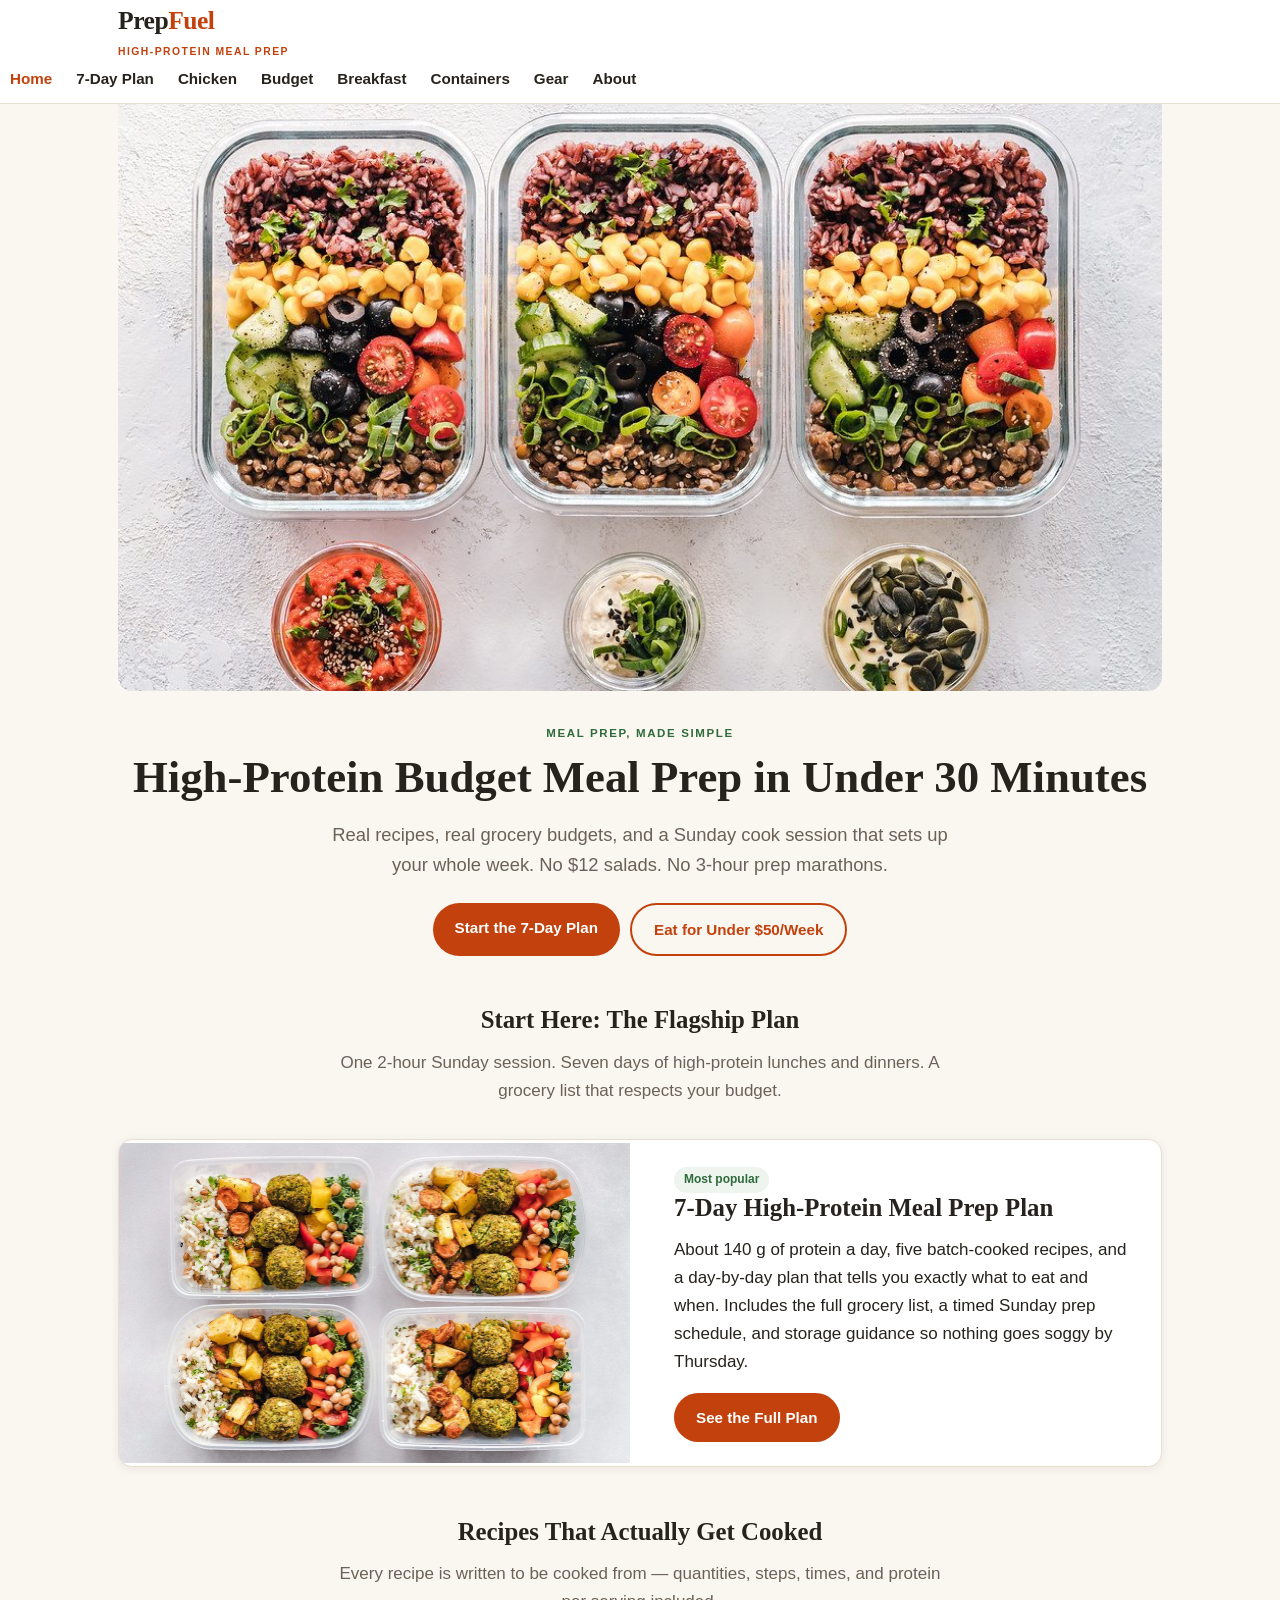
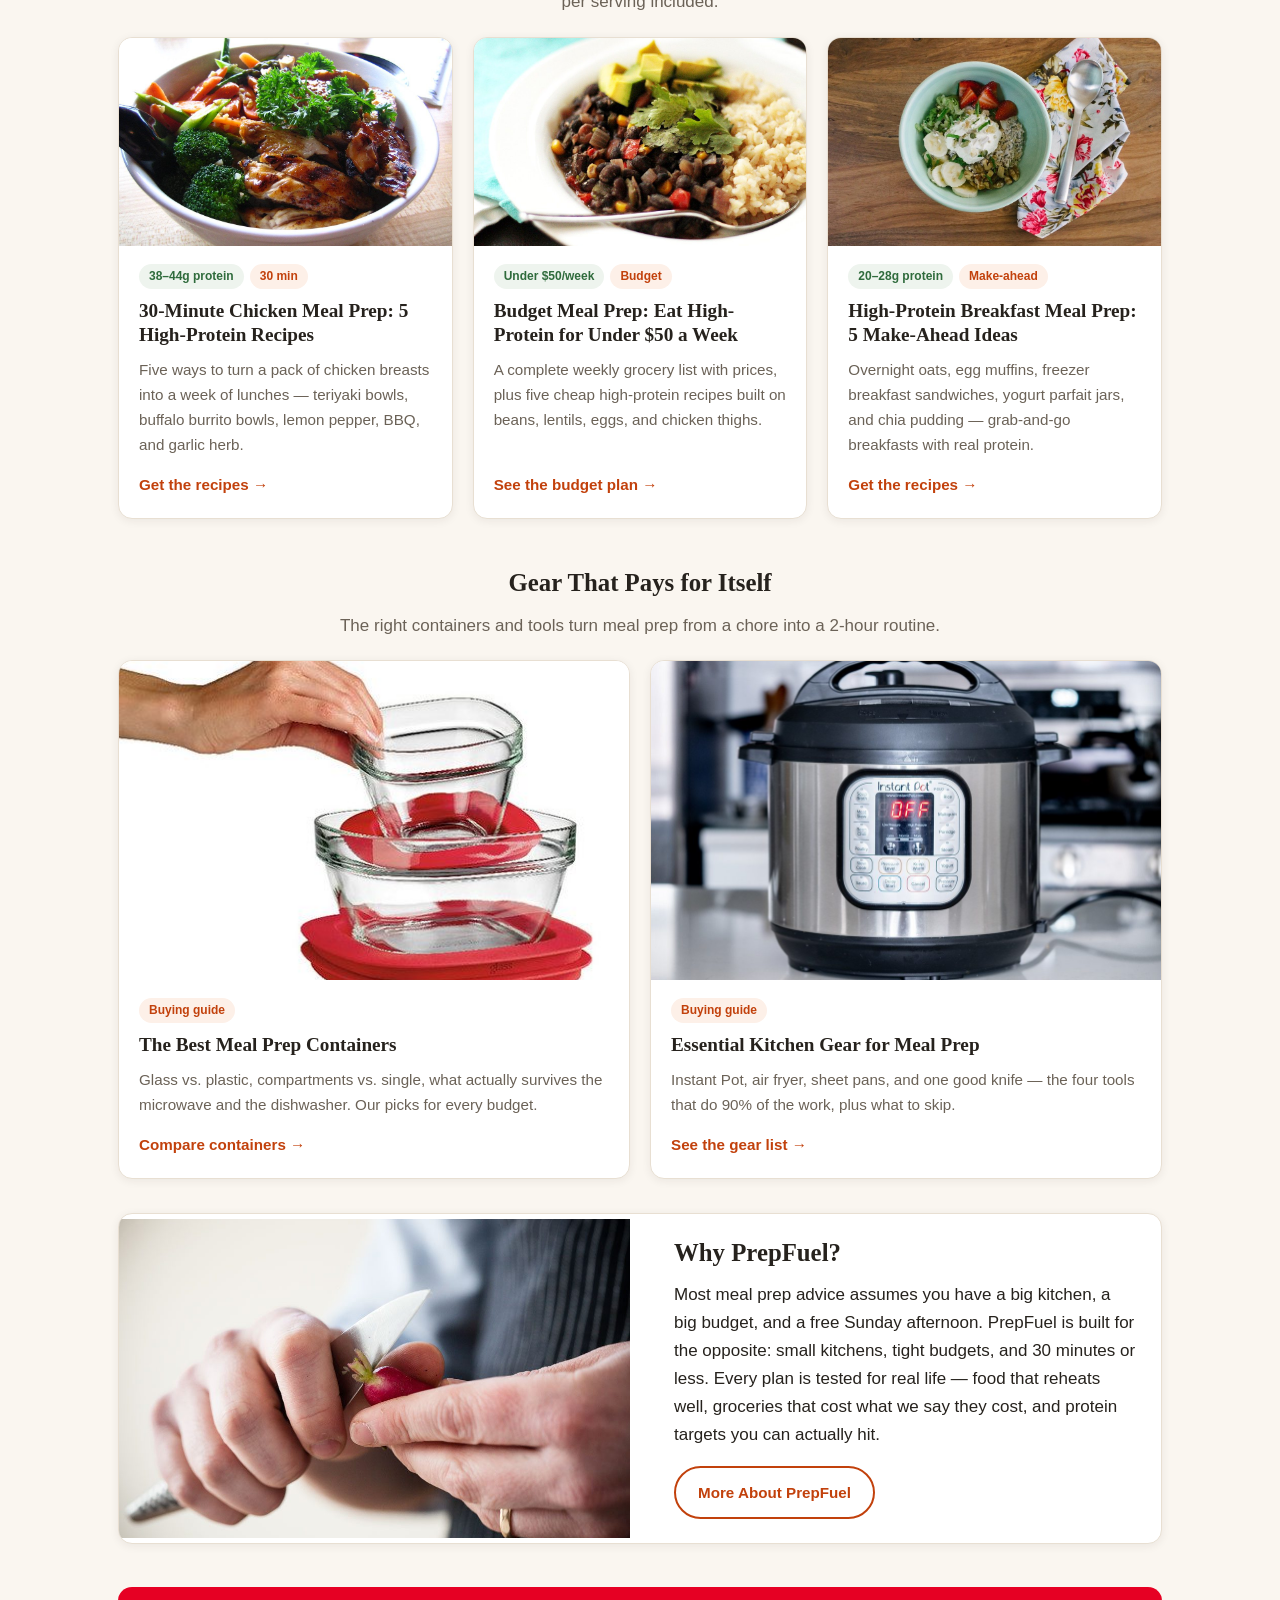
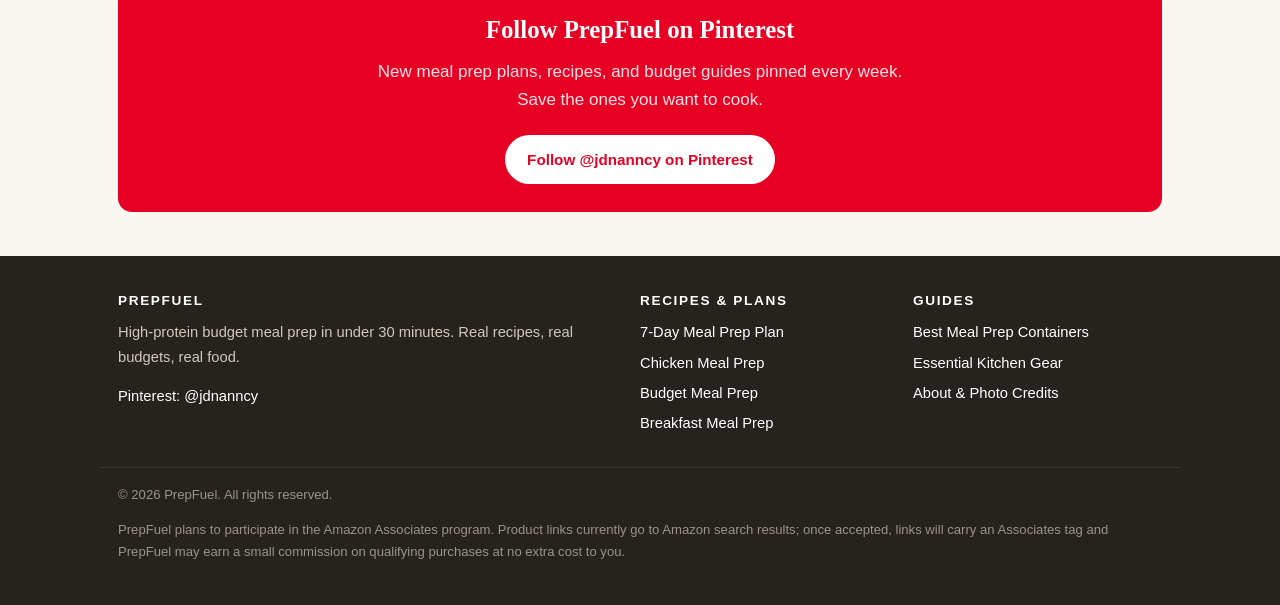
<file: index.html>
<!DOCTYPE html>
<html lang="en">
<head>
  <meta charset="UTF-8">
  <meta name="viewport" content="width=device-width, initial-scale=1.0">
  <title>PrepFuel — High-Protein Budget Meal Prep in Under 30 Minutes</title>
  <meta name="description" content="PrepFuel helps you eat high-protein for less. Weekly meal prep plans, 30-minute chicken recipes, budget meal prep under $50 a week, and the gear that makes it easy.">
  <link rel="canonical" href="https://sundala1.github.io/prepfuel/">
  <meta property="og:type" content="website">
  <meta property="og:title" content="PrepFuel — High-Protein Budget Meal Prep in Under 30 Minutes">
  <meta property="og:description" content="Weekly meal prep plans, 30-minute high-protein recipes, and budget meal prep under $50 a week.">
  <meta property="og:url" content="https://sundala1.github.io/prepfuel/">
  <meta property="og:image" content="https://sundala1.github.io/prepfuel/assets/hero-meal-prep.jpg">
  <!-- TODO: Pinterest site verification — add the meta tag from Pinterest's claim flow here, e.g.
       <meta name="p:domain_verify" content="PASTE_VERIFICATION_CODE_HERE"> -->
    <meta name="p:domain_verify" content="316eff2727f14378772ca2f411aa67e2"/>
  <link rel="stylesheet" href="styles.css">
  <script src="script.js" defer></script>
</head>
<body>
  <header class="site-header">
    <div class="header-inner">
      <a class="logo" href="index.html">Prep<span>Fuel</span><span class="logo-tag">High-protein meal prep</span></a>
      <button class="nav-toggle" aria-label="Toggle navigation" aria-expanded="false" aria-controls="main-nav">&#9776;</button>
    </div>
    <nav class="main-nav" id="main-nav" aria-label="Main navigation">
      <ul>
        <li><a href="index.html" class="active">Home</a></li>
        <li><a href="7-day-meal-prep-plan.html">7-Day Plan</a></li>
        <li><a href="chicken-meal-prep.html">Chicken</a></li>
        <li><a href="budget-meal-prep.html">Budget</a></li>
        <li><a href="high-protein-breakfast-meal-prep.html">Breakfast</a></li>
        <li><a href="best-meal-prep-containers.html">Containers</a></li>
        <li><a href="essential-kitchen-gear.html">Gear</a></li>
        <li><a href="about.html">About</a></li>
      </ul>
    </nav>
  </header>

  <main>
    <section class="hero">
      <div class="wrap">
        <img class="hero-img" src="assets/hero-meal-prep.jpg" alt="Three glass meal prep containers filled with colorful grain bowls, chickpeas, and vegetables" width="1024" height="768">
        <div class="hero-text">
          <span class="eyebrow">Meal prep, made simple</span>
          <h1>High-Protein Budget Meal Prep in Under 30 Minutes</h1>
          <p class="lede">Real recipes, real grocery budgets, and a Sunday cook session that sets up your whole week. No $12 salads. No 3-hour prep marathons.</p>
          <div class="btn-row">
            <a class="btn" href="7-day-meal-prep-plan.html">Start the 7-Day Plan</a>
            <a class="btn btn-outline" href="budget-meal-prep.html">Eat for Under $50/Week</a>
          </div>
        </div>
      </div>
    </section>

    <section class="wrap" aria-labelledby="featured-heading">
      <div class="section-head">
        <h2 id="featured-heading">Start Here: The Flagship Plan</h2>
        <p>One 2-hour Sunday session. Seven days of high-protein lunches and dinners. A grocery list that respects your budget.</p>
      </div>
      <article class="feature">
        <img src="assets/plan-7day.jpg" alt="Four meal prep containers with falafel, rice, chickpeas, and roasted vegetables" width="1024" height="768" loading="lazy">
        <div class="feature-body">
          <span class="chip">Most popular</span>
          <h2>7-Day High-Protein Meal Prep Plan</h2>
          <p>About 140&nbsp;g of protein a day, five batch-cooked recipes, and a day-by-day plan that tells you exactly what to eat and when. Includes the full grocery list, a timed Sunday prep schedule, and storage guidance so nothing goes soggy by Thursday.</p>
          <a class="btn" href="7-day-meal-prep-plan.html">See the Full Plan</a>
        </div>
      </article>
    </section>

    <section class="wrap" aria-labelledby="recipes-heading">
      <div class="section-head">
        <h2 id="recipes-heading">Recipes That Actually Get Cooked</h2>
        <p>Every recipe is written to be cooked from — quantities, steps, times, and protein per serving included.</p>
      </div>
      <div class="card-grid">
        <article class="card">
          <img src="assets/chicken-teriyaki-bowl.jpg" alt="Teriyaki chicken rice bowl with broccoli and carrots" width="1024" height="768" loading="lazy">
          <div class="card-body">
            <div class="card-meta"><span class="chip">38–44g protein</span><span class="chip orange">30 min</span></div>
            <h3><a href="chicken-meal-prep.html">30-Minute Chicken Meal Prep: 5 High-Protein Recipes</a></h3>
            <p>Five ways to turn a pack of chicken breasts into a week of lunches — teriyaki bowls, buffalo burrito bowls, lemon pepper, BBQ, and garlic herb.</p>
            <a class="read-more" href="chicken-meal-prep.html">Get the recipes &rarr;</a>
          </div>
        </article>
        <article class="card">
          <img src="assets/black-bean-bowl.jpg" alt="Black bean stew with rice and avocado in a white bowl" width="1024" height="683" loading="lazy">
          <div class="card-body">
            <div class="card-meta"><span class="chip">Under $50/week</span><span class="chip orange">Budget</span></div>
            <h3><a href="budget-meal-prep.html">Budget Meal Prep: Eat High-Protein for Under $50 a Week</a></h3>
            <p>A complete weekly grocery list with prices, plus five cheap high-protein recipes built on beans, lentils, eggs, and chicken thighs.</p>
            <a class="read-more" href="budget-meal-prep.html">See the budget plan &rarr;</a>
          </div>
        </article>
        <article class="card">
          <img src="assets/overnight-oats.jpg" alt="Overnight oats bowl topped with strawberries, banana, and walnuts" width="1000" height="667" loading="lazy">
          <div class="card-body">
            <div class="card-meta"><span class="chip">20–28g protein</span><span class="chip orange">Make-ahead</span></div>
            <h3><a href="high-protein-breakfast-meal-prep.html">High-Protein Breakfast Meal Prep: 5 Make-Ahead Ideas</a></h3>
            <p>Overnight oats, egg muffins, freezer breakfast sandwiches, yogurt parfait jars, and chia pudding — grab-and-go breakfasts with real protein.</p>
            <a class="read-more" href="high-protein-breakfast-meal-prep.html">Get the recipes &rarr;</a>
          </div>
        </article>
      </div>
    </section>

    <section class="wrap" aria-labelledby="gear-heading">
      <div class="section-head">
        <h2 id="gear-heading">Gear That Pays for Itself</h2>
        <p>The right containers and tools turn meal prep from a chore into a 2-hour routine.</p>
      </div>
      <div class="card-grid two">
        <article class="card">
          <img src="assets/glass-containers.jpg" alt="Stacked glass food storage containers with red lids" width="500" height="375" loading="lazy">
          <div class="card-body">
            <div class="card-meta"><span class="chip orange">Buying guide</span></div>
            <h3><a href="best-meal-prep-containers.html">The Best Meal Prep Containers</a></h3>
            <p>Glass vs. plastic, compartments vs. single, what actually survives the microwave and the dishwasher. Our picks for every budget.</p>
            <a class="read-more" href="best-meal-prep-containers.html">Compare containers &rarr;</a>
          </div>
        </article>
        <article class="card">
          <img src="assets/instant-pot.jpg" alt="Stainless steel Instant Pot pressure cooker on a kitchen counter" width="1024" height="768" loading="lazy">
          <div class="card-body">
            <div class="card-meta"><span class="chip orange">Buying guide</span></div>
            <h3><a href="essential-kitchen-gear.html">Essential Kitchen Gear for Meal Prep</a></h3>
            <p>Instant Pot, air fryer, sheet pans, and one good knife — the four tools that do 90% of the work, plus what to skip.</p>
            <a class="read-more" href="essential-kitchen-gear.html">See the gear list &rarr;</a>
          </div>
        </article>
      </div>
    </section>

    <section class="wrap" aria-labelledby="about-heading">
      <article class="feature">
        <img src="assets/hands-radish.jpg" alt="Hands trimming a fresh radish with a small knife" width="1000" height="667" loading="lazy">
        <div class="feature-body">
          <h2 id="about-heading">Why PrepFuel?</h2>
          <p>Most meal prep advice assumes you have a big kitchen, a big budget, and a free Sunday afternoon. PrepFuel is built for the opposite: small kitchens, tight budgets, and 30 minutes or less. Every plan is tested for real life — food that reheats well, groceries that cost what we say they cost, and protein targets you can actually hit.</p>
          <a class="btn btn-outline" href="about.html">More About PrepFuel</a>
        </div>
      </article>
    </section>

    <section class="wrap">
      <div class="pin-band">
        <h2>Follow PrepFuel on Pinterest</h2>
        <p>New meal prep plans, recipes, and budget guides pinned every week. Save the ones you want to cook.</p>
        <a class="btn" href="https://www.pinterest.com/jdnanncy/" target="_blank" rel="noopener">Follow @jdnanncy on Pinterest</a>
      </div>
    </section>
  </main>

  <footer class="site-footer">
    <div class="footer-grid">
      <div>
        <h4>PrepFuel</h4>
        <p>High-protein budget meal prep in under 30 minutes. Real recipes, real budgets, real food.</p>
        <p><a href="https://www.pinterest.com/jdnanncy/" target="_blank" rel="noopener">Pinterest: @jdnanncy</a></p>
      </div>
      <div>
        <h4>Recipes &amp; Plans</h4>
        <ul>
          <li><a href="7-day-meal-prep-plan.html">7-Day Meal Prep Plan</a></li>
          <li><a href="chicken-meal-prep.html">Chicken Meal Prep</a></li>
          <li><a href="budget-meal-prep.html">Budget Meal Prep</a></li>
          <li><a href="high-protein-breakfast-meal-prep.html">Breakfast Meal Prep</a></li>
        </ul>
      </div>
      <div>
        <h4>Guides</h4>
        <ul>
          <li><a href="best-meal-prep-containers.html">Best Meal Prep Containers</a></li>
          <li><a href="essential-kitchen-gear.html">Essential Kitchen Gear</a></li>
          <li><a href="about.html">About &amp; Photo Credits</a></li>
        </ul>
      </div>
    </div>
    <div class="footer-bottom">
      <p>&copy; <span id="year">2026</span> PrepFuel. All rights reserved.</p>
      <p>PrepFuel plans to participate in the Amazon Associates program. Product links currently go to Amazon search results; once accepted, links will carry an Associates tag and PrepFuel may earn a small commission on qualifying purchases at no extra cost to you.</p>
    </div>
  </footer>
</body>
</html>
</file>
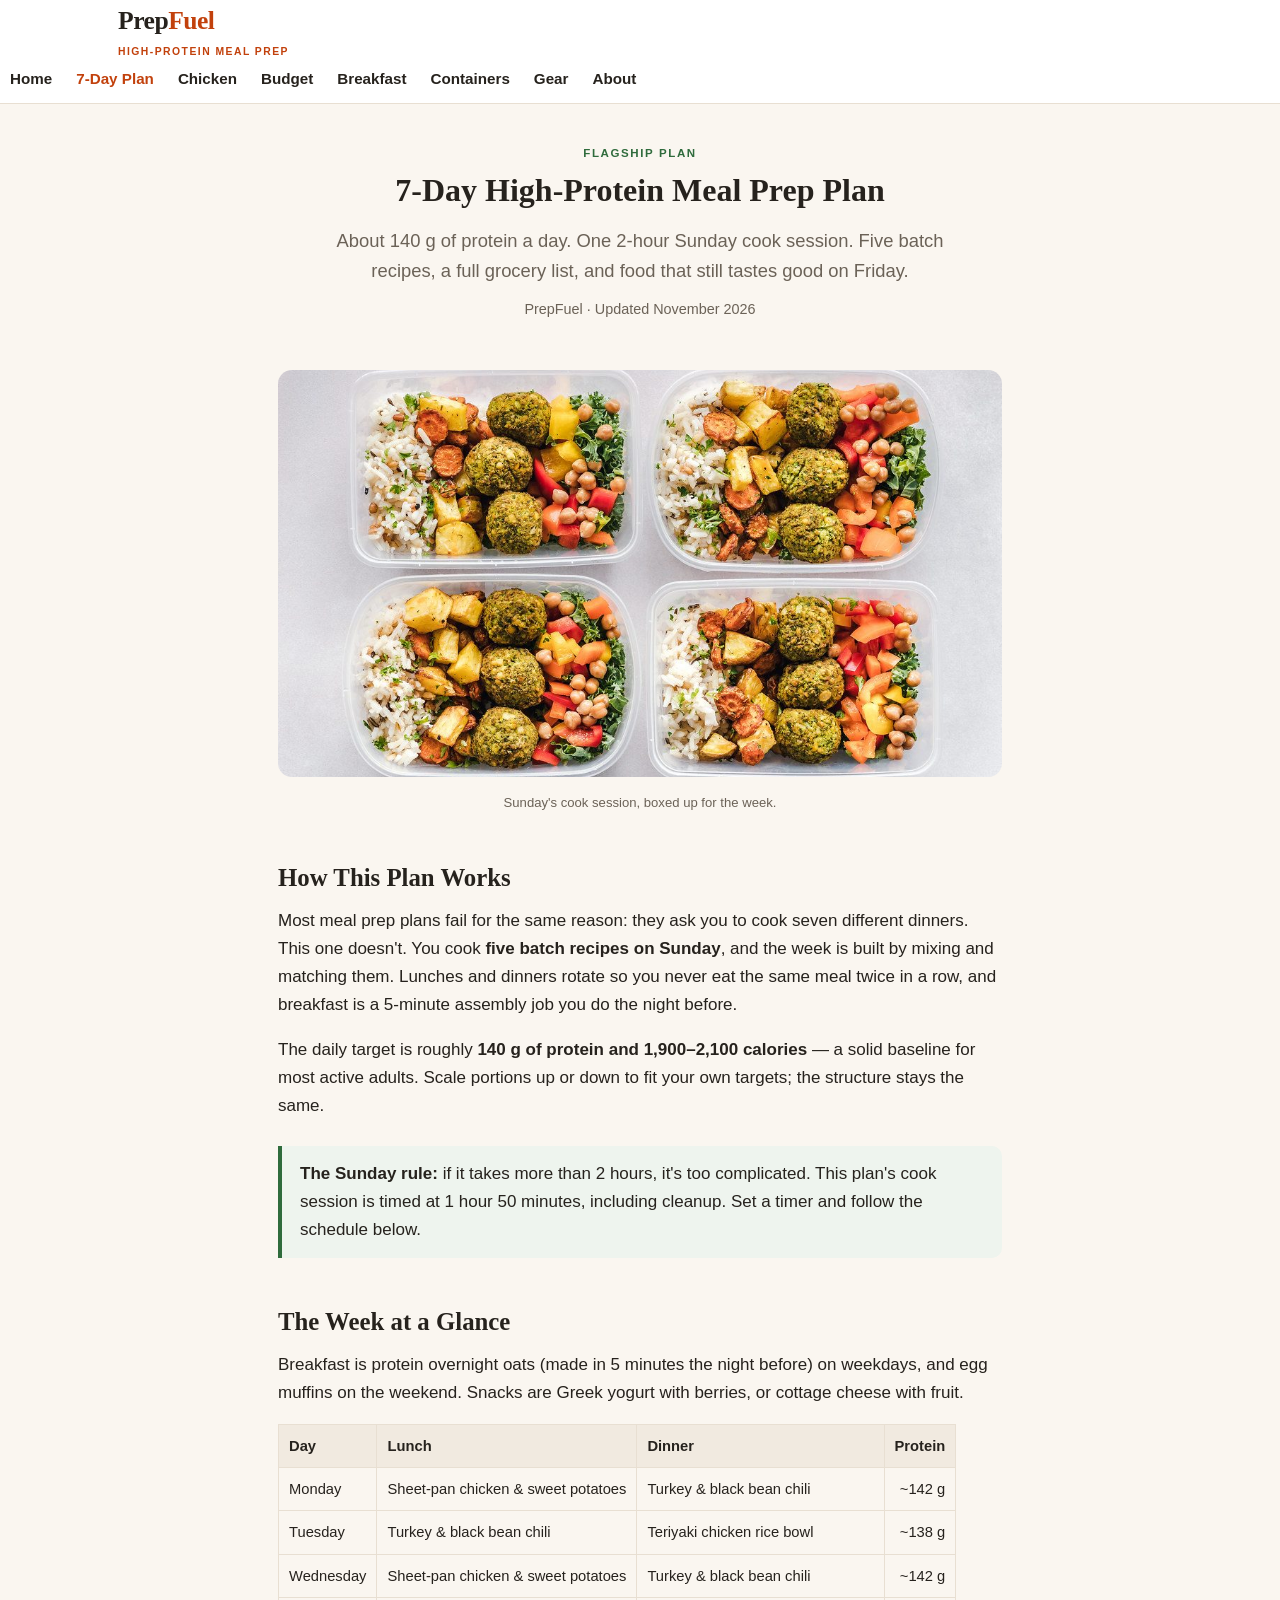
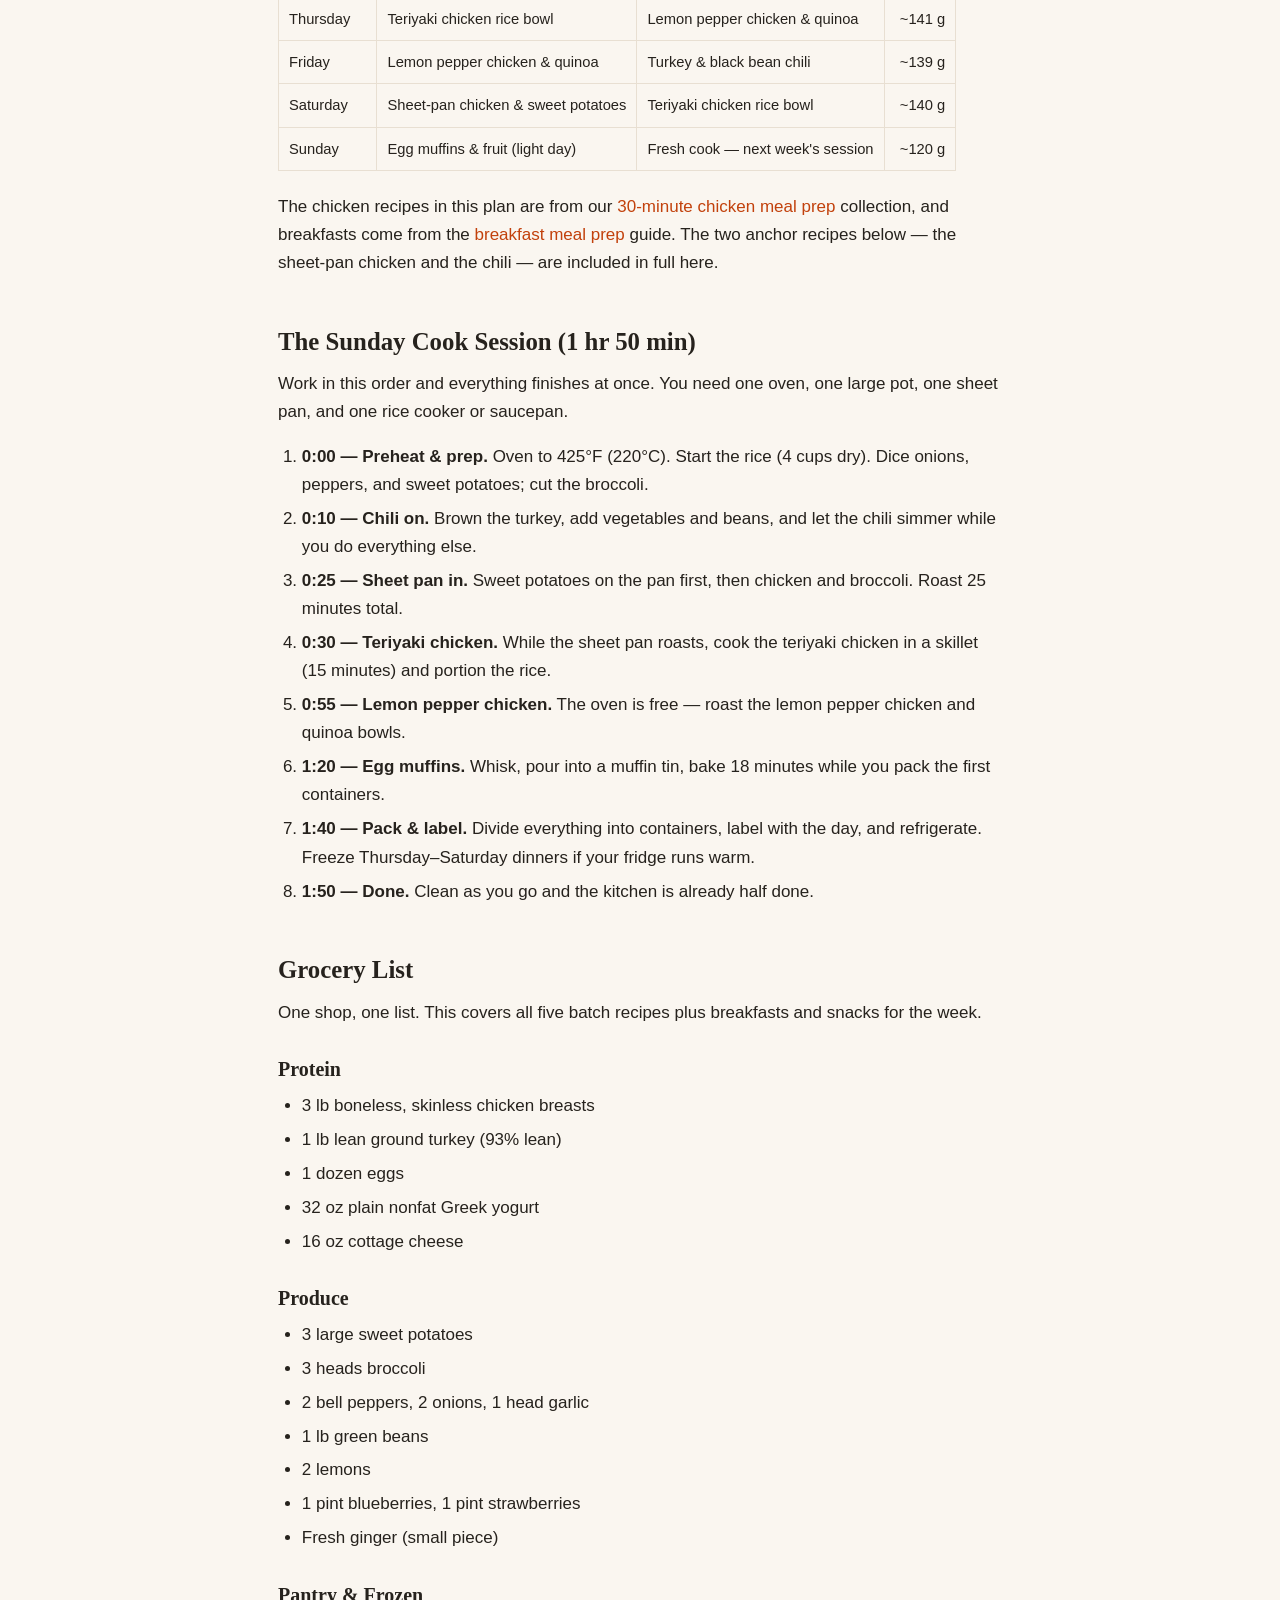
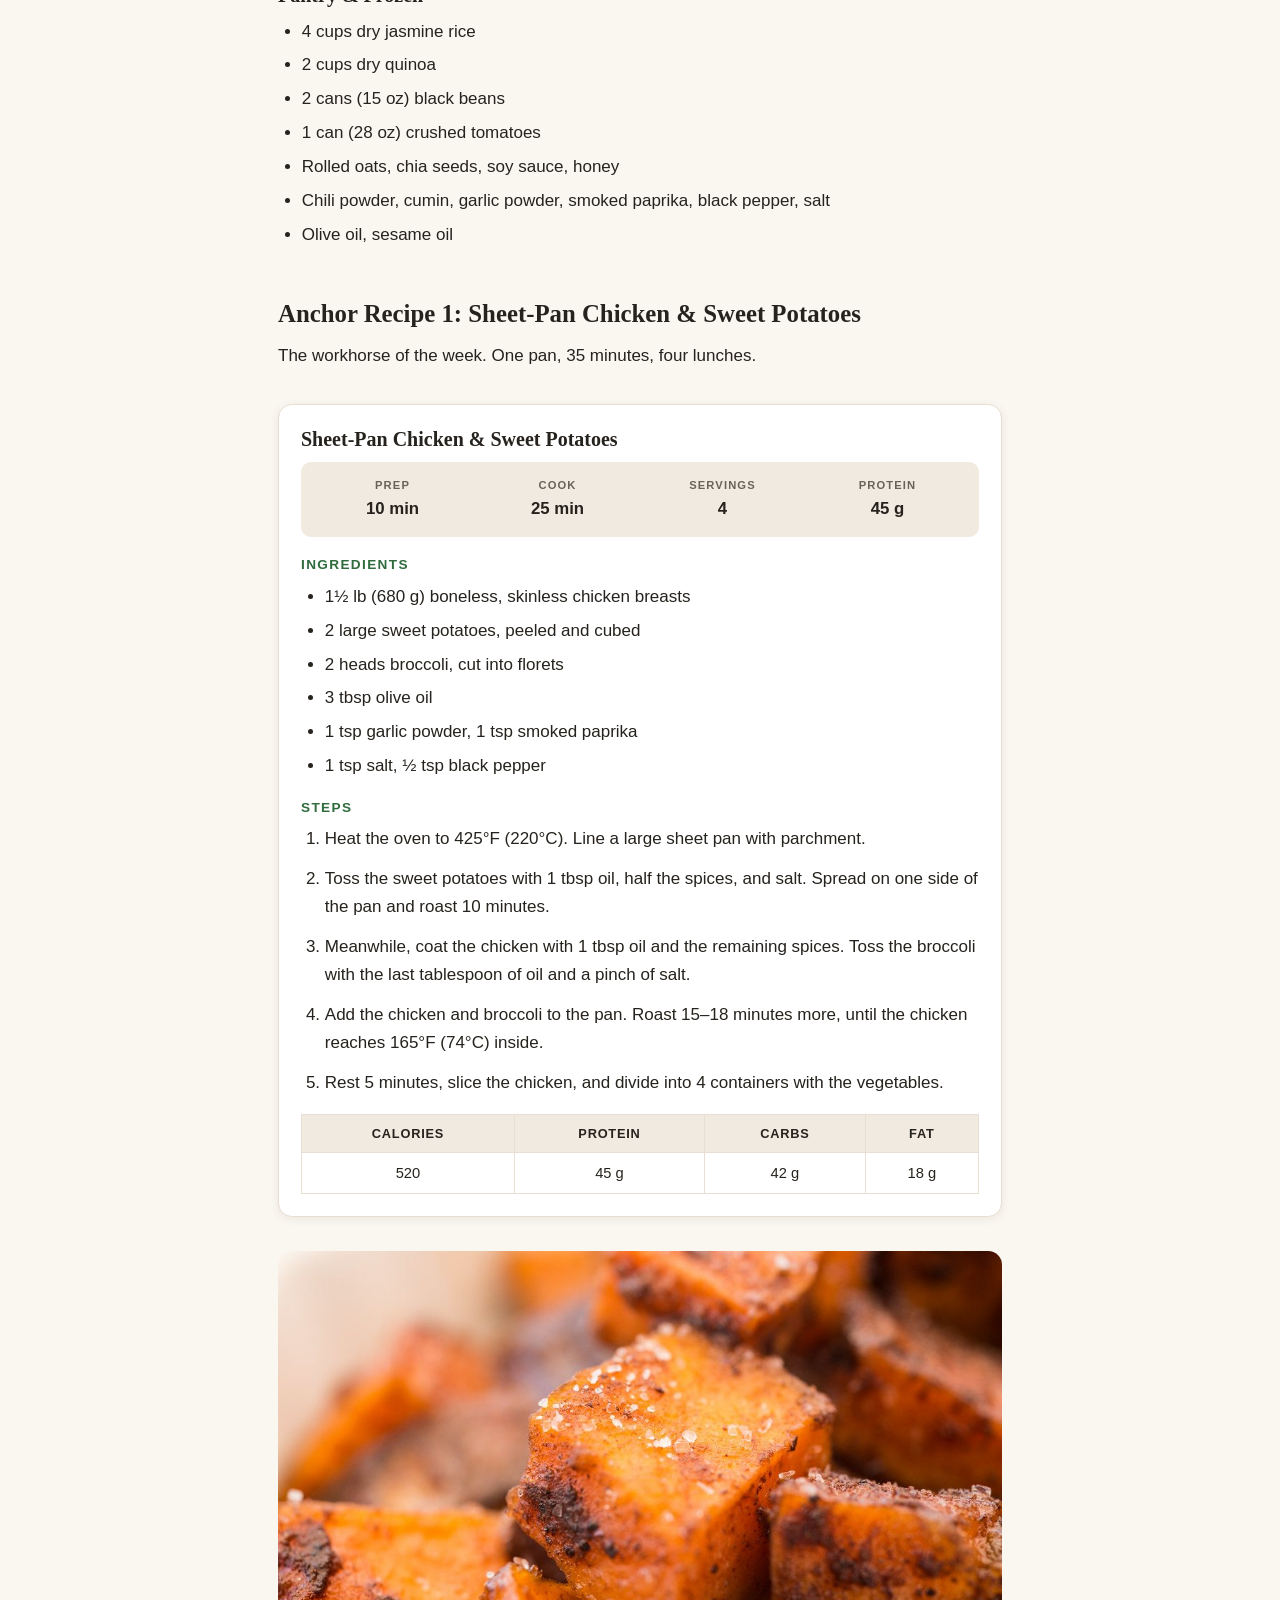
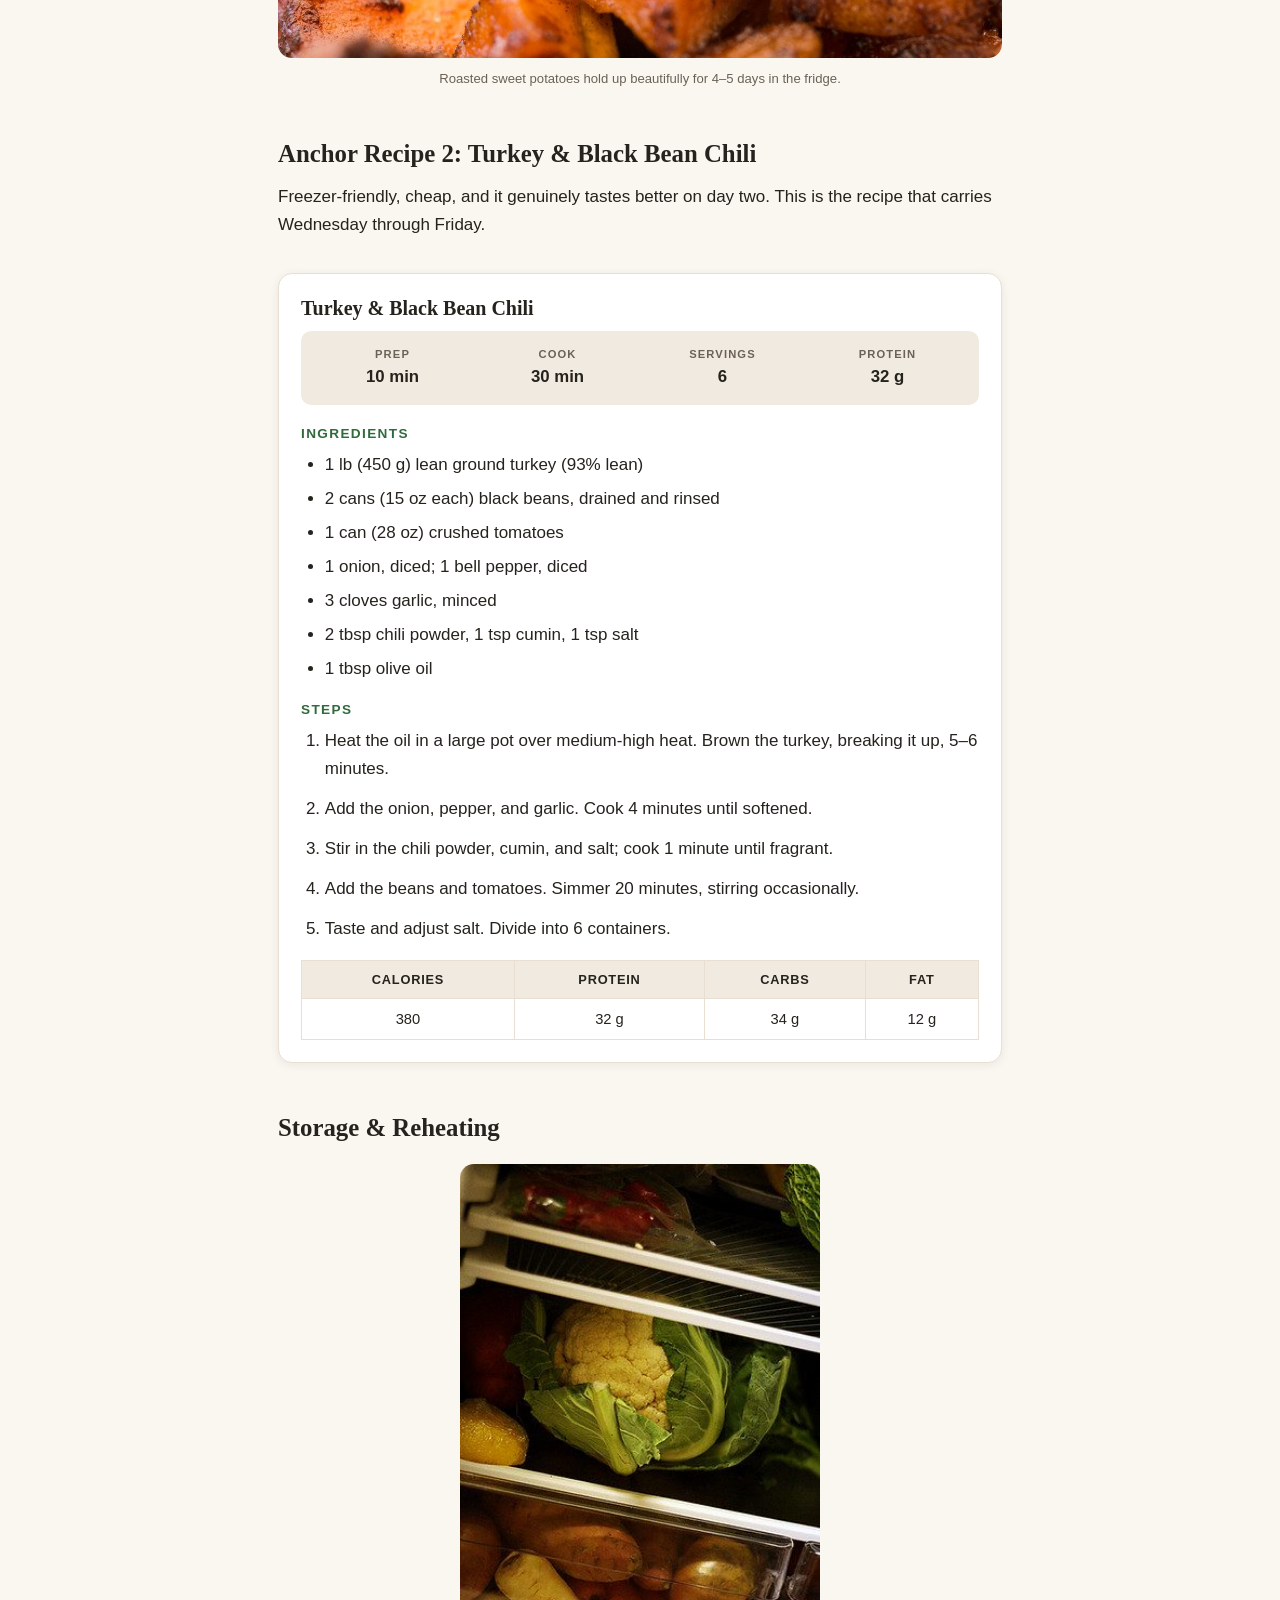
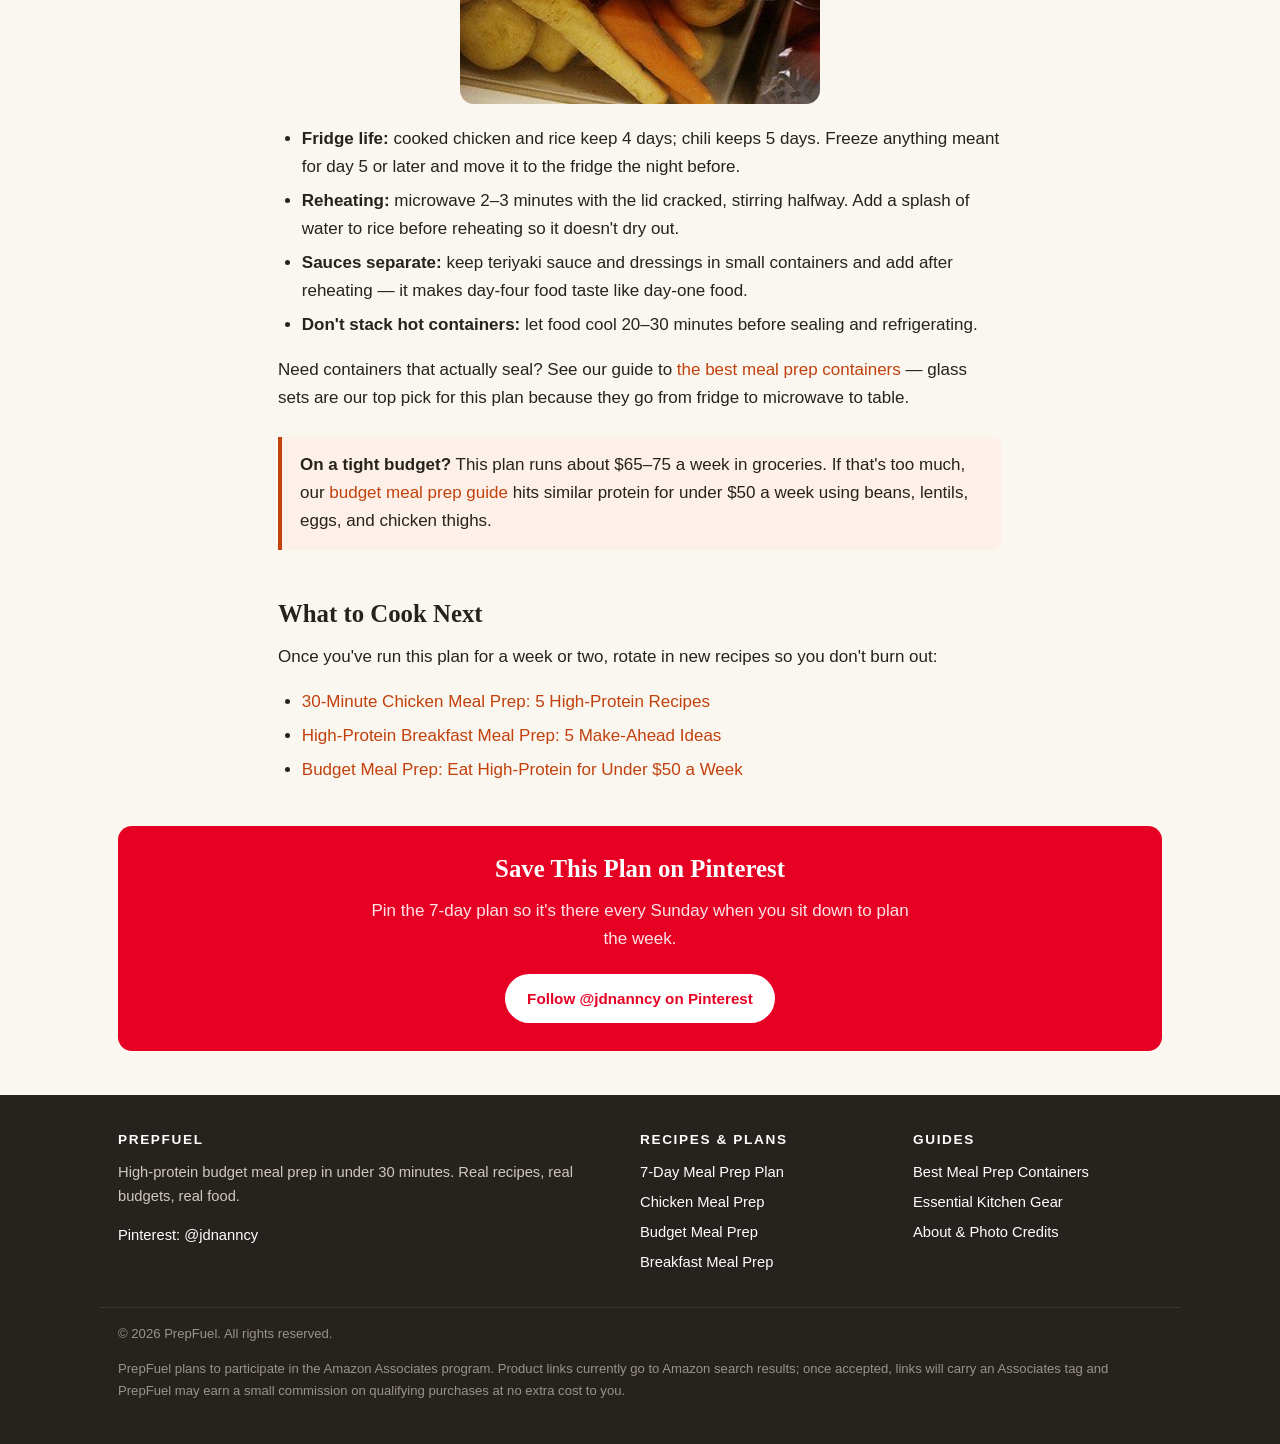
<file: 7-day-meal-prep-plan.html>
<!DOCTYPE html>
<html lang="en">
<head>
  <meta charset="UTF-8">
  <meta name="viewport" content="width=device-width, initial-scale=1.0">
  <title>7-Day High-Protein Meal Prep Plan (140g Protein/Day) | PrepFuel</title>
  <meta name="description" content="A complete 7-day high-protein meal prep plan: about 140g of protein a day, one 2-hour Sunday cook session, a full grocery list, and recipes that reheat well all week.">
  <link rel="canonical" href="https://sundala1.github.io/prepfuel/7-day-meal-prep-plan.html">
  <meta property="og:type" content="article">
  <meta property="og:title" content="7-Day High-Protein Meal Prep Plan (140g Protein/Day)">
  <meta property="og:description" content="One 2-hour Sunday session. Seven days of high-protein meals. Full grocery list and day-by-day plan included.">
  <meta property="og:url" content="https://sundala1.github.io/prepfuel/7-day-meal-prep-plan.html">
  <meta property="og:image" content="https://sundala1.github.io/prepfuel/assets/plan-7day.jpg">
  <!-- TODO: Pinterest site verification — add the meta tag from Pinterest's claim flow here, e.g.
       <meta name="p:domain_verify" content="PASTE_VERIFICATION_CODE_HERE"> -->
  <link rel="stylesheet" href="styles.css">
  <script src="script.js" defer></script>
  <script type="application/ld+json">
  {
    "@context": "https://schema.org",
    "@type": "Recipe",
    "name": "Sheet-Pan Chicken and Sweet Potatoes",
    "image": "https://sundala1.github.io/prepfuel/assets/sweet-potatoes.jpg",
    "author": { "@type": "Organization", "name": "PrepFuel" },
    "description": "One-pan chicken breasts with roasted sweet potatoes and broccoli — the batch-cook anchor of the 7-day plan.",
    "prepTime": "PT10M",
    "cookTime": "PT25M",
    "totalTime": "PT35M",
    "recipeYield": "4 servings",
    "recipeCategory": "Dinner",
    "recipeCuisine": "American",
    "nutrition": { "@type": "NutritionInformation", "calories": "520 calories", "proteinContent": "45 grams", "carbohydrateContent": "42 grams", "fatContent": "18 grams" },
    "recipeIngredient": [
      "1 1/2 lb (680 g) boneless, skinless chicken breasts",
      "2 large sweet potatoes, peeled and cubed",
      "2 heads broccoli, cut into florets",
      "3 tbsp olive oil",
      "1 tsp garlic powder",
      "1 tsp smoked paprika",
      "1 tsp salt",
      "1/2 tsp black pepper"
    ],
    "recipeInstructions": [
      { "@type": "HowToStep", "text": "Heat the oven to 425°F (220°C). Line a large sheet pan with parchment." },
      { "@type": "HowToStep", "text": "Toss the sweet potatoes with 1 tablespoon of oil, half the spices, and salt. Spread on one side of the pan and roast 10 minutes." },
      { "@type": "HowToStep", "text": "Meanwhile, coat the chicken with 1 tablespoon of oil and the remaining spices. Toss the broccoli with the last tablespoon of oil and a pinch of salt." },
      { "@type": "HowToStep", "text": "Add the chicken and broccoli to the pan. Roast 15–18 minutes more, until the chicken reaches 165°F (74°C) inside." },
      { "@type": "HowToStep", "text": "Rest 5 minutes, slice the chicken, and divide into 4 containers with the vegetables." }
    ]
  }
  </script>
  <script type="application/ld+json">
  {
    "@context": "https://schema.org",
    "@type": "Recipe",
    "name": "Turkey and Black Bean Chili",
    "image": "https://sundala1.github.io/prepfuel/assets/black-bean-bowl.jpg",
    "author": { "@type": "Organization", "name": "PrepFuel" },
    "description": "A big-batch, freezer-friendly chili with lean ground turkey and black beans — 32 g of protein per serving.",
    "prepTime": "PT10M",
    "cookTime": "PT30M",
    "totalTime": "PT40M",
    "recipeYield": "6 servings",
    "recipeCategory": "Dinner",
    "recipeCuisine": "American",
    "nutrition": { "@type": "NutritionInformation", "calories": "380 calories", "proteinContent": "32 grams", "carbohydrateContent": "34 grams", "fatContent": "12 grams" },
    "recipeIngredient": [
      "1 lb (450 g) lean ground turkey (93% lean)",
      "2 cans (15 oz each) black beans, drained and rinsed",
      "1 can (28 oz) crushed tomatoes",
      "1 onion, diced",
      "1 bell pepper, diced",
      "3 cloves garlic, minced",
      "2 tbsp chili powder",
      "1 tsp cumin",
      "1 tsp salt",
      "1 tbsp olive oil"
    ],
    "recipeInstructions": [
      { "@type": "HowToStep", "text": "Heat the oil in a large pot over medium-high heat. Brown the turkey, breaking it up, 5–6 minutes." },
      { "@type": "HowToStep", "text": "Add the onion, pepper, and garlic. Cook 4 minutes until softened." },
      { "@type": "HowToStep", "text": "Stir in the chili powder, cumin, and salt; cook 1 minute until fragrant." },
      { "@type": "HowToStep", "text": "Add the beans and tomatoes. Simmer 20 minutes, stirring occasionally." },
      { "@type": "HowToStep", "text": "Taste and adjust salt. Divide into 6 containers." }
    ]
  }
  </script>
</head>
<body>
  <header class="site-header">
    <div class="header-inner">
      <a class="logo" href="index.html">Prep<span>Fuel</span><span class="logo-tag">High-protein meal prep</span></a>
      <button class="nav-toggle" aria-label="Toggle navigation" aria-expanded="false" aria-controls="main-nav">&#9776;</button>
    </div>
    <nav class="main-nav" id="main-nav" aria-label="Main navigation">
      <ul>
        <li><a href="index.html">Home</a></li>
        <li><a href="7-day-meal-prep-plan.html" class="active">7-Day Plan</a></li>
        <li><a href="chicken-meal-prep.html">Chicken</a></li>
        <li><a href="budget-meal-prep.html">Budget</a></li>
        <li><a href="high-protein-breakfast-meal-prep.html">Breakfast</a></li>
        <li><a href="best-meal-prep-containers.html">Containers</a></li>
        <li><a href="essential-kitchen-gear.html">Gear</a></li>
        <li><a href="about.html">About</a></li>
      </ul>
    </nav>
  </header>

  <main>
    <article class="narrow">
      <header class="article-head">
        <span class="eyebrow">Flagship plan</span>
        <h1>7-Day High-Protein Meal Prep Plan</h1>
        <p class="lede">About 140&nbsp;g of protein a day. One 2-hour Sunday cook session. Five batch recipes, a full grocery list, and food that still tastes good on Friday.</p>
        <p class="byline">PrepFuel &middot; Updated November 2026</p>
      </header>

      <img class="article-img" src="assets/plan-7day.jpg" alt="Four meal prep containers with falafel, rice, chickpeas, and roasted vegetables" width="1024" height="768">
      <p class="caption">Sunday's cook session, boxed up for the week.</p>

      <h2>How This Plan Works</h2>
      <p>Most meal prep plans fail for the same reason: they ask you to cook seven different dinners. This one doesn't. You cook <strong>five batch recipes on Sunday</strong>, and the week is built by mixing and matching them. Lunches and dinners rotate so you never eat the same meal twice in a row, and breakfast is a 5-minute assembly job you do the night before.</p>
      <p>The daily target is roughly <strong>140&nbsp;g of protein and 1,900–2,100 calories</strong> — a solid baseline for most active adults. Scale portions up or down to fit your own targets; the structure stays the same.</p>

      <div class="callout">
        <p><strong>The Sunday rule:</strong> if it takes more than 2 hours, it's too complicated. This plan's cook session is timed at 1 hour 50 minutes, including cleanup. Set a timer and follow the schedule below.</p>
      </div>

      <h2>The Week at a Glance</h2>
      <p>Breakfast is protein overnight oats (made in 5 minutes the night before) on weekdays, and egg muffins on the weekend. Snacks are Greek yogurt with berries, or cottage cheese with fruit.</p>
      <table class="data-table">
        <thead>
          <tr><th>Day</th><th>Lunch</th><th>Dinner</th><th>Protein</th></tr>
        </thead>
        <tbody>
          <tr><td>Monday</td><td>Sheet-pan chicken &amp; sweet potatoes</td><td>Turkey &amp; black bean chili</td><td class="num">~142 g</td></tr>
          <tr><td>Tuesday</td><td>Turkey &amp; black bean chili</td><td>Teriyaki chicken rice bowl</td><td class="num">~138 g</td></tr>
          <tr><td>Wednesday</td><td>Sheet-pan chicken &amp; sweet potatoes</td><td>Turkey &amp; black bean chili</td><td class="num">~142 g</td></tr>
          <tr><td>Thursday</td><td>Teriyaki chicken rice bowl</td><td>Lemon pepper chicken &amp; quinoa</td><td class="num">~141 g</td></tr>
          <tr><td>Friday</td><td>Lemon pepper chicken &amp; quinoa</td><td>Turkey &amp; black bean chili</td><td class="num">~139 g</td></tr>
          <tr><td>Saturday</td><td>Sheet-pan chicken &amp; sweet potatoes</td><td>Teriyaki chicken rice bowl</td><td class="num">~140 g</td></tr>
          <tr><td>Sunday</td><td>Egg muffins &amp; fruit (light day)</td><td>Fresh cook — next week's session</td><td class="num">~120 g</td></tr>
        </tbody>
      </table>
      <p>The chicken recipes in this plan are from our <a href="chicken-meal-prep.html">30-minute chicken meal prep</a> collection, and breakfasts come from the <a href="high-protein-breakfast-meal-prep.html">breakfast meal prep</a> guide. The two anchor recipes below — the sheet-pan chicken and the chili — are included in full here.</p>

      <h2>The Sunday Cook Session (1 hr 50 min)</h2>
      <p>Work in this order and everything finishes at once. You need one oven, one large pot, one sheet pan, and one rice cooker or saucepan.</p>
      <ol>
        <li><strong>0:00 — Preheat &amp; prep.</strong> Oven to 425&deg;F (220&deg;C). Start the rice (4 cups dry). Dice onions, peppers, and sweet potatoes; cut the broccoli.</li>
        <li><strong>0:10 — Chili on.</strong> Brown the turkey, add vegetables and beans, and let the chili simmer while you do everything else.</li>
        <li><strong>0:25 — Sheet pan in.</strong> Sweet potatoes on the pan first, then chicken and broccoli. Roast 25 minutes total.</li>
        <li><strong>0:30 — Teriyaki chicken.</strong> While the sheet pan roasts, cook the teriyaki chicken in a skillet (15 minutes) and portion the rice.</li>
        <li><strong>0:55 — Lemon pepper chicken.</strong> The oven is free — roast the lemon pepper chicken and quinoa bowls.</li>
        <li><strong>1:20 — Egg muffins.</strong> Whisk, pour into a muffin tin, bake 18 minutes while you pack the first containers.</li>
        <li><strong>1:40 — Pack &amp; label.</strong> Divide everything into containers, label with the day, and refrigerate. Freeze Thursday–Saturday dinners if your fridge runs warm.</li>
        <li><strong>1:50 — Done.</strong> Clean as you go and the kitchen is already half done.</li>
      </ol>

      <h2>Grocery List</h2>
      <p>One shop, one list. This covers all five batch recipes plus breakfasts and snacks for the week.</p>
      <h3>Protein</h3>
      <ul>
        <li>3 lb boneless, skinless chicken breasts</li>
        <li>1 lb lean ground turkey (93% lean)</li>
        <li>1 dozen eggs</li>
        <li>32 oz plain nonfat Greek yogurt</li>
        <li>16 oz cottage cheese</li>
      </ul>
      <h3>Produce</h3>
      <ul>
        <li>3 large sweet potatoes</li>
        <li>3 heads broccoli</li>
        <li>2 bell peppers, 2 onions, 1 head garlic</li>
        <li>1 lb green beans</li>
        <li>2 lemons</li>
        <li>1 pint blueberries, 1 pint strawberries</li>
        <li>Fresh ginger (small piece)</li>
      </ul>
      <h3>Pantry &amp; Frozen</h3>
      <ul>
        <li>4 cups dry jasmine rice</li>
        <li>2 cups dry quinoa</li>
        <li>2 cans (15 oz) black beans</li>
        <li>1 can (28 oz) crushed tomatoes</li>
        <li>Rolled oats, chia seeds, soy sauce, honey</li>
        <li>Chili powder, cumin, garlic powder, smoked paprika, black pepper, salt</li>
        <li>Olive oil, sesame oil</li>
      </ul>

      <h2>Anchor Recipe 1: Sheet-Pan Chicken &amp; Sweet Potatoes</h2>
      <p>The workhorse of the week. One pan, 35 minutes, four lunches.</p>
      <section class="recipe" aria-label="Sheet-pan chicken and sweet potatoes recipe">
        <h3>Sheet-Pan Chicken &amp; Sweet Potatoes</h3>
        <div class="recipe-meta">
          <div><span>Prep</span><strong>10 min</strong></div>
          <div><span>Cook</span><strong>25 min</strong></div>
          <div><span>Servings</span><strong>4</strong></div>
          <div><span>Protein</span><strong>45 g</strong></div>
        </div>
        <h4>Ingredients</h4>
        <ul>
          <li>1&frac12; lb (680 g) boneless, skinless chicken breasts</li>
          <li>2 large sweet potatoes, peeled and cubed</li>
          <li>2 heads broccoli, cut into florets</li>
          <li>3 tbsp olive oil</li>
          <li>1 tsp garlic powder, 1 tsp smoked paprika</li>
          <li>1 tsp salt, &frac12; tsp black pepper</li>
        </ul>
        <h4>Steps</h4>
        <ol>
          <li>Heat the oven to 425&deg;F (220&deg;C). Line a large sheet pan with parchment.</li>
          <li>Toss the sweet potatoes with 1 tbsp oil, half the spices, and salt. Spread on one side of the pan and roast 10 minutes.</li>
          <li>Meanwhile, coat the chicken with 1 tbsp oil and the remaining spices. Toss the broccoli with the last tablespoon of oil and a pinch of salt.</li>
          <li>Add the chicken and broccoli to the pan. Roast 15–18 minutes more, until the chicken reaches 165&deg;F (74&deg;C) inside.</li>
          <li>Rest 5 minutes, slice the chicken, and divide into 4 containers with the vegetables.</li>
        </ol>
        <table class="macros">
          <tr><th>Calories</th><th>Protein</th><th>Carbs</th><th>Fat</th></tr>
          <tr><td>520</td><td>45 g</td><td>42 g</td><td>18 g</td></tr>
        </table>
      </section>

      <img class="inline-img" src="assets/sweet-potatoes.jpg" alt="Close-up of roasted sweet potato cubes seasoned with spices" width="1023" height="683" loading="lazy">
      <p class="caption">Roasted sweet potatoes hold up beautifully for 4–5 days in the fridge.</p>

      <h2>Anchor Recipe 2: Turkey &amp; Black Bean Chili</h2>
      <p>Freezer-friendly, cheap, and it genuinely tastes better on day two. This is the recipe that carries Wednesday through Friday.</p>
      <section class="recipe" aria-label="Turkey and black bean chili recipe">
        <h3>Turkey &amp; Black Bean Chili</h3>
        <div class="recipe-meta">
          <div><span>Prep</span><strong>10 min</strong></div>
          <div><span>Cook</span><strong>30 min</strong></div>
          <div><span>Servings</span><strong>6</strong></div>
          <div><span>Protein</span><strong>32 g</strong></div>
        </div>
        <h4>Ingredients</h4>
        <ul>
          <li>1 lb (450 g) lean ground turkey (93% lean)</li>
          <li>2 cans (15 oz each) black beans, drained and rinsed</li>
          <li>1 can (28 oz) crushed tomatoes</li>
          <li>1 onion, diced; 1 bell pepper, diced</li>
          <li>3 cloves garlic, minced</li>
          <li>2 tbsp chili powder, 1 tsp cumin, 1 tsp salt</li>
          <li>1 tbsp olive oil</li>
        </ul>
        <h4>Steps</h4>
        <ol>
          <li>Heat the oil in a large pot over medium-high heat. Brown the turkey, breaking it up, 5–6 minutes.</li>
          <li>Add the onion, pepper, and garlic. Cook 4 minutes until softened.</li>
          <li>Stir in the chili powder, cumin, and salt; cook 1 minute until fragrant.</li>
          <li>Add the beans and tomatoes. Simmer 20 minutes, stirring occasionally.</li>
          <li>Taste and adjust salt. Divide into 6 containers.</li>
        </ol>
        <table class="macros">
          <tr><th>Calories</th><th>Protein</th><th>Carbs</th><th>Fat</th></tr>
          <tr><td>380</td><td>32 g</td><td>34 g</td><td>12 g</td></tr>
        </table>
      </section>

      <h2>Storage &amp; Reheating</h2>
      <img class="inline-img" src="assets/fridge-veggies.jpg" alt="Fresh vegetables stored in a refrigerator drawer" width="333" height="499" loading="lazy" style="aspect-ratio: 2 / 3; max-width: 360px; margin-left: auto; margin-right: auto;">
      <ul>
        <li><strong>Fridge life:</strong> cooked chicken and rice keep 4 days; chili keeps 5 days. Freeze anything meant for day 5 or later and move it to the fridge the night before.</li>
        <li><strong>Reheating:</strong> microwave 2–3 minutes with the lid cracked, stirring halfway. Add a splash of water to rice before reheating so it doesn't dry out.</li>
        <li><strong>Sauces separate:</strong> keep teriyaki sauce and dressings in small containers and add after reheating — it makes day-four food taste like day-one food.</li>
        <li><strong>Don't stack hot containers:</strong> let food cool 20–30 minutes before sealing and refrigerating.</li>
      </ul>
      <p>Need containers that actually seal? See our guide to <a href="best-meal-prep-containers.html">the best meal prep containers</a> — glass sets are our top pick for this plan because they go from fridge to microwave to table.</p>

      <div class="callout orange">
        <p><strong>On a tight budget?</strong> This plan runs about $65–75 a week in groceries. If that's too much, our <a href="budget-meal-prep.html">budget meal prep guide</a> hits similar protein for under $50 a week using beans, lentils, eggs, and chicken thighs.</p>
      </div>

      <h2>What to Cook Next</h2>
      <p>Once you've run this plan for a week or two, rotate in new recipes so you don't burn out:</p>
      <ul>
        <li><a href="chicken-meal-prep.html">30-Minute Chicken Meal Prep: 5 High-Protein Recipes</a></li>
        <li><a href="high-protein-breakfast-meal-prep.html">High-Protein Breakfast Meal Prep: 5 Make-Ahead Ideas</a></li>
        <li><a href="budget-meal-prep.html">Budget Meal Prep: Eat High-Protein for Under $50 a Week</a></li>
      </ul>
    </article>

    <section class="wrap">
      <div class="pin-band">
        <h2>Save This Plan on Pinterest</h2>
        <p>Pin the 7-day plan so it's there every Sunday when you sit down to plan the week.</p>
        <a class="btn" href="https://www.pinterest.com/jdnanncy/" target="_blank" rel="noopener">Follow @jdnanncy on Pinterest</a>
      </div>
    </section>
  </main>

  <footer class="site-footer">
    <div class="footer-grid">
      <div>
        <h4>PrepFuel</h4>
        <p>High-protein budget meal prep in under 30 minutes. Real recipes, real budgets, real food.</p>
        <p><a href="https://www.pinterest.com/jdnanncy/" target="_blank" rel="noopener">Pinterest: @jdnanncy</a></p>
      </div>
      <div>
        <h4>Recipes &amp; Plans</h4>
        <ul>
          <li><a href="7-day-meal-prep-plan.html">7-Day Meal Prep Plan</a></li>
          <li><a href="chicken-meal-prep.html">Chicken Meal Prep</a></li>
          <li><a href="budget-meal-prep.html">Budget Meal Prep</a></li>
          <li><a href="high-protein-breakfast-meal-prep.html">Breakfast Meal Prep</a></li>
        </ul>
      </div>
      <div>
        <h4>Guides</h4>
        <ul>
          <li><a href="best-meal-prep-containers.html">Best Meal Prep Containers</a></li>
          <li><a href="essential-kitchen-gear.html">Essential Kitchen Gear</a></li>
          <li><a href="about.html">About &amp; Photo Credits</a></li>
        </ul>
      </div>
    </div>
    <div class="footer-bottom">
      <p>&copy; <span id="year">2026</span> PrepFuel. All rights reserved.</p>
      <p>PrepFuel plans to participate in the Amazon Associates program. Product links currently go to Amazon search results; once accepted, links will carry an Associates tag and PrepFuel may earn a small commission on qualifying purchases at no extra cost to you.</p>
    </div>
  </footer>
</body>
</html>
</file>
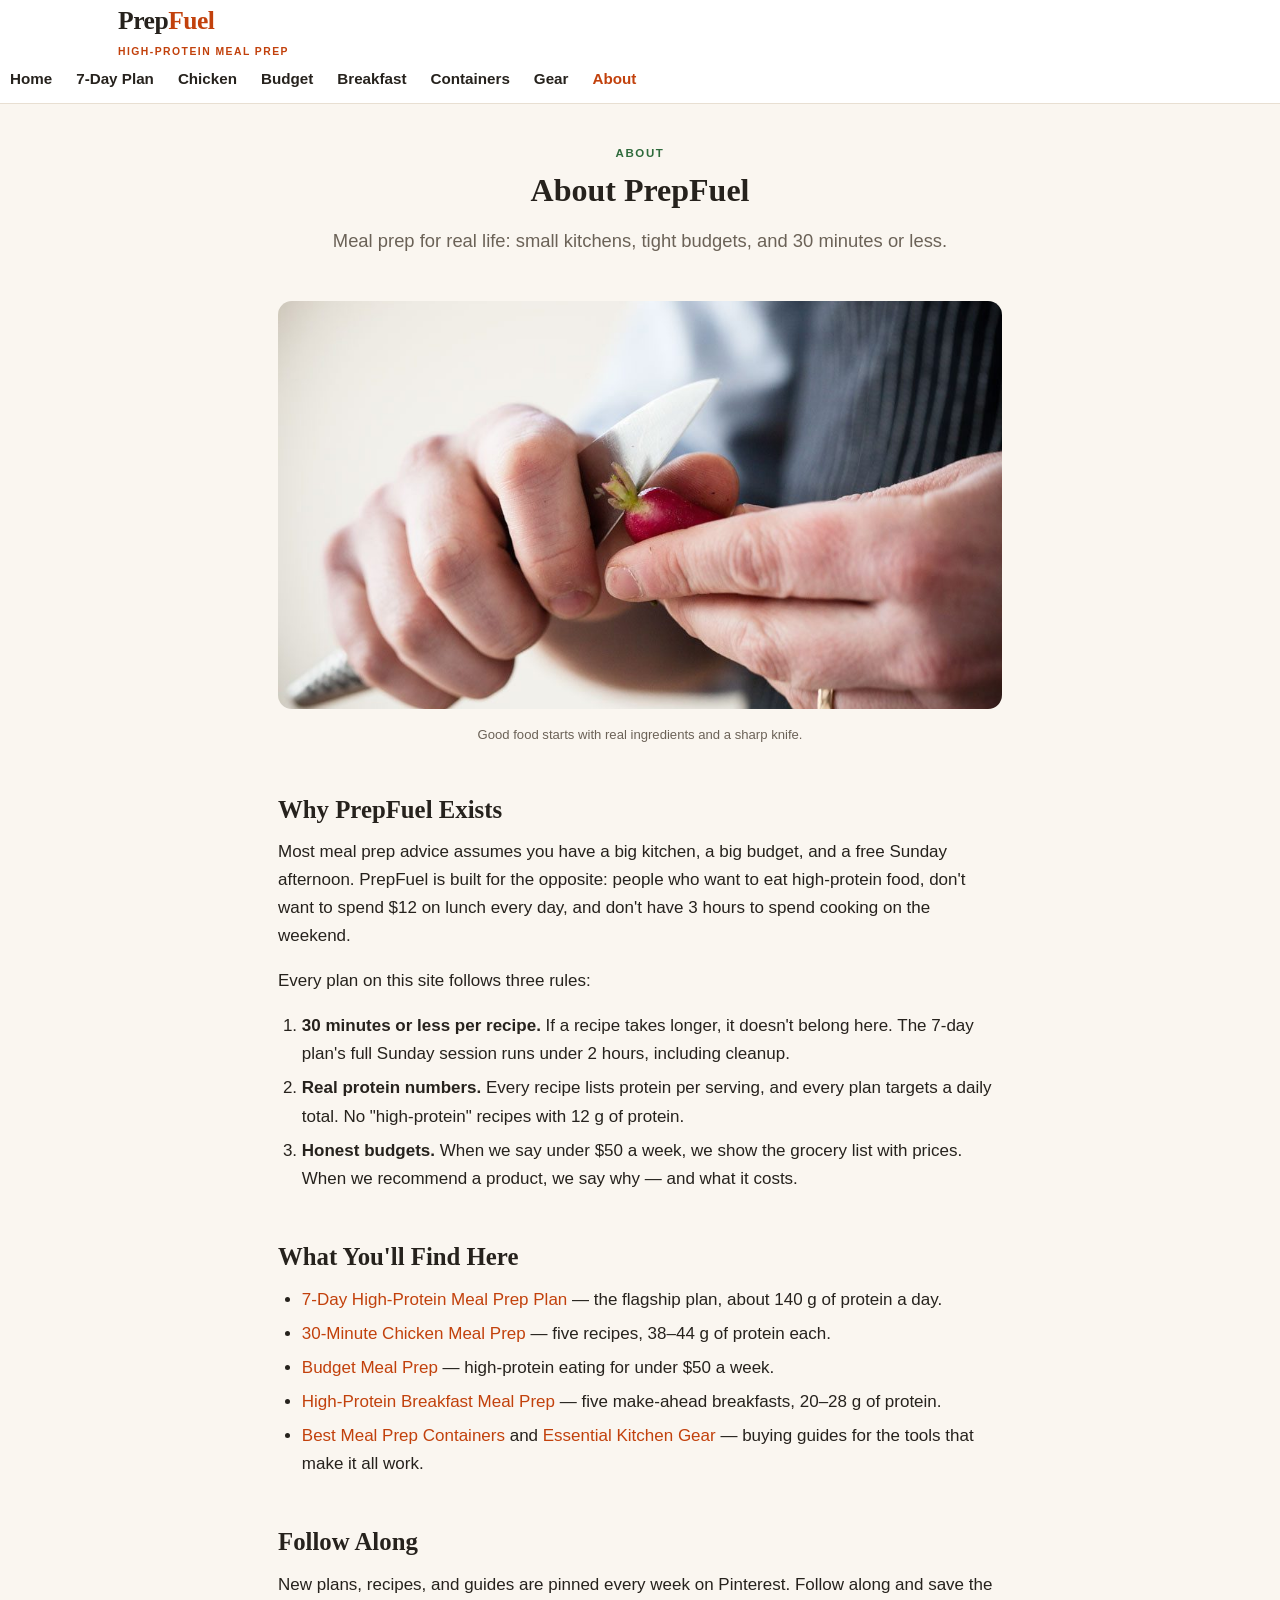
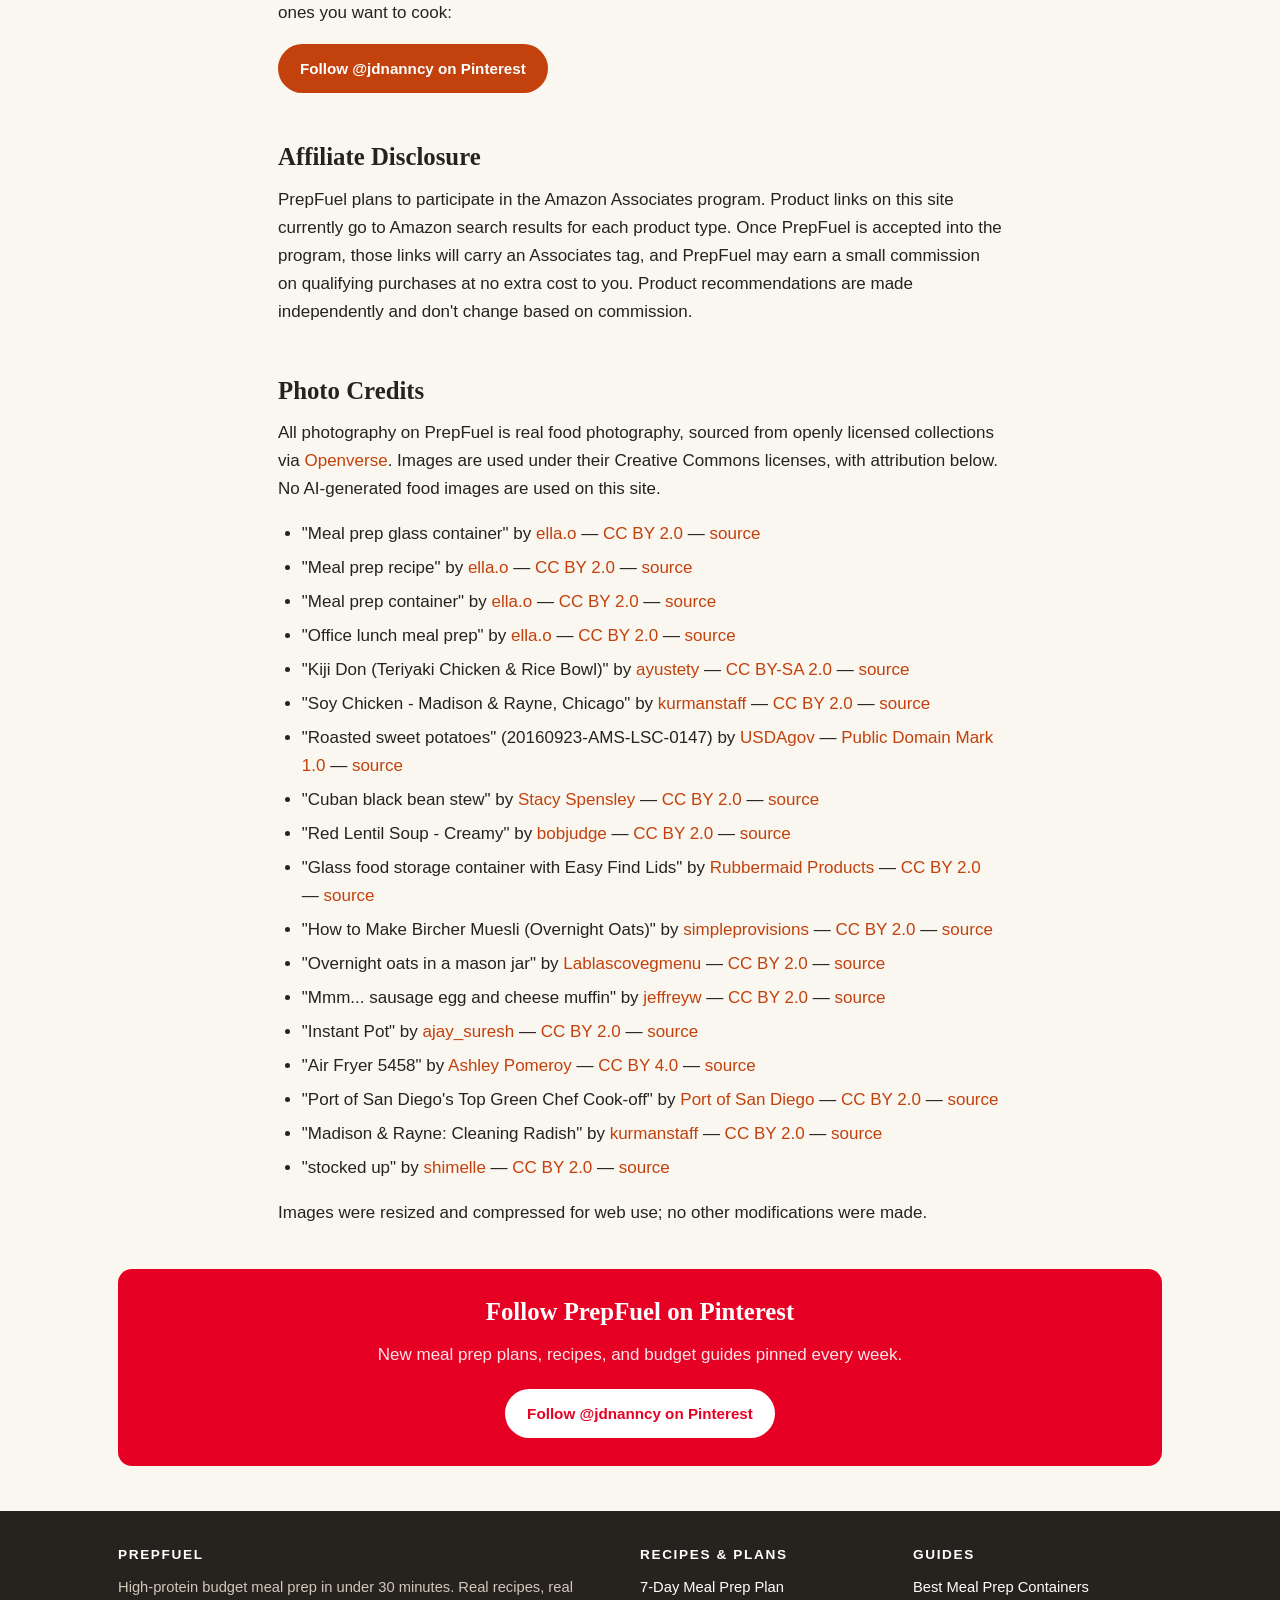
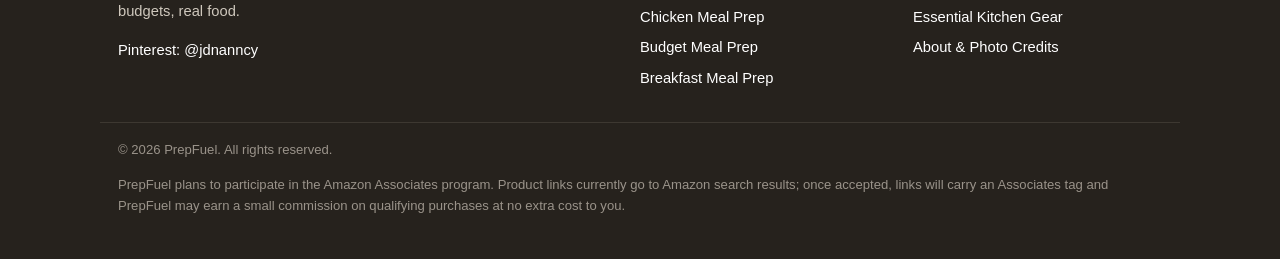
<file: about.html>
<!DOCTYPE html>
<html lang="en">
<head>
  <meta charset="UTF-8">
  <meta name="viewport" content="width=device-width, initial-scale=1.0">
  <title>About PrepFuel — High-Protein Budget Meal Prep | PrepFuel</title>
  <meta name="description" content="PrepFuel is a meal prep site for real life: high-protein recipes in under 30 minutes, grocery budgets under $50 a week, and plans that respect your time.">
  <link rel="canonical" href="https://sundala1.github.io/prepfuel/about.html">
  <meta property="og:type" content="website">
  <meta property="og:title" content="About PrepFuel — High-Protein Budget Meal Prep">
  <meta property="og:description" content="Real recipes, real budgets, real food. High-protein meal prep in under 30 minutes.">
  <meta property="og:url" content="https://sundala1.github.io/prepfuel/about.html">
  <meta property="og:image" content="https://sundala1.github.io/prepfuel/assets/hands-radish.jpg">
  <!-- TODO: Pinterest site verification — add the meta tag from Pinterest's claim flow here, e.g.
       <meta name="p:domain_verify" content="PASTE_VERIFICATION_CODE_HERE"> -->
  <link rel="stylesheet" href="styles.css">
  <script src="script.js" defer></script>
</head>
<body>
  <header class="site-header">
    <div class="header-inner">
      <a class="logo" href="index.html">Prep<span>Fuel</span><span class="logo-tag">High-protein meal prep</span></a>
      <button class="nav-toggle" aria-label="Toggle navigation" aria-expanded="false" aria-controls="main-nav">&#9776;</button>
    </div>
    <nav class="main-nav" id="main-nav" aria-label="Main navigation">
      <ul>
        <li><a href="index.html">Home</a></li>
        <li><a href="7-day-meal-prep-plan.html">7-Day Plan</a></li>
        <li><a href="chicken-meal-prep.html">Chicken</a></li>
        <li><a href="budget-meal-prep.html">Budget</a></li>
        <li><a href="high-protein-breakfast-meal-prep.html">Breakfast</a></li>
        <li><a href="best-meal-prep-containers.html">Containers</a></li>
        <li><a href="essential-kitchen-gear.html">Gear</a></li>
        <li><a href="about.html" class="active">About</a></li>
      </ul>
    </nav>
  </header>

  <main>
    <article class="narrow">
      <header class="article-head">
        <span class="eyebrow">About</span>
        <h1>About PrepFuel</h1>
        <p class="lede">Meal prep for real life: small kitchens, tight budgets, and 30 minutes or less.</p>
      </header>

      <img class="article-img" src="assets/hands-radish.jpg" alt="Hands trimming a fresh radish with a small knife" width="1000" height="667">
      <p class="caption">Good food starts with real ingredients and a sharp knife.</p>

      <h2>Why PrepFuel Exists</h2>
      <p>Most meal prep advice assumes you have a big kitchen, a big budget, and a free Sunday afternoon. PrepFuel is built for the opposite: people who want to eat high-protein food, don't want to spend $12 on lunch every day, and don't have 3 hours to spend cooking on the weekend.</p>
      <p>Every plan on this site follows three rules:</p>
      <ol>
        <li><strong>30 minutes or less per recipe.</strong> If a recipe takes longer, it doesn't belong here. The 7-day plan's full Sunday session runs under 2 hours, including cleanup.</li>
        <li><strong>Real protein numbers.</strong> Every recipe lists protein per serving, and every plan targets a daily total. No "high-protein" recipes with 12&nbsp;g of protein.</li>
        <li><strong>Honest budgets.</strong> When we say under $50 a week, we show the grocery list with prices. When we recommend a product, we say why — and what it costs.</li>
      </ol>

      <h2>What You'll Find Here</h2>
      <ul>
        <li><a href="7-day-meal-prep-plan.html">7-Day High-Protein Meal Prep Plan</a> — the flagship plan, about 140&nbsp;g of protein a day.</li>
        <li><a href="chicken-meal-prep.html">30-Minute Chicken Meal Prep</a> — five recipes, 38–44&nbsp;g of protein each.</li>
        <li><a href="budget-meal-prep.html">Budget Meal Prep</a> — high-protein eating for under $50 a week.</li>
        <li><a href="high-protein-breakfast-meal-prep.html">High-Protein Breakfast Meal Prep</a> — five make-ahead breakfasts, 20–28&nbsp;g of protein.</li>
        <li><a href="best-meal-prep-containers.html">Best Meal Prep Containers</a> and <a href="essential-kitchen-gear.html">Essential Kitchen Gear</a> — buying guides for the tools that make it all work.</li>
      </ul>

      <h2>Follow Along</h2>
      <p>New plans, recipes, and guides are pinned every week on Pinterest. Follow along and save the ones you want to cook:</p>
      <p><a class="btn" href="https://www.pinterest.com/jdnanncy/" target="_blank" rel="noopener">Follow @jdnanncy on Pinterest</a></p>

      <h2>Affiliate Disclosure</h2>
      <p>PrepFuel plans to participate in the Amazon Associates program. Product links on this site currently go to Amazon search results for each product type. Once PrepFuel is accepted into the program, those links will carry an Associates tag, and PrepFuel may earn a small commission on qualifying purchases at no extra cost to you. Product recommendations are made independently and don't change based on commission.</p>

      <h2>Photo Credits</h2>
      <p>All photography on PrepFuel is real food photography, sourced from openly licensed collections via <a href="https://openverse.org/" target="_blank" rel="noopener">Openverse</a>. Images are used under their Creative Commons licenses, with attribution below. No AI-generated food images are used on this site.</p>
      <ul>
        <li>"Meal prep glass container" by <a href="https://www.flickr.com/photos/155807330@N05" target="_blank" rel="noopener">ella.o</a> — <a href="https://creativecommons.org/licenses/by/2.0/" target="_blank" rel="noopener">CC BY 2.0</a> — <a href="https://www.flickr.com/photos/155807330@N05/45165270525" target="_blank" rel="noopener">source</a></li>
        <li>"Meal prep recipe" by <a href="https://www.flickr.com/photos/155807330@N05" target="_blank" rel="noopener">ella.o</a> — <a href="https://creativecommons.org/licenses/by/2.0/" target="_blank" rel="noopener">CC BY 2.0</a> — <a href="https://www.flickr.com/photos/155807330@N05/45165261135" target="_blank" rel="noopener">source</a></li>
        <li>"Meal prep container" by <a href="https://www.flickr.com/photos/155807330@N05" target="_blank" rel="noopener">ella.o</a> — <a href="https://creativecommons.org/licenses/by/2.0/" target="_blank" rel="noopener">CC BY 2.0</a> — <a href="https://www.flickr.com/photos/155807330@N05/44260855980" target="_blank" rel="noopener">source</a></li>
        <li>"Office lunch meal prep" by <a href="https://www.flickr.com/photos/155807330@N05" target="_blank" rel="noopener">ella.o</a> — <a href="https://creativecommons.org/licenses/by/2.0/" target="_blank" rel="noopener">CC BY 2.0</a> — <a href="https://www.flickr.com/photos/155807330@N05/44493034504" target="_blank" rel="noopener">source</a></li>
        <li>"Kiji Don (Teriyaki Chicken &amp; Rice Bowl)" by <a href="https://www.flickr.com/photos/25368895@N00" target="_blank" rel="noopener">ayustety</a> — <a href="https://creativecommons.org/licenses/by-sa/2.0/" target="_blank" rel="noopener">CC BY-SA 2.0</a> — <a href="https://www.flickr.com/photos/25368895@N00/15568930" target="_blank" rel="noopener">source</a></li>
        <li>"Soy Chicken - Madison &amp; Rayne, Chicago" by <a href="https://www.flickr.com/photos/62558987@N07" target="_blank" rel="noopener">kurmanstaff</a> — <a href="https://creativecommons.org/licenses/by/2.0/" target="_blank" rel="noopener">CC BY 2.0</a> — <a href="https://www.flickr.com/photos/62558987@N07/13298121475" target="_blank" rel="noopener">source</a></li>
        <li>"Roasted sweet potatoes" (20160923-AMS-LSC-0147) by <a href="https://www.flickr.com/photos/41284017@N08" target="_blank" rel="noopener">USDAgov</a> — <a href="https://creativecommons.org/publicdomain/mark/1.0/" target="_blank" rel="noopener">Public Domain Mark 1.0</a> — <a href="https://www.flickr.com/photos/41284017@N08/31453115665" target="_blank" rel="noopener">source</a></li>
        <li>"Cuban black bean stew" by <a href="https://www.flickr.com/photos/21001756@N06" target="_blank" rel="noopener">Stacy Spensley</a> — <a href="https://creativecommons.org/licenses/by/2.0/" target="_blank" rel="noopener">CC BY 2.0</a> — <a href="https://www.flickr.com/photos/21001756@N06/8083012836" target="_blank" rel="noopener">source</a></li>
        <li>"Red Lentil Soup - Creamy" by <a href="https://www.flickr.com/photos/8286199@N08" target="_blank" rel="noopener">bobjudge</a> — <a href="https://creativecommons.org/licenses/by/2.0/" target="_blank" rel="noopener">CC BY 2.0</a> — <a href="https://www.flickr.com/photos/8286199@N08/3210281474" target="_blank" rel="noopener">source</a></li>
        <li>"Glass food storage container with Easy Find Lids" by <a href="https://www.flickr.com/photos/28040596@N08" target="_blank" rel="noopener">Rubbermaid Products</a> — <a href="https://creativecommons.org/licenses/by/2.0/" target="_blank" rel="noopener">CC BY 2.0</a> — <a href="https://www.flickr.com/photos/28040596@N08/5528941537" target="_blank" rel="noopener">source</a></li>
        <li>"How to Make Bircher Muesli (Overnight Oats)" by <a href="https://www.flickr.com/photos/80665970@N03" target="_blank" rel="noopener">simpleprovisions</a> — <a href="https://creativecommons.org/licenses/by/2.0/" target="_blank" rel="noopener">CC BY 2.0</a> — <a href="https://www.flickr.com/photos/80665970@N03/10152805073" target="_blank" rel="noopener">source</a></li>
        <li>"Overnight oats in a mason jar" by <a href="https://www.flickr.com/photos/35022955@N06" target="_blank" rel="noopener">Lablascovegmenu</a> — <a href="https://creativecommons.org/licenses/by/2.0/" target="_blank" rel="noopener">CC BY 2.0</a> — <a href="https://www.flickr.com/photos/35022955@N06/33513274394" target="_blank" rel="noopener">source</a></li>
        <li>"Mmm... sausage egg and cheese muffin" by <a href="https://www.flickr.com/photos/7927684@N03" target="_blank" rel="noopener">jeffreyw</a> — <a href="https://creativecommons.org/licenses/by/2.0/" target="_blank" rel="noopener">CC BY 2.0</a> — <a href="https://www.flickr.com/photos/7927684@N03/11014111355" target="_blank" rel="noopener">source</a></li>
        <li>"Instant Pot" by <a href="https://www.flickr.com/photos/83136374@N05" target="_blank" rel="noopener">ajay_suresh</a> — <a href="https://creativecommons.org/licenses/by/2.0/" target="_blank" rel="noopener">CC BY 2.0</a> — <a href="https://www.flickr.com/photos/83136374@N05/49907000991" target="_blank" rel="noopener">source</a></li>
        <li>"Air Fryer 5458" by <a href="https://commons.wikimedia.org/wiki/User:Ashley_Pomeroy" target="_blank" rel="noopener">Ashley Pomeroy</a> — <a href="https://creativecommons.org/licenses/by/4.0/" target="_blank" rel="noopener">CC BY 4.0</a> — <a href="https://commons.wikimedia.org/w/index.php?curid=157132048" target="_blank" rel="noopener">source</a></li>
        <li>"Port of San Diego's Top Green Chef Cook-off" by <a href="https://www.flickr.com/photos/8123170@N06" target="_blank" rel="noopener">Port of San Diego</a> — <a href="https://creativecommons.org/licenses/by/2.0/" target="_blank" rel="noopener">CC BY 2.0</a> — <a href="https://www.flickr.com/photos/8123170@N06/8248734396" target="_blank" rel="noopener">source</a></li>
        <li>"Madison &amp; Rayne: Cleaning Radish" by <a href="https://www.flickr.com/photos/62558987@N07" target="_blank" rel="noopener">kurmanstaff</a> — <a href="https://creativecommons.org/licenses/by/2.0/" target="_blank" rel="noopener">CC BY 2.0</a> — <a href="https://www.flickr.com/photos/62558987@N07/13275406174" target="_blank" rel="noopener">source</a></li>
        <li>"stocked up" by <a href="https://www.flickr.com/photos/56728994@N00" target="_blank" rel="noopener">shimelle</a> — <a href="https://creativecommons.org/licenses/by/2.0/" target="_blank" rel="noopener">CC BY 2.0</a> — <a href="https://www.flickr.com/photos/56728994@N00/2343213851" target="_blank" rel="noopener">source</a></li>
      </ul>
      <p>Images were resized and compressed for web use; no other modifications were made.</p>
    </article>

    <section class="wrap">
      <div class="pin-band">
        <h2>Follow PrepFuel on Pinterest</h2>
        <p>New meal prep plans, recipes, and budget guides pinned every week.</p>
        <a class="btn" href="https://www.pinterest.com/jdnanncy/" target="_blank" rel="noopener">Follow @jdnanncy on Pinterest</a>
      </div>
    </section>
  </main>

  <footer class="site-footer">
    <div class="footer-grid">
      <div>
        <h4>PrepFuel</h4>
        <p>High-protein budget meal prep in under 30 minutes. Real recipes, real budgets, real food.</p>
        <p><a href="https://www.pinterest.com/jdnanncy/" target="_blank" rel="noopener">Pinterest: @jdnanncy</a></p>
      </div>
      <div>
        <h4>Recipes &amp; Plans</h4>
        <ul>
          <li><a href="7-day-meal-prep-plan.html">7-Day Meal Prep Plan</a></li>
          <li><a href="chicken-meal-prep.html">Chicken Meal Prep</a></li>
          <li><a href="budget-meal-prep.html">Budget Meal Prep</a></li>
          <li><a href="high-protein-breakfast-meal-prep.html">Breakfast Meal Prep</a></li>
        </ul>
      </div>
      <div>
        <h4>Guides</h4>
        <ul>
          <li><a href="best-meal-prep-containers.html">Best Meal Prep Containers</a></li>
          <li><a href="essential-kitchen-gear.html">Essential Kitchen Gear</a></li>
          <li><a href="about.html">About &amp; Photo Credits</a></li>
        </ul>
      </div>
    </div>
    <div class="footer-bottom">
      <p>&copy; <span id="year">2026</span> PrepFuel. All rights reserved.</p>
      <p>PrepFuel plans to participate in the Amazon Associates program. Product links currently go to Amazon search results; once accepted, links will carry an Associates tag and PrepFuel may earn a small commission on qualifying purchases at no extra cost to you.</p>
    </div>
  </footer>
</body>
</html>
</file>
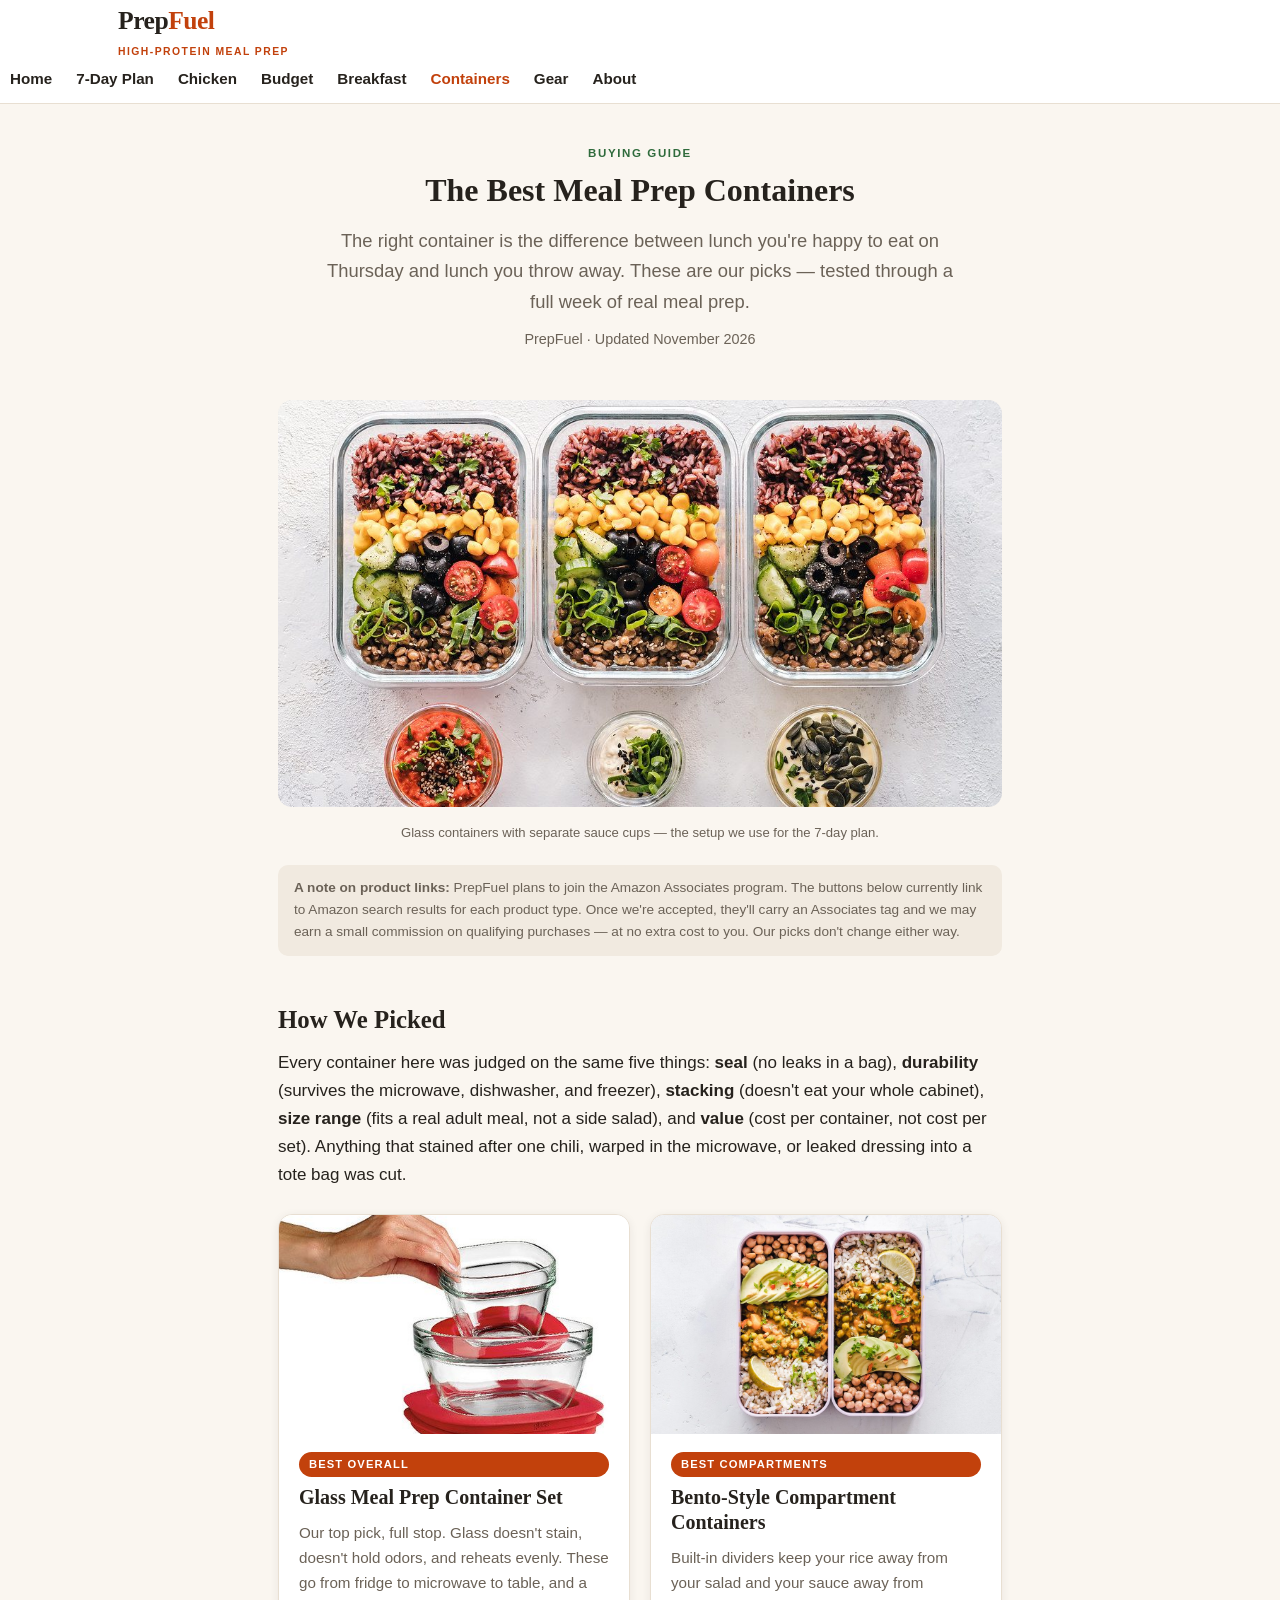
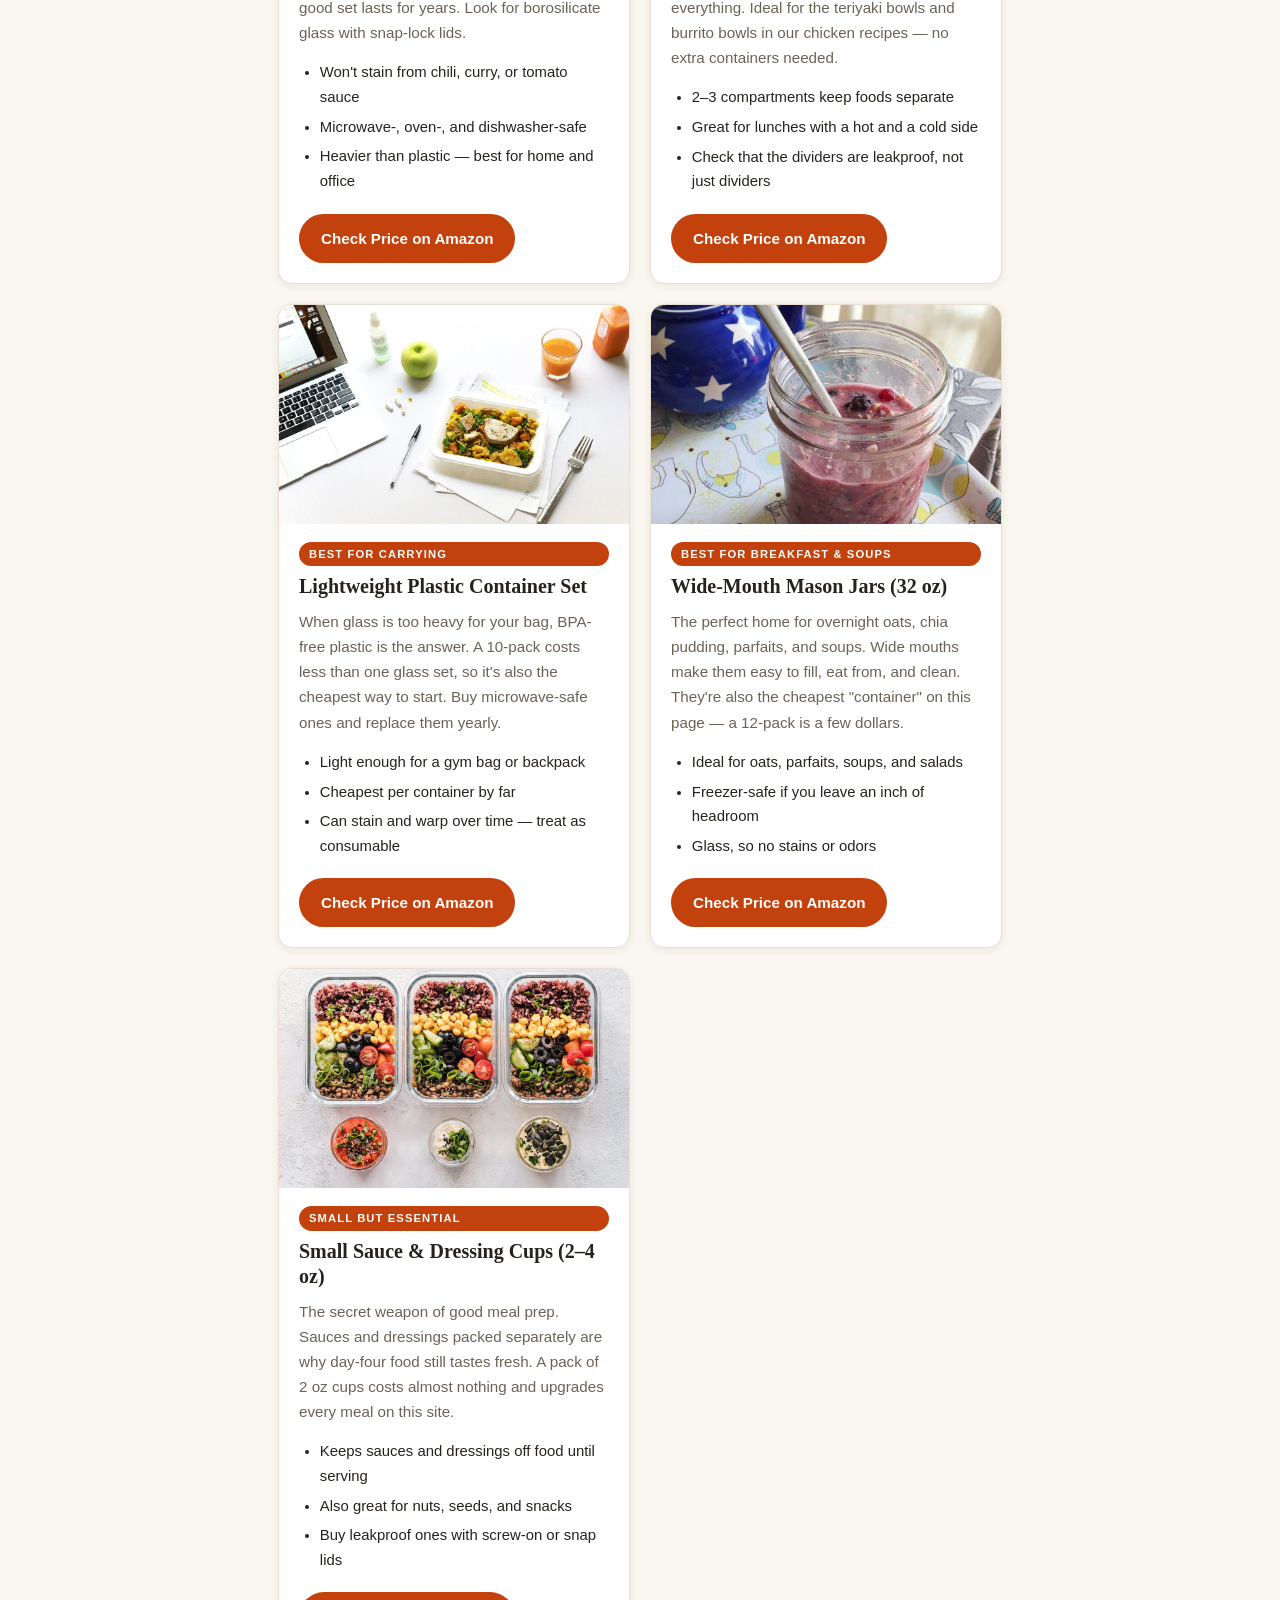
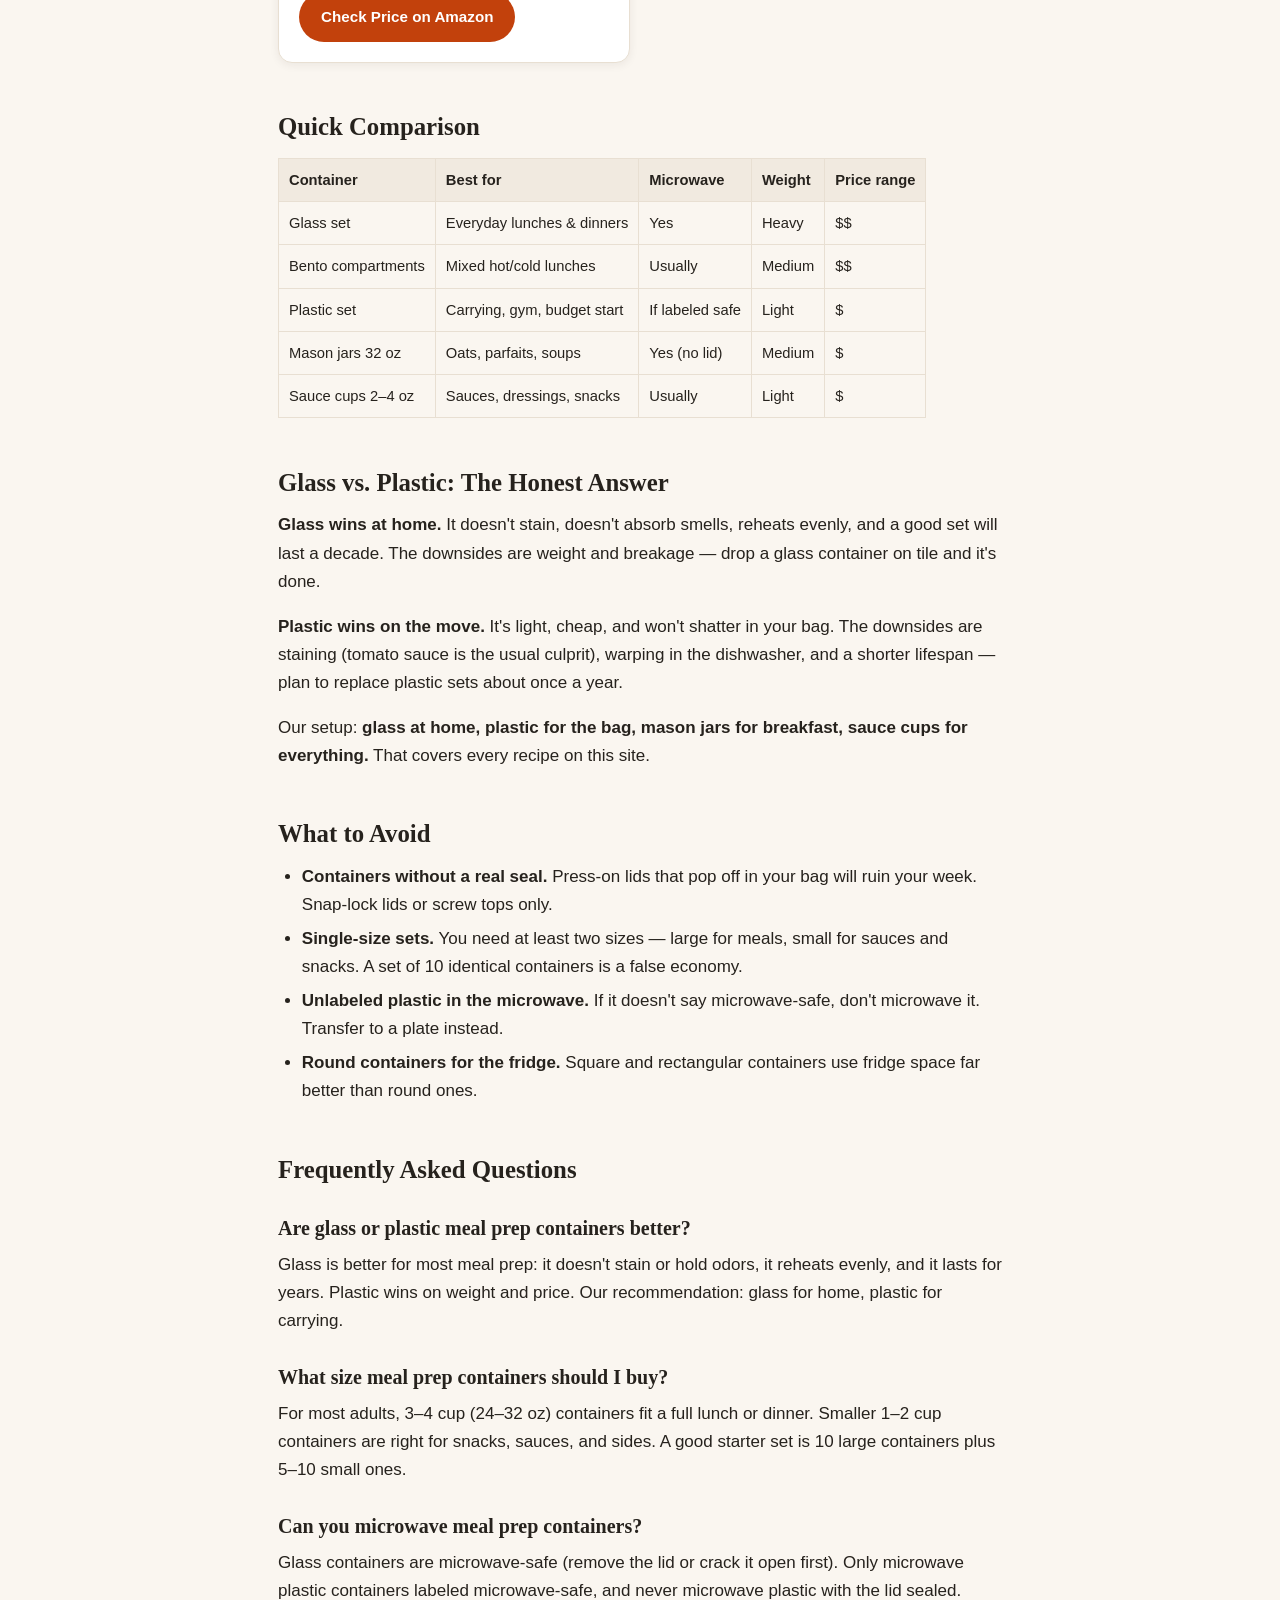
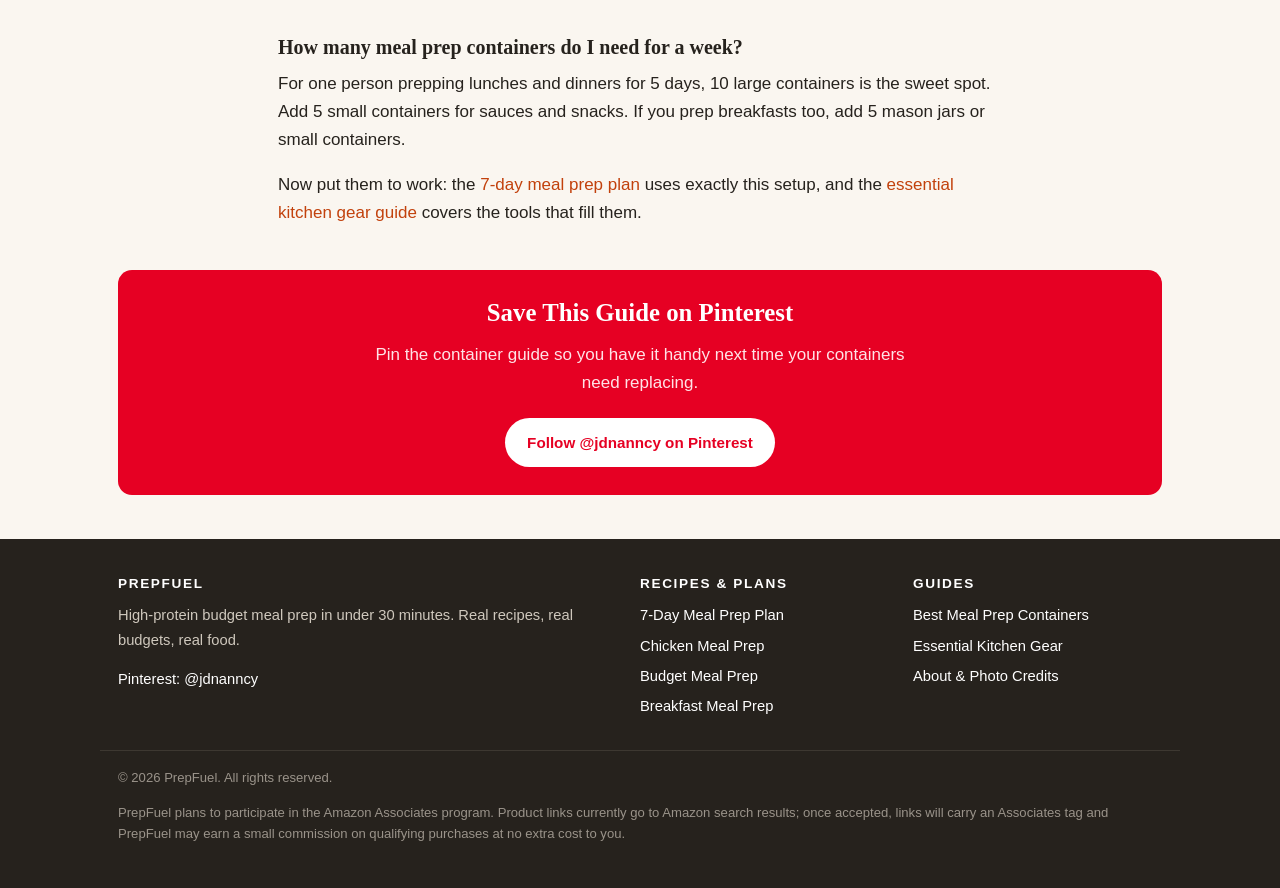
<file: best-meal-prep-containers.html>
<!DOCTYPE html>
<html lang="en">
<head>
  <meta charset="UTF-8">
  <meta name="viewport" content="width=device-width, initial-scale=1.0">
  <title>The Best Meal Prep Containers (2026): Glass, Bento &amp; Budget Picks | PrepFuel</title>
  <meta name="description" content="The best meal prep containers for every budget: glass sets, compartment bento boxes, lightweight plastic, mason jars, and sauce cups. What to buy, what to skip, and why.">
  <link rel="canonical" href="https://sundala1.github.io/prepfuel/best-meal-prep-containers.html">
  <meta property="og:type" content="article">
  <meta property="og:title" content="The Best Meal Prep Containers (2026)">
  <meta property="og:description" content="Glass, bento, plastic, jars, and sauce cups — our picks for meal prep containers that actually seal, stack, and survive the week.">
  <meta property="og:url" content="https://sundala1.github.io/prepfuel/best-meal-prep-containers.html">
  <meta property="og:image" content="https://sundala1.github.io/prepfuel/assets/hero-meal-prep.jpg">
  <!-- TODO: Pinterest site verification — add the meta tag from Pinterest's claim flow here, e.g.
       <meta name="p:domain_verify" content="PASTE_VERIFICATION_CODE_HERE"> -->
  <link rel="stylesheet" href="styles.css">
  <script src="script.js" defer></script>
  <script type="application/ld+json">
  {
    "@context": "https://schema.org",
    "@type": "FAQPage",
    "mainEntity": [
      {
        "@type": "Question",
        "name": "Are glass or plastic meal prep containers better?",
        "acceptedAnswer": { "@type": "Answer", "text": "Glass is better for most meal prep: it doesn't stain or hold odors, it reheats evenly in the microwave, and it lasts for years. Plastic wins on weight and price, and it won't shatter in a gym bag. Our recommendation: glass for home, plastic for carrying." }
      },
      {
        "@type": "Question",
        "name": "What size meal prep containers should I buy?",
        "acceptedAnswer": { "@type": "Answer", "text": "For most adults, 3–4 cup (24–32 oz) containers fit a full lunch or dinner. Smaller 1–2 cup containers are right for snacks, sauces, and sides. A good starter set is 10 large containers plus 5–10 small ones." }
      },
      {
        "@type": "Question",
        "name": "Can you microwave meal prep containers?",
        "acceptedAnswer": { "@type": "Answer", "text": "Glass containers are microwave-safe (remove the lid or crack it open first). Only microwave plastic containers labeled microwave-safe, and never microwave plastic with the lid sealed. Transfer to a plate if you're unsure." }
      },
      {
        "@type": "Question",
        "name": "How many meal prep containers do I need for a week?",
        "acceptedAnswer": { "@type": "Answer", "text": "For one person prepping lunches and dinners for 5 days, 10 large containers is the sweet spot. Add 5 small containers for sauces and snacks. If you prep breakfasts too, add 5 mason jars or small containers." }
      }
    ]
  }
  </script>
</head>
<body>
  <header class="site-header">
    <div class="header-inner">
      <a class="logo" href="index.html">Prep<span>Fuel</span><span class="logo-tag">High-protein meal prep</span></a>
      <button class="nav-toggle" aria-label="Toggle navigation" aria-expanded="false" aria-controls="main-nav">&#9776;</button>
    </div>
    <nav class="main-nav" id="main-nav" aria-label="Main navigation">
      <ul>
        <li><a href="index.html">Home</a></li>
        <li><a href="7-day-meal-prep-plan.html">7-Day Plan</a></li>
        <li><a href="chicken-meal-prep.html">Chicken</a></li>
        <li><a href="budget-meal-prep.html">Budget</a></li>
        <li><a href="high-protein-breakfast-meal-prep.html">Breakfast</a></li>
        <li><a href="best-meal-prep-containers.html" class="active">Containers</a></li>
        <li><a href="essential-kitchen-gear.html">Gear</a></li>
        <li><a href="about.html">About</a></li>
      </ul>
    </nav>
  </header>

  <main>
    <article class="narrow">
      <header class="article-head">
        <span class="eyebrow">Buying guide</span>
        <h1>The Best Meal Prep Containers</h1>
        <p class="lede">The right container is the difference between lunch you're happy to eat on Thursday and lunch you throw away. These are our picks — tested through a full week of real meal prep.</p>
        <p class="byline">PrepFuel &middot; Updated November 2026</p>
      </header>

      <img class="article-img" src="assets/hero-meal-prep.jpg" alt="Three glass meal prep containers filled with colorful grain bowls, with small sauce cups" width="1024" height="768">
      <p class="caption">Glass containers with separate sauce cups — the setup we use for the 7-day plan.</p>

      <div class="disclosure">
        <strong>A note on product links:</strong> PrepFuel plans to join the Amazon Associates program. The buttons below currently link to Amazon search results for each product type. Once we're accepted, they'll carry an Associates tag and we may earn a small commission on qualifying purchases — at no extra cost to you. Our picks don't change either way.
      </div>

      <h2>How We Picked</h2>
      <p>Every container here was judged on the same five things: <strong>seal</strong> (no leaks in a bag), <strong>durability</strong> (survives the microwave, dishwasher, and freezer), <strong>stacking</strong> (doesn't eat your whole cabinet), <strong>size range</strong> (fits a real adult meal, not a side salad), and <strong>value</strong> (cost per container, not cost per set). Anything that stained after one chili, warped in the microwave, or leaked dressing into a tote bag was cut.</p>

      <div class="product-grid">
        <article class="product">
          <img src="assets/glass-containers.jpg" alt="Stacked glass food storage containers with red lids" width="500" height="375" loading="lazy">
          <div class="product-body">
            <span class="product-tag">Best overall</span>
            <h3>Glass Meal Prep Container Set</h3>
            <p>Our top pick, full stop. Glass doesn't stain, doesn't hold odors, and reheats evenly. These go from fridge to microwave to table, and a good set lasts for years. Look for borosilicate glass with snap-lock lids.</p>
            <ul>
              <li>Won't stain from chili, curry, or tomato sauce</li>
              <li>Microwave-, oven-, and dishwasher-safe</li>
              <li>Heavier than plastic — best for home and office</li>
            </ul>
            <!-- PLACEHOLDER: replace with an Amazon Associates tagged link after signup (no affiliate tag yet). -->
            <a class="btn" href="https://www.amazon.com/s?k=glass+meal+prep+containers+with+lids" target="_blank" rel="nofollow noopener">Check Price on Amazon</a>
          </div>
        </article>

        <article class="product">
          <img src="assets/bento-curry.jpg" alt="Two compartment bento-style containers with curry, rice, avocado, and chickpeas" width="1024" height="819" loading="lazy">
          <div class="product-body">
            <span class="product-tag">Best compartments</span>
            <h3>Bento-Style Compartment Containers</h3>
            <p>Built-in dividers keep your rice away from your salad and your sauce away from everything. Ideal for the teriyaki bowls and burrito bowls in our chicken recipes — no extra containers needed.</p>
            <ul>
              <li>2–3 compartments keep foods separate</li>
              <li>Great for lunches with a hot and a cold side</li>
              <li>Check that the dividers are leakproof, not just dividers</li>
            </ul>
            <!-- PLACEHOLDER: replace with an Amazon Associates tagged link after signup (no affiliate tag yet). -->
            <a class="btn" href="https://www.amazon.com/s?k=bento+box+meal+prep+containers" target="_blank" rel="nofollow noopener">Check Price on Amazon</a>
          </div>
        </article>

        <article class="product">
          <img src="assets/office-lunch.jpg" alt="A plastic meal prep container with a grain bowl on a desk next to a laptop" width="1024" height="683" loading="lazy">
          <div class="product-body">
            <span class="product-tag">Best for carrying</span>
            <h3>Lightweight Plastic Container Set</h3>
            <p>When glass is too heavy for your bag, BPA-free plastic is the answer. A 10-pack costs less than one glass set, so it's also the cheapest way to start. Buy microwave-safe ones and replace them yearly.</p>
            <ul>
              <li>Light enough for a gym bag or backpack</li>
              <li>Cheapest per container by far</li>
              <li>Can stain and warp over time — treat as consumable</li>
            </ul>
            <!-- PLACEHOLDER: replace with an Amazon Associates tagged link after signup (no affiliate tag yet). -->
            <a class="btn" href="https://www.amazon.com/s?k=plastic+meal+prep+containers+with+lids" target="_blank" rel="nofollow noopener">Check Price on Amazon</a>
          </div>
        </article>

        <article class="product">
          <img src="assets/overnight-oats-jar.jpg" alt="Overnight oats in a mason jar with a spoon, next to a teapot" width="1000" height="1000" loading="lazy">
          <div class="product-body">
            <span class="product-tag">Best for breakfast &amp; soups</span>
            <h3>Wide-Mouth Mason Jars (32 oz)</h3>
            <p>The perfect home for overnight oats, chia pudding, parfaits, and soups. Wide mouths make them easy to fill, eat from, and clean. They're also the cheapest "container" on this page — a 12-pack is a few dollars.</p>
            <ul>
              <li>Ideal for oats, parfaits, soups, and salads</li>
              <li>Freezer-safe if you leave an inch of headroom</li>
              <li>Glass, so no stains or odors</li>
            </ul>
            <!-- PLACEHOLDER: replace with an Amazon Associates tagged link after signup (no affiliate tag yet). -->
            <a class="btn" href="https://www.amazon.com/s?k=wide+mouth+mason+jars+32+oz" target="_blank" rel="nofollow noopener">Check Price on Amazon</a>
          </div>
        </article>

        <article class="product">
          <img src="assets/hero-meal-prep.jpg" alt="Small round sauce containers beside glass meal prep containers" width="1024" height="768" loading="lazy" style="object-position: center 78%;">
          <div class="product-body">
            <span class="product-tag">Small but essential</span>
            <h3>Small Sauce &amp; Dressing Cups (2–4 oz)</h3>
            <p>The secret weapon of good meal prep. Sauces and dressings packed separately are why day-four food still tastes fresh. A pack of 2 oz cups costs almost nothing and upgrades every meal on this site.</p>
            <ul>
              <li>Keeps sauces and dressings off food until serving</li>
              <li>Also great for nuts, seeds, and snacks</li>
              <li>Buy leakproof ones with screw-on or snap lids</li>
            </ul>
            <!-- PLACEHOLDER: replace with an Amazon Associates tagged link after signup (no affiliate tag yet). -->
            <a class="btn" href="https://www.amazon.com/s?k=small+plastic+containers+with+lids+sauce" target="_blank" rel="nofollow noopener">Check Price on Amazon</a>
          </div>
        </article>
      </div>

      <h2>Quick Comparison</h2>
      <table class="data-table">
        <thead>
          <tr><th>Container</th><th>Best for</th><th>Microwave</th><th>Weight</th><th>Price range</th></tr>
        </thead>
        <tbody>
          <tr><td>Glass set</td><td>Everyday lunches &amp; dinners</td><td>Yes</td><td>Heavy</td><td>$$</td></tr>
          <tr><td>Bento compartments</td><td>Mixed hot/cold lunches</td><td>Usually</td><td>Medium</td><td>$$</td></tr>
          <tr><td>Plastic set</td><td>Carrying, gym, budget start</td><td>If labeled safe</td><td>Light</td><td>$</td></tr>
          <tr><td>Mason jars 32 oz</td><td>Oats, parfaits, soups</td><td>Yes (no lid)</td><td>Medium</td><td>$</td></tr>
          <tr><td>Sauce cups 2–4 oz</td><td>Sauces, dressings, snacks</td><td>Usually</td><td>Light</td><td>$</td></tr>
        </tbody>
      </table>

      <h2>Glass vs. Plastic: The Honest Answer</h2>
      <p><strong>Glass wins at home.</strong> It doesn't stain, doesn't absorb smells, reheats evenly, and a good set will last a decade. The downsides are weight and breakage — drop a glass container on tile and it's done.</p>
      <p><strong>Plastic wins on the move.</strong> It's light, cheap, and won't shatter in your bag. The downsides are staining (tomato sauce is the usual culprit), warping in the dishwasher, and a shorter lifespan — plan to replace plastic sets about once a year.</p>
      <p>Our setup: <strong>glass at home, plastic for the bag, mason jars for breakfast, sauce cups for everything.</strong> That covers every recipe on this site.</p>

      <h2>What to Avoid</h2>
      <ul>
        <li><strong>Containers without a real seal.</strong> Press-on lids that pop off in your bag will ruin your week. Snap-lock lids or screw tops only.</li>
        <li><strong>Single-size sets.</strong> You need at least two sizes — large for meals, small for sauces and snacks. A set of 10 identical containers is a false economy.</li>
        <li><strong>Unlabeled plastic in the microwave.</strong> If it doesn't say microwave-safe, don't microwave it. Transfer to a plate instead.</li>
        <li><strong>Round containers for the fridge.</strong> Square and rectangular containers use fridge space far better than round ones.</li>
      </ul>

      <h2>Frequently Asked Questions</h2>
      <h3>Are glass or plastic meal prep containers better?</h3>
      <p>Glass is better for most meal prep: it doesn't stain or hold odors, it reheats evenly, and it lasts for years. Plastic wins on weight and price. Our recommendation: glass for home, plastic for carrying.</p>
      <h3>What size meal prep containers should I buy?</h3>
      <p>For most adults, 3–4 cup (24–32 oz) containers fit a full lunch or dinner. Smaller 1–2 cup containers are right for snacks, sauces, and sides. A good starter set is 10 large containers plus 5–10 small ones.</p>
      <h3>Can you microwave meal prep containers?</h3>
      <p>Glass containers are microwave-safe (remove the lid or crack it open first). Only microwave plastic containers labeled microwave-safe, and never microwave plastic with the lid sealed.</p>
      <h3>How many meal prep containers do I need for a week?</h3>
      <p>For one person prepping lunches and dinners for 5 days, 10 large containers is the sweet spot. Add 5 small containers for sauces and snacks. If you prep breakfasts too, add 5 mason jars or small containers.</p>

      <p>Now put them to work: the <a href="7-day-meal-prep-plan.html">7-day meal prep plan</a> uses exactly this setup, and the <a href="essential-kitchen-gear.html">essential kitchen gear guide</a> covers the tools that fill them.</p>
    </article>

    <section class="wrap">
      <div class="pin-band">
        <h2>Save This Guide on Pinterest</h2>
        <p>Pin the container guide so you have it handy next time your containers need replacing.</p>
        <a class="btn" href="https://www.pinterest.com/jdnanncy/" target="_blank" rel="noopener">Follow @jdnanncy on Pinterest</a>
      </div>
    </section>
  </main>

  <footer class="site-footer">
    <div class="footer-grid">
      <div>
        <h4>PrepFuel</h4>
        <p>High-protein budget meal prep in under 30 minutes. Real recipes, real budgets, real food.</p>
        <p><a href="https://www.pinterest.com/jdnanncy/" target="_blank" rel="noopener">Pinterest: @jdnanncy</a></p>
      </div>
      <div>
        <h4>Recipes &amp; Plans</h4>
        <ul>
          <li><a href="7-day-meal-prep-plan.html">7-Day Meal Prep Plan</a></li>
          <li><a href="chicken-meal-prep.html">Chicken Meal Prep</a></li>
          <li><a href="budget-meal-prep.html">Budget Meal Prep</a></li>
          <li><a href="high-protein-breakfast-meal-prep.html">Breakfast Meal Prep</a></li>
        </ul>
      </div>
      <div>
        <h4>Guides</h4>
        <ul>
          <li><a href="best-meal-prep-containers.html">Best Meal Prep Containers</a></li>
          <li><a href="essential-kitchen-gear.html">Essential Kitchen Gear</a></li>
          <li><a href="about.html">About &amp; Photo Credits</a></li>
        </ul>
      </div>
    </div>
    <div class="footer-bottom">
      <p>&copy; <span id="year">2026</span> PrepFuel. All rights reserved.</p>
      <p>PrepFuel plans to participate in the Amazon Associates program. Product links currently go to Amazon search results; once accepted, links will carry an Associates tag and PrepFuel may earn a small commission on qualifying purchases at no extra cost to you.</p>
    </div>
  </footer>
</body>
</html>
</file>
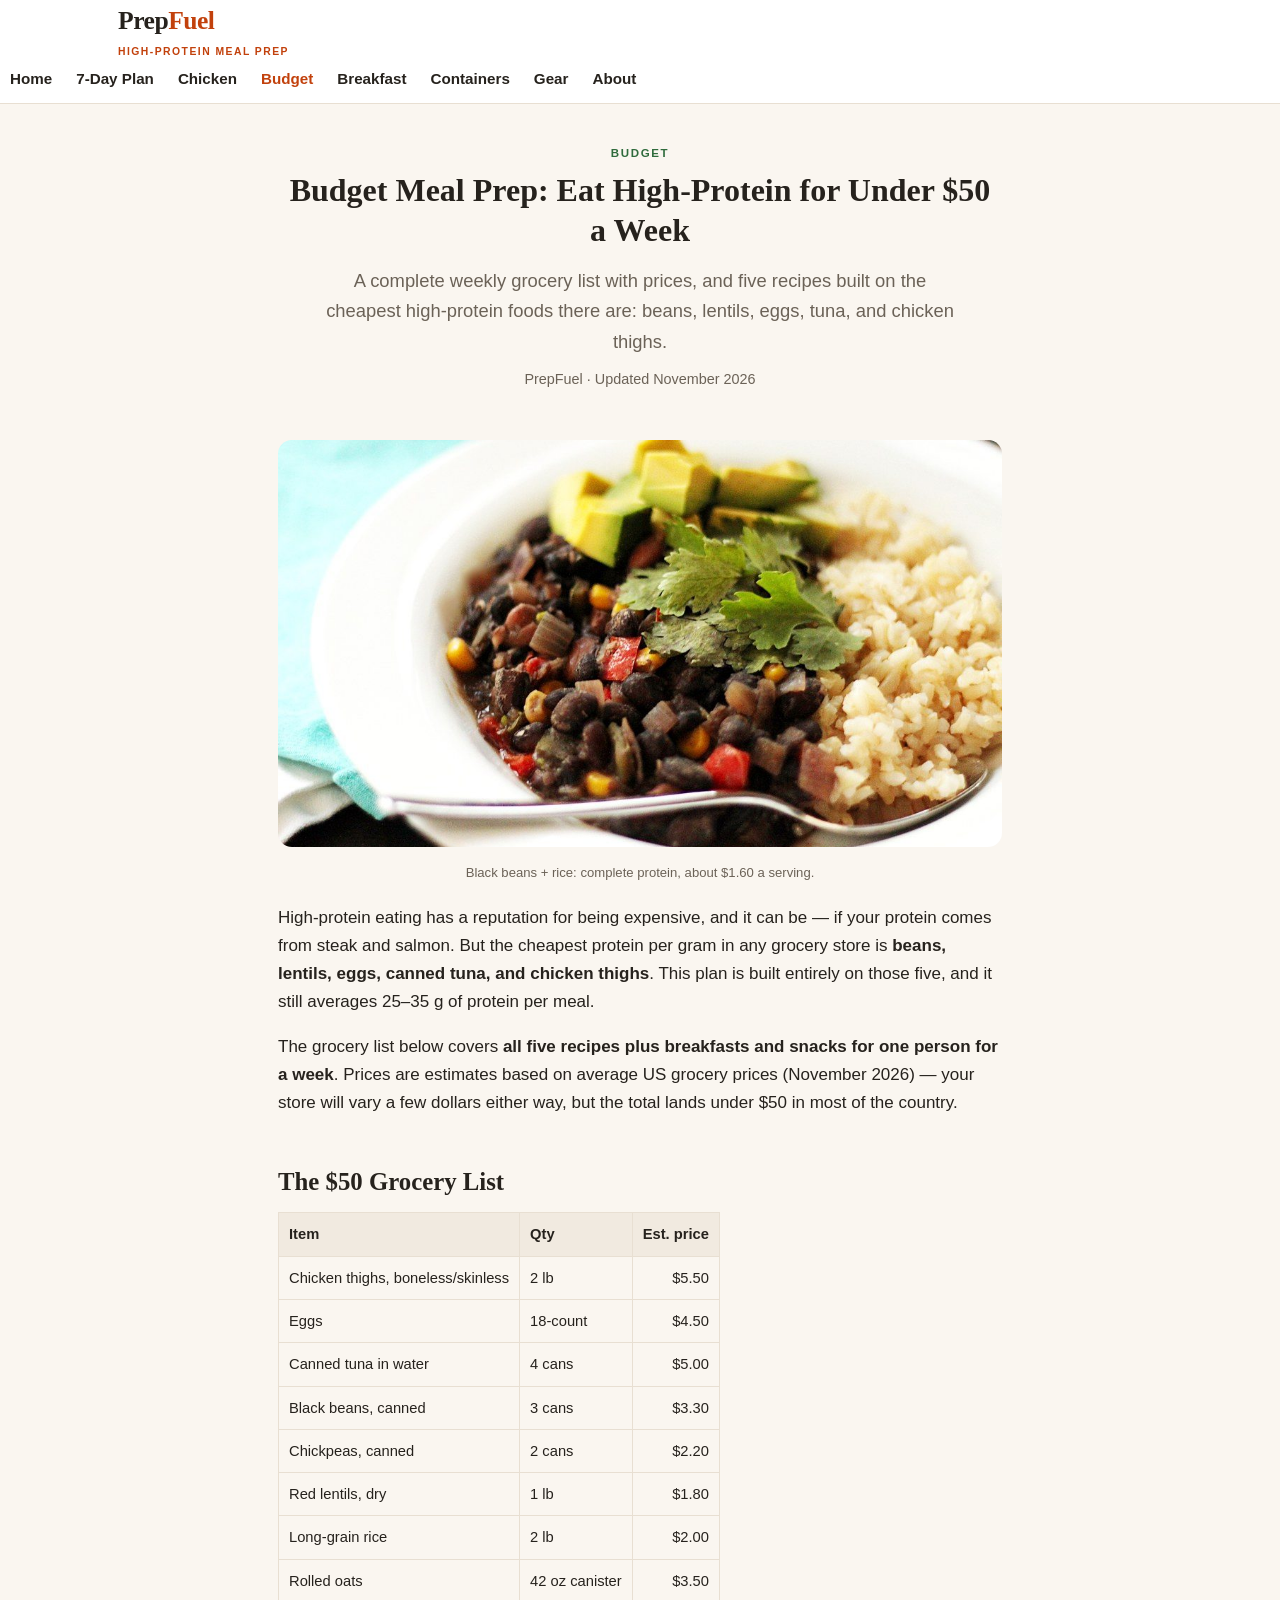
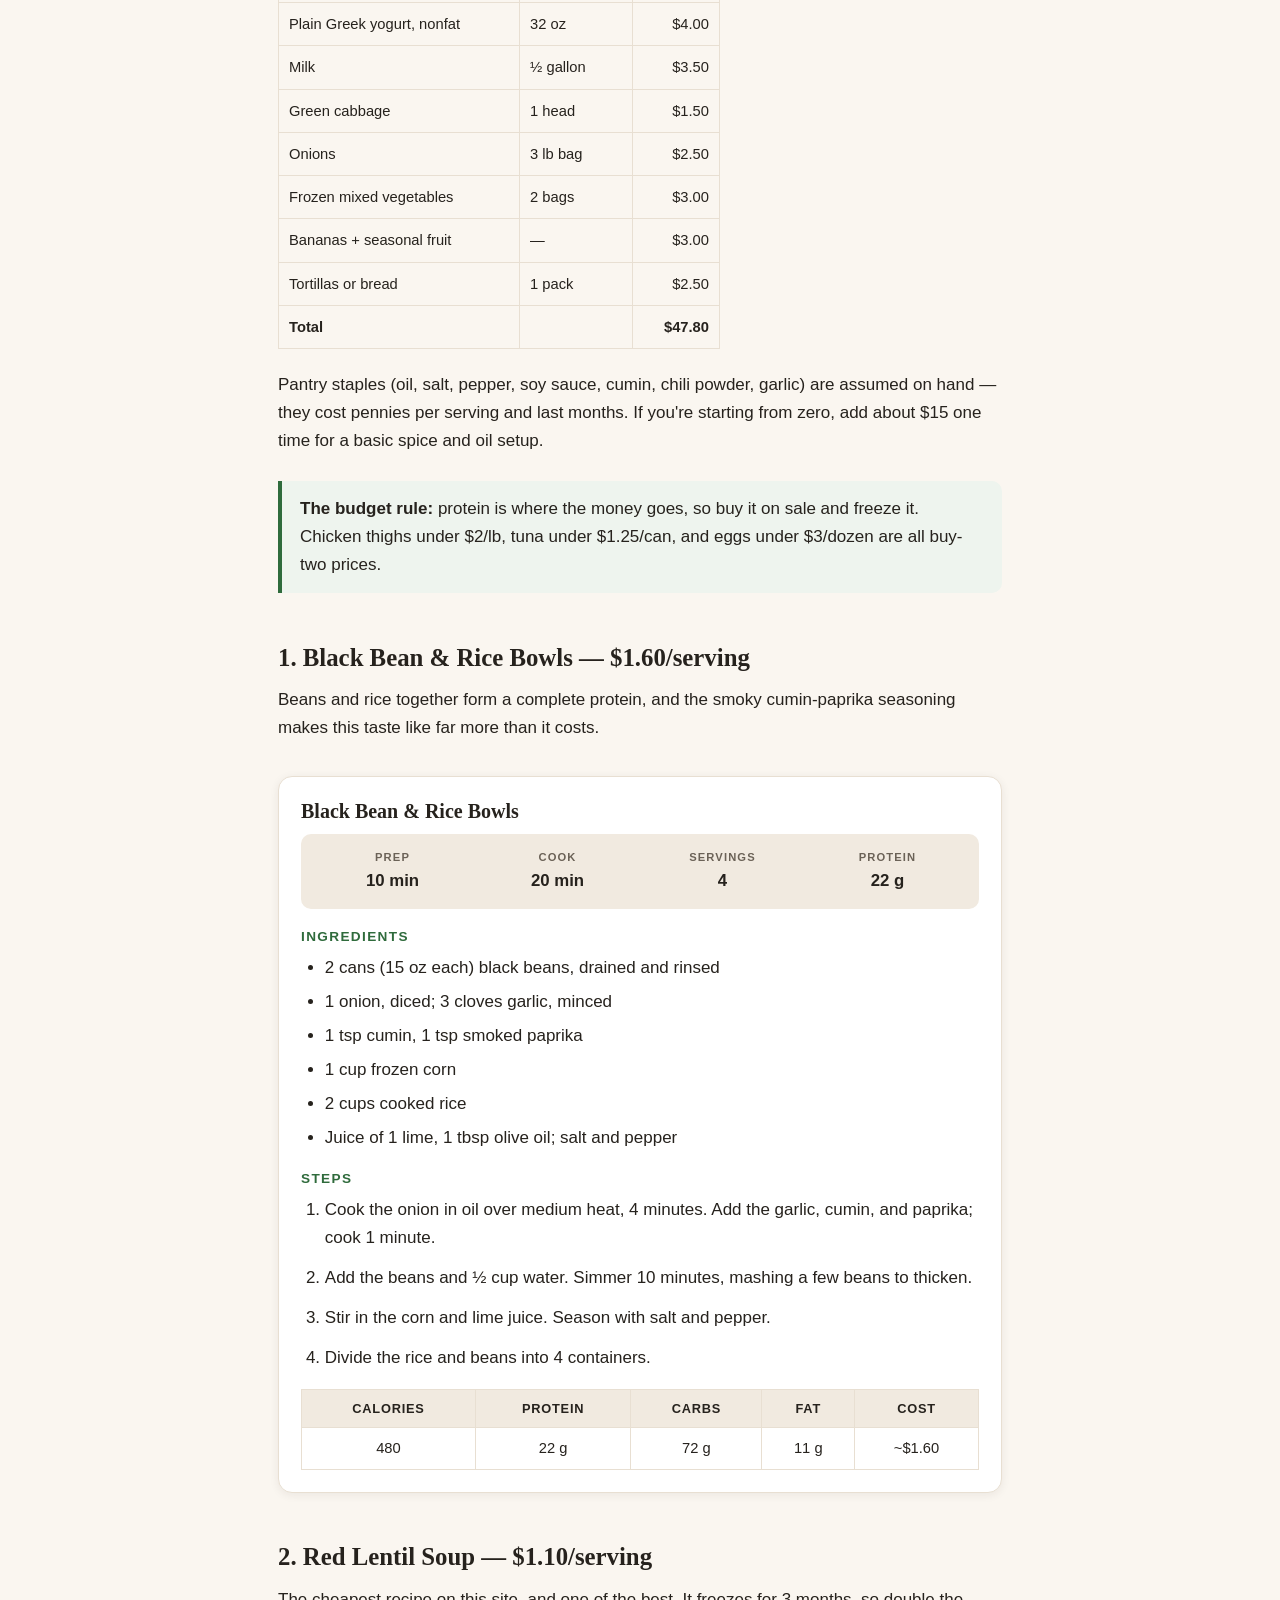
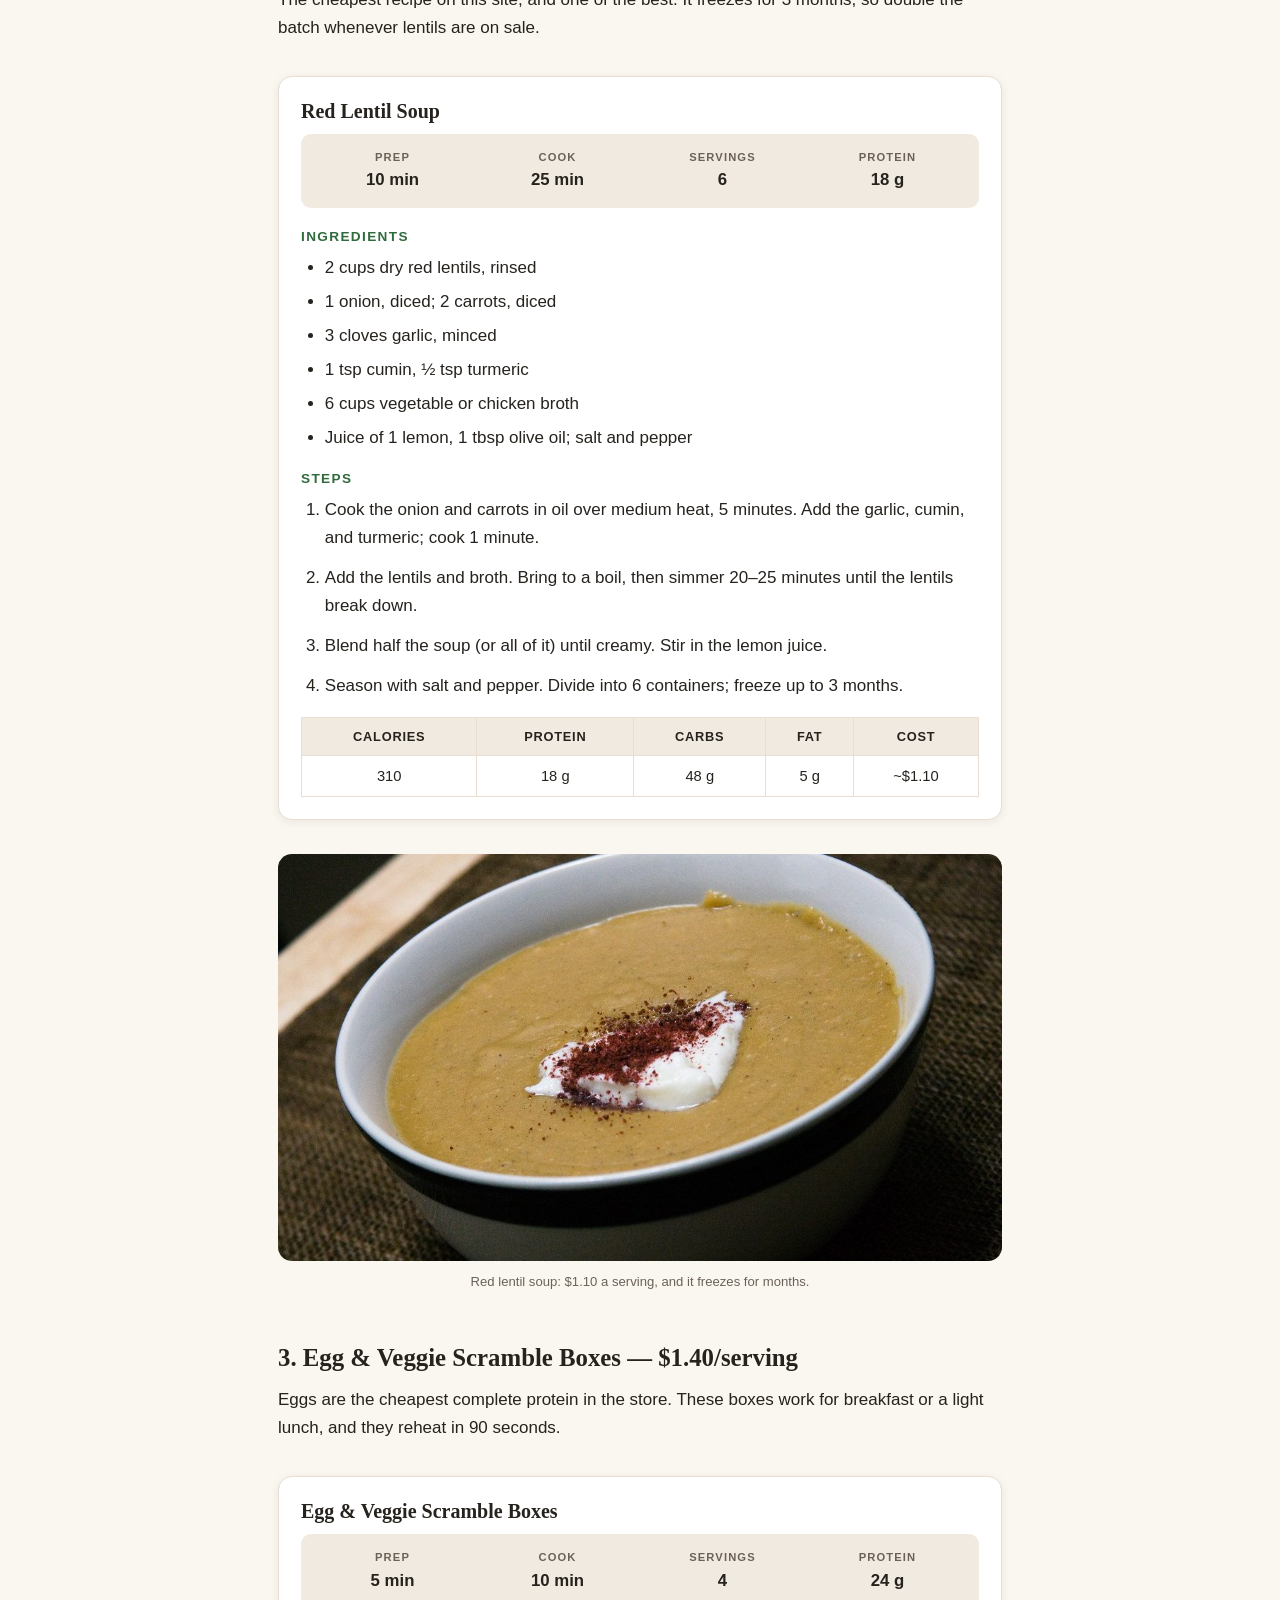
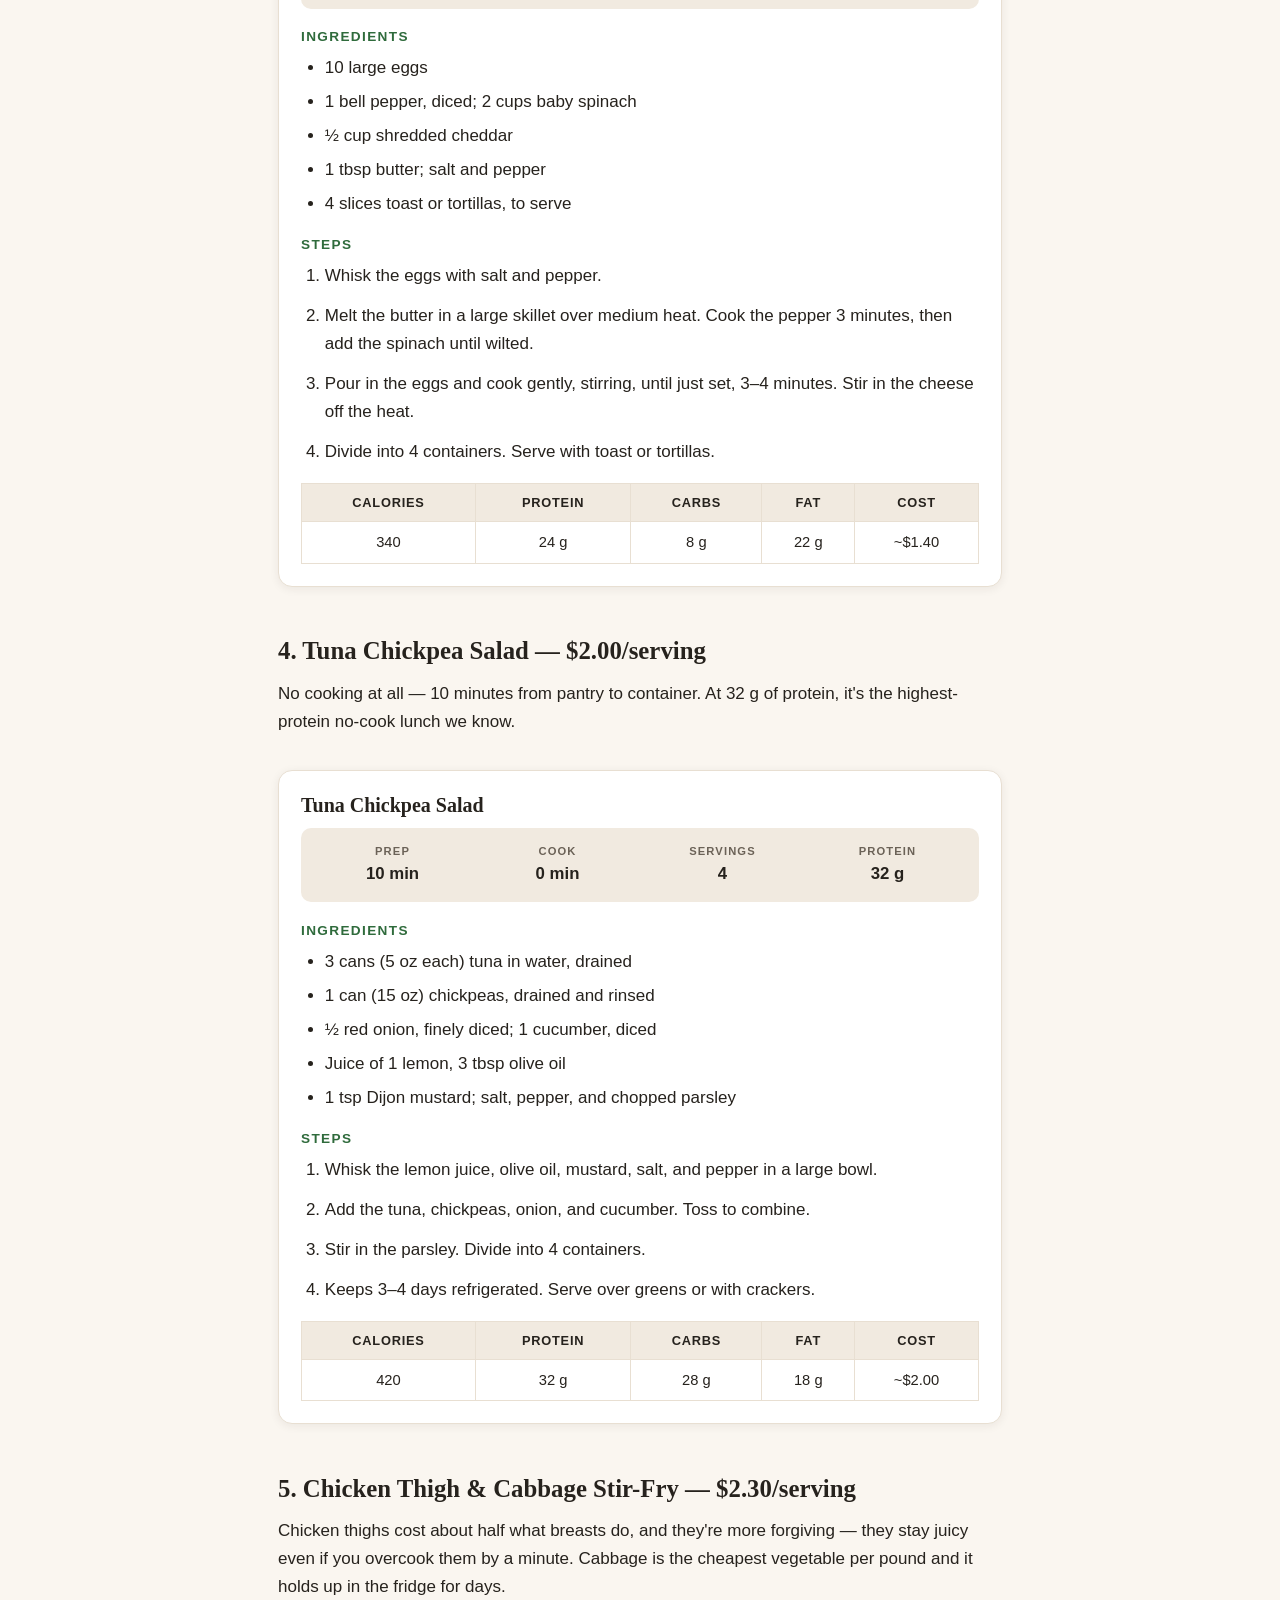
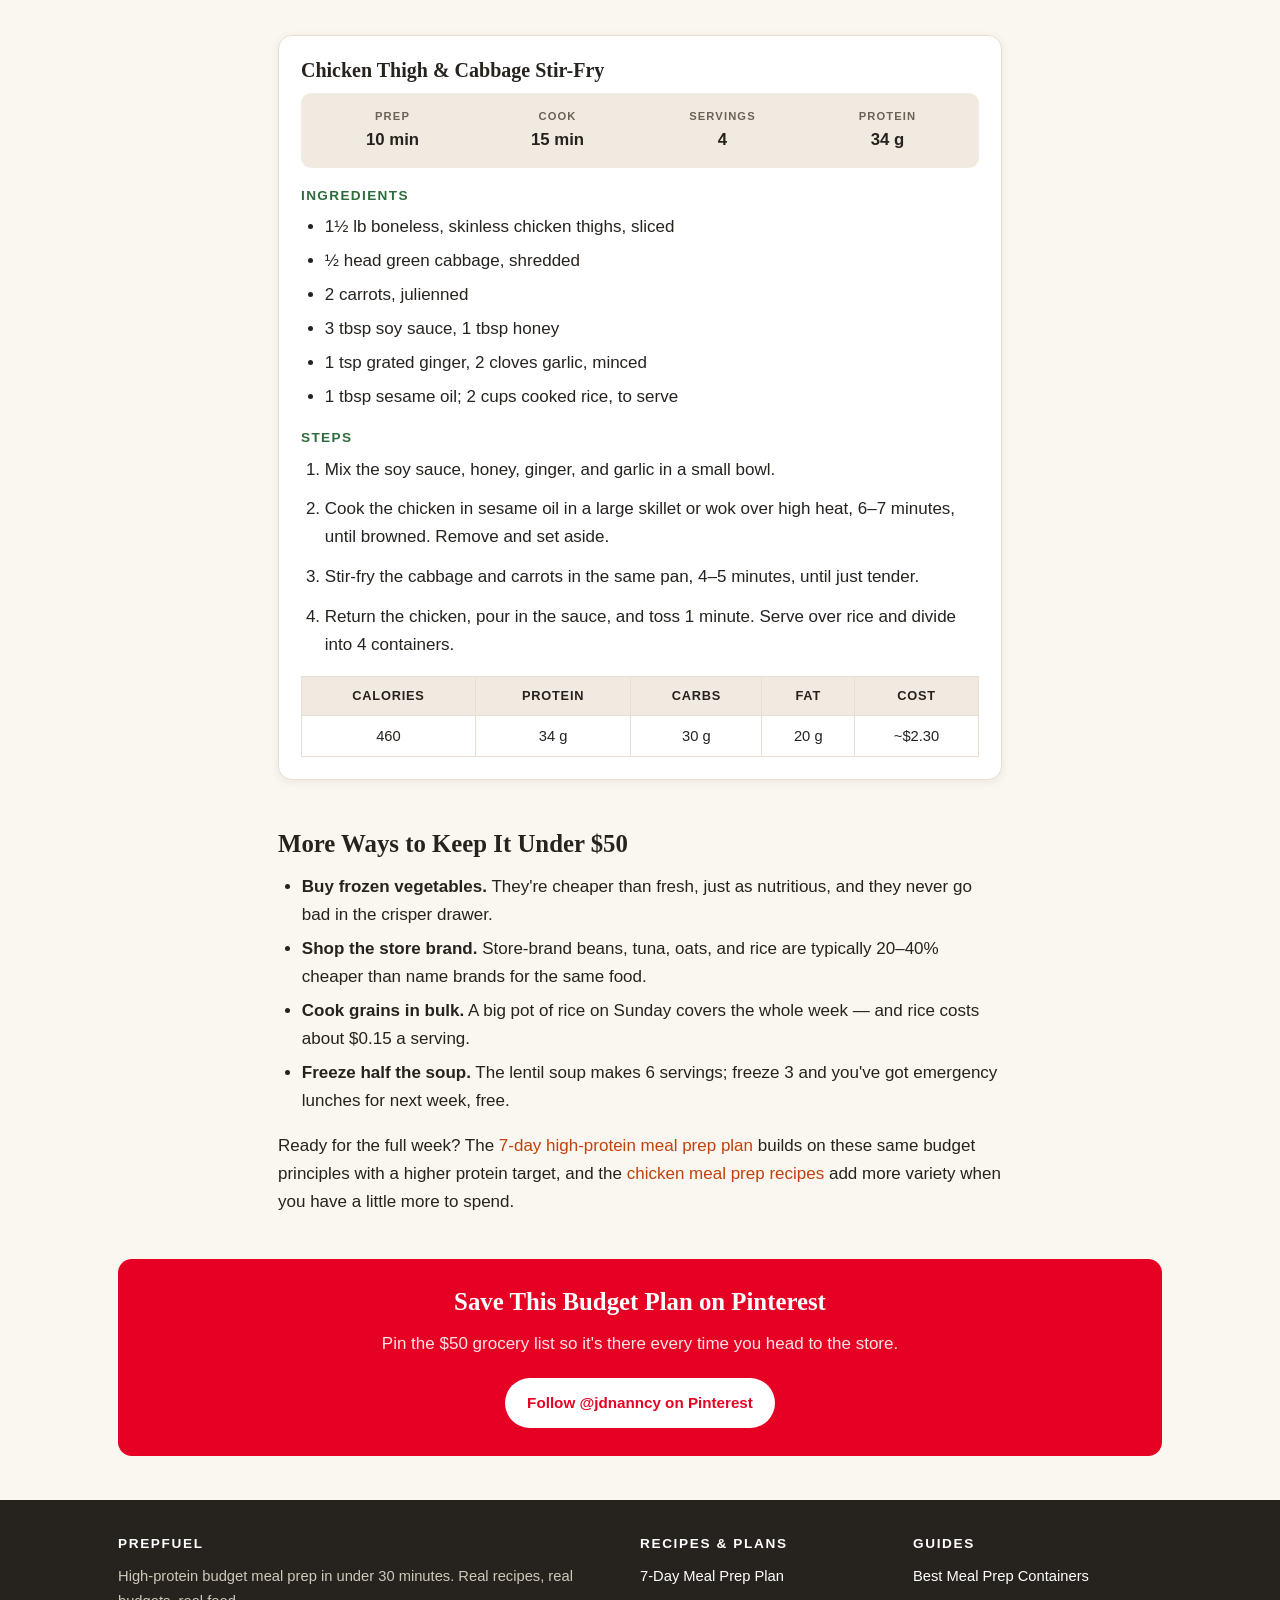
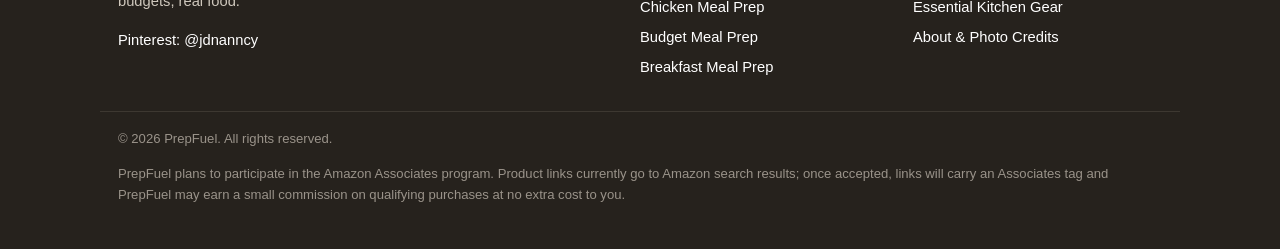
<file: budget-meal-prep.html>
<!DOCTYPE html>
<html lang="en">
<head>
  <meta charset="UTF-8">
  <meta name="viewport" content="width=device-width, initial-scale=1.0">
  <title>Budget Meal Prep: Eat High-Protein for Under $50 a Week | PrepFuel</title>
  <meta name="description" content="A complete budget meal prep plan under $50 a week: full grocery list with prices and five high-protein recipes built on beans, lentils, eggs, tuna, and chicken thighs.">
  <link rel="canonical" href="https://sundala1.github.io/prepfuel/budget-meal-prep.html">
  <meta property="og:type" content="article">
  <meta property="og:title" content="Budget Meal Prep: Eat High-Protein for Under $50 a Week">
  <meta property="og:description" content="Five cheap high-protein recipes and a full grocery list with prices — real food for under $50 a week.">
  <meta property="og:url" content="https://sundala1.github.io/prepfuel/budget-meal-prep.html">
  <meta property="og:image" content="https://sundala1.github.io/prepfuel/assets/black-bean-bowl.jpg">
  <!-- TODO: Pinterest site verification — add the meta tag from Pinterest's claim flow here, e.g.
       <meta name="p:domain_verify" content="PASTE_VERIFICATION_CODE_HERE"> -->
  <link rel="stylesheet" href="styles.css">
  <script src="script.js" defer></script>
  <script type="application/ld+json">
  {
    "@context": "https://schema.org",
    "@graph": [
      {
        "@type": "Recipe",
        "name": "Black Bean and Rice Bowls",
        "image": "https://sundala1.github.io/prepfuel/assets/black-bean-bowl.jpg",
        "author": { "@type": "Organization", "name": "PrepFuel" },
        "description": "Smoky black beans over rice with corn and lime — 22 g of protein for about $1.60 a serving.",
        "prepTime": "PT10M", "cookTime": "PT20M", "totalTime": "PT30M",
        "recipeYield": "4 servings", "recipeCategory": "Dinner", "recipeCuisine": "Mexican-inspired",
        "nutrition": { "@type": "NutritionInformation", "calories": "480 calories", "proteinContent": "22 grams", "carbohydrateContent": "72 grams", "fatContent": "11 grams" },
        "recipeIngredient": ["2 cans (15 oz each) black beans, drained and rinsed", "1 onion, diced", "3 cloves garlic, minced", "1 tsp cumin", "1 tsp smoked paprika", "1 cup frozen corn", "2 cups cooked rice", "Juice of 1 lime", "1 tbsp olive oil", "Salt and pepper"],
        "recipeInstructions": [
          { "@type": "HowToStep", "text": "Cook the onion in oil over medium heat, 4 minutes. Add the garlic, cumin, and paprika; cook 1 minute." },
          { "@type": "HowToStep", "text": "Add the beans and 1/2 cup water. Simmer 10 minutes, mashing a few beans to thicken." },
          { "@type": "HowToStep", "text": "Stir in the corn and lime juice. Season with salt and pepper." },
          { "@type": "HowToStep", "text": "Divide the rice and beans into 4 containers." }
        ]
      },
      {
        "@type": "Recipe",
        "name": "Red Lentil Soup",
        "image": "https://sundala1.github.io/prepfuel/assets/lentil-soup.jpg",
        "author": { "@type": "Organization", "name": "PrepFuel" },
        "description": "Creamy, freezer-friendly red lentil soup with carrots and cumin — 18 g of protein for about $1.10 a serving.",
        "prepTime": "PT10M", "cookTime": "PT25M", "totalTime": "PT35M",
        "recipeYield": "6 servings", "recipeCategory": "Soup", "recipeCuisine": "Middle Eastern-inspired",
        "nutrition": { "@type": "NutritionInformation", "calories": "310 calories", "proteinContent": "18 grams", "carbohydrateContent": "48 grams", "fatContent": "5 grams" },
        "recipeIngredient": ["2 cups dry red lentils, rinsed", "1 onion, diced", "2 carrots, diced", "3 cloves garlic, minced", "1 tsp cumin", "1/2 tsp turmeric", "6 cups vegetable or chicken broth", "Juice of 1 lemon", "1 tbsp olive oil", "Salt and pepper"],
        "recipeInstructions": [
          { "@type": "HowToStep", "text": "Cook the onion and carrots in oil over medium heat, 5 minutes. Add the garlic, cumin, and turmeric; cook 1 minute." },
          { "@type": "HowToStep", "text": "Add the lentils and broth. Bring to a boil, then simmer 20–25 minutes until the lentils break down." },
          { "@type": "HowToStep", "text": "Blend half the soup (or all of it) until creamy. Stir in the lemon juice." },
          { "@type": "HowToStep", "text": "Season with salt and pepper. Divide into 6 containers; freeze up to 3 months." }
        ]
      },
      {
        "@type": "Recipe",
        "name": "Egg and Veggie Scramble Boxes",
        "image": "https://sundala1.github.io/prepfuel/assets/breakfast-sandwich.jpg",
        "author": { "@type": "Organization", "name": "PrepFuel" },
        "description": "Fluffy scrambled eggs with peppers, spinach, and cheese — a 24 g protein breakfast or lunch for about $1.40 a serving.",
        "prepTime": "PT5M", "cookTime": "PT10M", "totalTime": "PT15M",
        "recipeYield": "4 servings", "recipeCategory": "Breakfast", "recipeCuisine": "American",
        "nutrition": { "@type": "NutritionInformation", "calories": "340 calories", "proteinContent": "24 grams", "carbohydrateContent": "8 grams", "fatContent": "22 grams" },
        "recipeIngredient": ["10 large eggs", "1 bell pepper, diced", "2 cups baby spinach", "1/2 cup shredded cheddar", "1 tbsp butter", "Salt and pepper", "4 slices toast or tortillas, to serve"],
        "recipeInstructions": [
          { "@type": "HowToStep", "text": "Whisk the eggs with salt and pepper." },
          { "@type": "HowToStep", "text": "Melt the butter in a large skillet over medium heat. Cook the pepper 3 minutes, then add the spinach until wilted." },
          { "@type": "HowToStep", "text": "Pour in the eggs and cook gently, stirring, until just set, 3–4 minutes. Stir in the cheese off the heat." },
          { "@type": "HowToStep", "text": "Divide into 4 containers. Serve with toast or tortillas." }
        ]
      },
      {
        "@type": "Recipe",
        "name": "Tuna Chickpea Salad",
        "image": "https://sundala1.github.io/prepfuel/assets/black-bean-bowl.jpg",
        "author": { "@type": "Organization", "name": "PrepFuel" },
        "description": "No-cook tuna and chickpea salad with lemon and herbs — 32 g of protein, ready in 10 minutes.",
        "prepTime": "PT10M", "cookTime": "PT0M", "totalTime": "PT10M",
        "recipeYield": "4 servings", "recipeCategory": "Lunch", "recipeCuisine": "Mediterranean-inspired",
        "nutrition": { "@type": "NutritionInformation", "calories": "420 calories", "proteinContent": "32 grams", "carbohydrateContent": "28 grams", "fatContent": "18 grams" },
        "recipeIngredient": ["3 cans (5 oz each) tuna in water, drained", "1 can (15 oz) chickpeas, drained and rinsed", "1/2 red onion, finely diced", "1 cucumber, diced", "Juice of 1 lemon", "3 tbsp olive oil", "1 tsp Dijon mustard", "Salt, pepper, and chopped parsley"],
        "recipeInstructions": [
          { "@type": "HowToStep", "text": "Whisk the lemon juice, olive oil, mustard, salt, and pepper in a large bowl." },
          { "@type": "HowToStep", "text": "Add the tuna, chickpeas, onion, and cucumber. Toss to combine." },
          { "@type": "HowToStep", "text": "Stir in the parsley. Divide into 4 containers." },
          { "@type": "HowToStep", "text": "Keeps 3–4 days refrigerated. Serve over greens or with crackers." }
        ]
      },
      {
        "@type": "Recipe",
        "name": "Chicken Thigh and Cabbage Stir-Fry",
        "image": "https://sundala1.github.io/prepfuel/assets/chicken-noodles.jpg",
        "author": { "@type": "Organization", "name": "PrepFuel" },
        "description": "Juicy chicken thighs stir-fried with cabbage, carrots, and a soy-ginger sauce — 34 g of protein for about $2.30 a serving.",
        "prepTime": "PT10M", "cookTime": "PT15M", "totalTime": "PT25M",
        "recipeYield": "4 servings", "recipeCategory": "Dinner", "recipeCuisine": "Asian-inspired",
        "nutrition": { "@type": "NutritionInformation", "calories": "460 calories", "proteinContent": "34 grams", "carbohydrateContent": "30 grams", "fatContent": "20 grams" },
        "recipeIngredient": ["1 1/2 lb boneless, skinless chicken thighs, sliced", "1/2 head green cabbage, shredded", "2 carrots, julienned", "3 tbsp soy sauce", "1 tbsp honey", "1 tsp grated ginger", "2 cloves garlic, minced", "1 tbsp sesame oil", "2 cups cooked rice, to serve"],
        "recipeInstructions": [
          { "@type": "HowToStep", "text": "Mix the soy sauce, honey, ginger, and garlic in a small bowl." },
          { "@type": "HowToStep", "text": "Cook the chicken in sesame oil in a large skillet or wok over high heat, 6–7 minutes, until browned. Remove and set aside." },
          { "@type": "HowToStep", "text": "Stir-fry the cabbage and carrots in the same pan, 4–5 minutes, until just tender." },
          { "@type": "HowToStep", "text": "Return the chicken, pour in the sauce, and toss 1 minute. Serve over rice and divide into 4 containers." }
        ]
      }
    ]
  }
  </script>
</head>
<body>
  <header class="site-header">
    <div class="header-inner">
      <a class="logo" href="index.html">Prep<span>Fuel</span><span class="logo-tag">High-protein meal prep</span></a>
      <button class="nav-toggle" aria-label="Toggle navigation" aria-expanded="false" aria-controls="main-nav">&#9776;</button>
    </div>
    <nav class="main-nav" id="main-nav" aria-label="Main navigation">
      <ul>
        <li><a href="index.html">Home</a></li>
        <li><a href="7-day-meal-prep-plan.html">7-Day Plan</a></li>
        <li><a href="chicken-meal-prep.html">Chicken</a></li>
        <li><a href="budget-meal-prep.html" class="active">Budget</a></li>
        <li><a href="high-protein-breakfast-meal-prep.html">Breakfast</a></li>
        <li><a href="best-meal-prep-containers.html">Containers</a></li>
        <li><a href="essential-kitchen-gear.html">Gear</a></li>
        <li><a href="about.html">About</a></li>
      </ul>
    </nav>
  </header>

  <main>
    <article class="narrow">
      <header class="article-head">
        <span class="eyebrow">Budget</span>
        <h1>Budget Meal Prep: Eat High-Protein for Under $50 a Week</h1>
        <p class="lede">A complete weekly grocery list with prices, and five recipes built on the cheapest high-protein foods there are: beans, lentils, eggs, tuna, and chicken thighs.</p>
        <p class="byline">PrepFuel &middot; Updated November 2026</p>
      </header>

      <img class="article-img" src="assets/black-bean-bowl.jpg" alt="Black bean stew with rice and avocado in a white bowl" width="1024" height="683">
      <p class="caption">Black beans + rice: complete protein, about $1.60 a serving.</p>

      <p>High-protein eating has a reputation for being expensive, and it can be — if your protein comes from steak and salmon. But the cheapest protein per gram in any grocery store is <strong>beans, lentils, eggs, canned tuna, and chicken thighs</strong>. This plan is built entirely on those five, and it still averages 25–35&nbsp;g of protein per meal.</p>
      <p>The grocery list below covers <strong>all five recipes plus breakfasts and snacks for one person for a week</strong>. Prices are estimates based on average US grocery prices (November 2026) — your store will vary a few dollars either way, but the total lands under $50 in most of the country.</p>

      <h2>The $50 Grocery List</h2>
      <table class="data-table">
        <thead>
          <tr><th>Item</th><th>Qty</th><th class="num">Est. price</th></tr>
        </thead>
        <tbody>
          <tr><td>Chicken thighs, boneless/skinless</td><td>2 lb</td><td class="num">$5.50</td></tr>
          <tr><td>Eggs</td><td>18-count</td><td class="num">$4.50</td></tr>
          <tr><td>Canned tuna in water</td><td>4 cans</td><td class="num">$5.00</td></tr>
          <tr><td>Black beans, canned</td><td>3 cans</td><td class="num">$3.30</td></tr>
          <tr><td>Chickpeas, canned</td><td>2 cans</td><td class="num">$2.20</td></tr>
          <tr><td>Red lentils, dry</td><td>1 lb</td><td class="num">$1.80</td></tr>
          <tr><td>Long-grain rice</td><td>2 lb</td><td class="num">$2.00</td></tr>
          <tr><td>Rolled oats</td><td>42 oz canister</td><td class="num">$3.50</td></tr>
          <tr><td>Plain Greek yogurt, nonfat</td><td>32 oz</td><td class="num">$4.00</td></tr>
          <tr><td>Milk</td><td>&frac12; gallon</td><td class="num">$3.50</td></tr>
          <tr><td>Green cabbage</td><td>1 head</td><td class="num">$1.50</td></tr>
          <tr><td>Onions</td><td>3 lb bag</td><td class="num">$2.50</td></tr>
          <tr><td>Frozen mixed vegetables</td><td>2 bags</td><td class="num">$3.00</td></tr>
          <tr><td>Bananas + seasonal fruit</td><td>&mdash;</td><td class="num">$3.00</td></tr>
          <tr><td>Tortillas or bread</td><td>1 pack</td><td class="num">$2.50</td></tr>
          <tr><td><strong>Total</strong></td><td></td><td class="num"><strong>$47.80</strong></td></tr>
        </tbody>
      </table>
      <p>Pantry staples (oil, salt, pepper, soy sauce, cumin, chili powder, garlic) are assumed on hand — they cost pennies per serving and last months. If you're starting from zero, add about $15 one time for a basic spice and oil setup.</p>

      <div class="callout">
        <p><strong>The budget rule:</strong> protein is where the money goes, so buy it on sale and freeze it. Chicken thighs under $2/lb, tuna under $1.25/can, and eggs under $3/dozen are all buy-two prices.</p>
      </div>

      <h2>1. Black Bean &amp; Rice Bowls — $1.60/serving</h2>
      <p>Beans and rice together form a complete protein, and the smoky cumin-paprika seasoning makes this taste like far more than it costs.</p>
      <section class="recipe" aria-label="Black bean and rice bowls recipe">
        <h3>Black Bean &amp; Rice Bowls</h3>
        <div class="recipe-meta">
          <div><span>Prep</span><strong>10 min</strong></div>
          <div><span>Cook</span><strong>20 min</strong></div>
          <div><span>Servings</span><strong>4</strong></div>
          <div><span>Protein</span><strong>22 g</strong></div>
        </div>
        <h4>Ingredients</h4>
        <ul>
          <li>2 cans (15 oz each) black beans, drained and rinsed</li>
          <li>1 onion, diced; 3 cloves garlic, minced</li>
          <li>1 tsp cumin, 1 tsp smoked paprika</li>
          <li>1 cup frozen corn</li>
          <li>2 cups cooked rice</li>
          <li>Juice of 1 lime, 1 tbsp olive oil; salt and pepper</li>
        </ul>
        <h4>Steps</h4>
        <ol>
          <li>Cook the onion in oil over medium heat, 4 minutes. Add the garlic, cumin, and paprika; cook 1 minute.</li>
          <li>Add the beans and &frac12; cup water. Simmer 10 minutes, mashing a few beans to thicken.</li>
          <li>Stir in the corn and lime juice. Season with salt and pepper.</li>
          <li>Divide the rice and beans into 4 containers.</li>
        </ol>
        <table class="macros">
          <tr><th>Calories</th><th>Protein</th><th>Carbs</th><th>Fat</th><th>Cost</th></tr>
          <tr><td>480</td><td>22 g</td><td>72 g</td><td>11 g</td><td>~$1.60</td></tr>
        </table>
      </section>

      <h2>2. Red Lentil Soup — $1.10/serving</h2>
      <p>The cheapest recipe on this site, and one of the best. It freezes for 3 months, so double the batch whenever lentils are on sale.</p>
      <section class="recipe" aria-label="Red lentil soup recipe">
        <h3>Red Lentil Soup</h3>
        <div class="recipe-meta">
          <div><span>Prep</span><strong>10 min</strong></div>
          <div><span>Cook</span><strong>25 min</strong></div>
          <div><span>Servings</span><strong>6</strong></div>
          <div><span>Protein</span><strong>18 g</strong></div>
        </div>
        <h4>Ingredients</h4>
        <ul>
          <li>2 cups dry red lentils, rinsed</li>
          <li>1 onion, diced; 2 carrots, diced</li>
          <li>3 cloves garlic, minced</li>
          <li>1 tsp cumin, &frac12; tsp turmeric</li>
          <li>6 cups vegetable or chicken broth</li>
          <li>Juice of 1 lemon, 1 tbsp olive oil; salt and pepper</li>
        </ul>
        <h4>Steps</h4>
        <ol>
          <li>Cook the onion and carrots in oil over medium heat, 5 minutes. Add the garlic, cumin, and turmeric; cook 1 minute.</li>
          <li>Add the lentils and broth. Bring to a boil, then simmer 20–25 minutes until the lentils break down.</li>
          <li>Blend half the soup (or all of it) until creamy. Stir in the lemon juice.</li>
          <li>Season with salt and pepper. Divide into 6 containers; freeze up to 3 months.</li>
        </ol>
        <table class="macros">
          <tr><th>Calories</th><th>Protein</th><th>Carbs</th><th>Fat</th><th>Cost</th></tr>
          <tr><td>310</td><td>18 g</td><td>48 g</td><td>5 g</td><td>~$1.10</td></tr>
        </table>
      </section>

      <img class="inline-img" src="assets/lentil-soup.jpg" alt="Creamy red lentil soup in a bowl topped with yogurt and spices" width="1023" height="656" loading="lazy">
      <p class="caption">Red lentil soup: $1.10 a serving, and it freezes for months.</p>

      <h2>3. Egg &amp; Veggie Scramble Boxes — $1.40/serving</h2>
      <p>Eggs are the cheapest complete protein in the store. These boxes work for breakfast or a light lunch, and they reheat in 90 seconds.</p>
      <section class="recipe" aria-label="Egg and veggie scramble boxes recipe">
        <h3>Egg &amp; Veggie Scramble Boxes</h3>
        <div class="recipe-meta">
          <div><span>Prep</span><strong>5 min</strong></div>
          <div><span>Cook</span><strong>10 min</strong></div>
          <div><span>Servings</span><strong>4</strong></div>
          <div><span>Protein</span><strong>24 g</strong></div>
        </div>
        <h4>Ingredients</h4>
        <ul>
          <li>10 large eggs</li>
          <li>1 bell pepper, diced; 2 cups baby spinach</li>
          <li>&frac12; cup shredded cheddar</li>
          <li>1 tbsp butter; salt and pepper</li>
          <li>4 slices toast or tortillas, to serve</li>
        </ul>
        <h4>Steps</h4>
        <ol>
          <li>Whisk the eggs with salt and pepper.</li>
          <li>Melt the butter in a large skillet over medium heat. Cook the pepper 3 minutes, then add the spinach until wilted.</li>
          <li>Pour in the eggs and cook gently, stirring, until just set, 3–4 minutes. Stir in the cheese off the heat.</li>
          <li>Divide into 4 containers. Serve with toast or tortillas.</li>
        </ol>
        <table class="macros">
          <tr><th>Calories</th><th>Protein</th><th>Carbs</th><th>Fat</th><th>Cost</th></tr>
          <tr><td>340</td><td>24 g</td><td>8 g</td><td>22 g</td><td>~$1.40</td></tr>
        </table>
      </section>

      <h2>4. Tuna Chickpea Salad — $2.00/serving</h2>
      <p>No cooking at all — 10 minutes from pantry to container. At 32&nbsp;g of protein, it's the highest-protein no-cook lunch we know.</p>
      <section class="recipe" aria-label="Tuna chickpea salad recipe">
        <h3>Tuna Chickpea Salad</h3>
        <div class="recipe-meta">
          <div><span>Prep</span><strong>10 min</strong></div>
          <div><span>Cook</span><strong>0 min</strong></div>
          <div><span>Servings</span><strong>4</strong></div>
          <div><span>Protein</span><strong>32 g</strong></div>
        </div>
        <h4>Ingredients</h4>
        <ul>
          <li>3 cans (5 oz each) tuna in water, drained</li>
          <li>1 can (15 oz) chickpeas, drained and rinsed</li>
          <li>&frac12; red onion, finely diced; 1 cucumber, diced</li>
          <li>Juice of 1 lemon, 3 tbsp olive oil</li>
          <li>1 tsp Dijon mustard; salt, pepper, and chopped parsley</li>
        </ul>
        <h4>Steps</h4>
        <ol>
          <li>Whisk the lemon juice, olive oil, mustard, salt, and pepper in a large bowl.</li>
          <li>Add the tuna, chickpeas, onion, and cucumber. Toss to combine.</li>
          <li>Stir in the parsley. Divide into 4 containers.</li>
          <li>Keeps 3–4 days refrigerated. Serve over greens or with crackers.</li>
        </ol>
        <table class="macros">
          <tr><th>Calories</th><th>Protein</th><th>Carbs</th><th>Fat</th><th>Cost</th></tr>
          <tr><td>420</td><td>32 g</td><td>28 g</td><td>18 g</td><td>~$2.00</td></tr>
        </table>
      </section>

      <h2>5. Chicken Thigh &amp; Cabbage Stir-Fry — $2.30/serving</h2>
      <p>Chicken thighs cost about half what breasts do, and they're more forgiving — they stay juicy even if you overcook them by a minute. Cabbage is the cheapest vegetable per pound and it holds up in the fridge for days.</p>
      <section class="recipe" aria-label="Chicken thigh and cabbage stir-fry recipe">
        <h3>Chicken Thigh &amp; Cabbage Stir-Fry</h3>
        <div class="recipe-meta">
          <div><span>Prep</span><strong>10 min</strong></div>
          <div><span>Cook</span><strong>15 min</strong></div>
          <div><span>Servings</span><strong>4</strong></div>
          <div><span>Protein</span><strong>34 g</strong></div>
        </div>
        <h4>Ingredients</h4>
        <ul>
          <li>1&frac12; lb boneless, skinless chicken thighs, sliced</li>
          <li>&frac12; head green cabbage, shredded</li>
          <li>2 carrots, julienned</li>
          <li>3 tbsp soy sauce, 1 tbsp honey</li>
          <li>1 tsp grated ginger, 2 cloves garlic, minced</li>
          <li>1 tbsp sesame oil; 2 cups cooked rice, to serve</li>
        </ul>
        <h4>Steps</h4>
        <ol>
          <li>Mix the soy sauce, honey, ginger, and garlic in a small bowl.</li>
          <li>Cook the chicken in sesame oil in a large skillet or wok over high heat, 6–7 minutes, until browned. Remove and set aside.</li>
          <li>Stir-fry the cabbage and carrots in the same pan, 4–5 minutes, until just tender.</li>
          <li>Return the chicken, pour in the sauce, and toss 1 minute. Serve over rice and divide into 4 containers.</li>
        </ol>
        <table class="macros">
          <tr><th>Calories</th><th>Protein</th><th>Carbs</th><th>Fat</th><th>Cost</th></tr>
          <tr><td>460</td><td>34 g</td><td>30 g</td><td>20 g</td><td>~$2.30</td></tr>
        </table>
      </section>

      <h2>More Ways to Keep It Under $50</h2>
      <ul>
        <li><strong>Buy frozen vegetables.</strong> They're cheaper than fresh, just as nutritious, and they never go bad in the crisper drawer.</li>
        <li><strong>Shop the store brand.</strong> Store-brand beans, tuna, oats, and rice are typically 20–40% cheaper than name brands for the same food.</li>
        <li><strong>Cook grains in bulk.</strong> A big pot of rice on Sunday covers the whole week — and rice costs about $0.15 a serving.</li>
        <li><strong>Freeze half the soup.</strong> The lentil soup makes 6 servings; freeze 3 and you've got emergency lunches for next week, free.</li>
      </ul>
      <p>Ready for the full week? The <a href="7-day-meal-prep-plan.html">7-day high-protein meal prep plan</a> builds on these same budget principles with a higher protein target, and the <a href="chicken-meal-prep.html">chicken meal prep recipes</a> add more variety when you have a little more to spend.</p>
    </article>

    <section class="wrap">
      <div class="pin-band">
        <h2>Save This Budget Plan on Pinterest</h2>
        <p>Pin the $50 grocery list so it's there every time you head to the store.</p>
        <a class="btn" href="https://www.pinterest.com/jdnanncy/" target="_blank" rel="noopener">Follow @jdnanncy on Pinterest</a>
      </div>
    </section>
  </main>

  <footer class="site-footer">
    <div class="footer-grid">
      <div>
        <h4>PrepFuel</h4>
        <p>High-protein budget meal prep in under 30 minutes. Real recipes, real budgets, real food.</p>
        <p><a href="https://www.pinterest.com/jdnanncy/" target="_blank" rel="noopener">Pinterest: @jdnanncy</a></p>
      </div>
      <div>
        <h4>Recipes &amp; Plans</h4>
        <ul>
          <li><a href="7-day-meal-prep-plan.html">7-Day Meal Prep Plan</a></li>
          <li><a href="chicken-meal-prep.html">Chicken Meal Prep</a></li>
          <li><a href="budget-meal-prep.html">Budget Meal Prep</a></li>
          <li><a href="high-protein-breakfast-meal-prep.html">Breakfast Meal Prep</a></li>
        </ul>
      </div>
      <div>
        <h4>Guides</h4>
        <ul>
          <li><a href="best-meal-prep-containers.html">Best Meal Prep Containers</a></li>
          <li><a href="essential-kitchen-gear.html">Essential Kitchen Gear</a></li>
          <li><a href="about.html">About &amp; Photo Credits</a></li>
        </ul>
      </div>
    </div>
    <div class="footer-bottom">
      <p>&copy; <span id="year">2026</span> PrepFuel. All rights reserved.</p>
      <p>PrepFuel plans to participate in the Amazon Associates program. Product links currently go to Amazon search results; once accepted, links will carry an Associates tag and PrepFuel may earn a small commission on qualifying purchases at no extra cost to you.</p>
    </div>
  </footer>
</body>
</html>
</file>
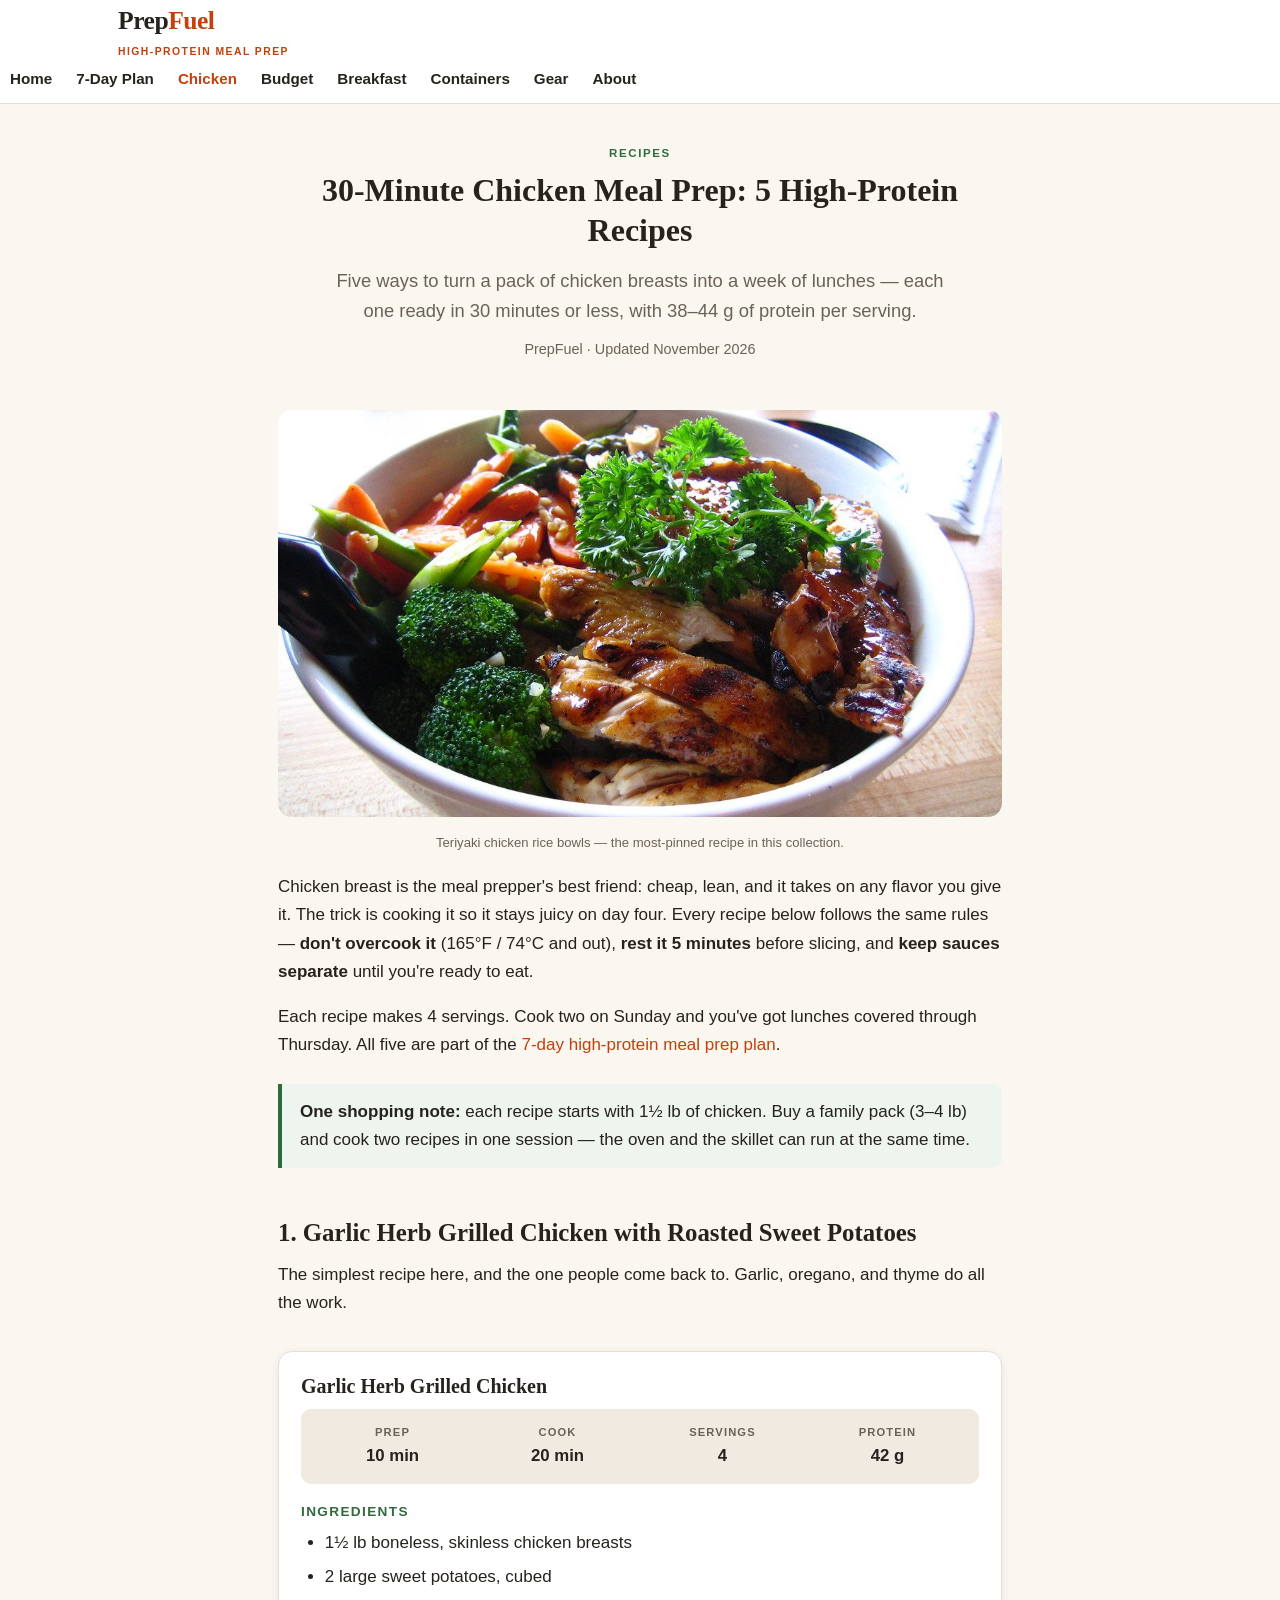
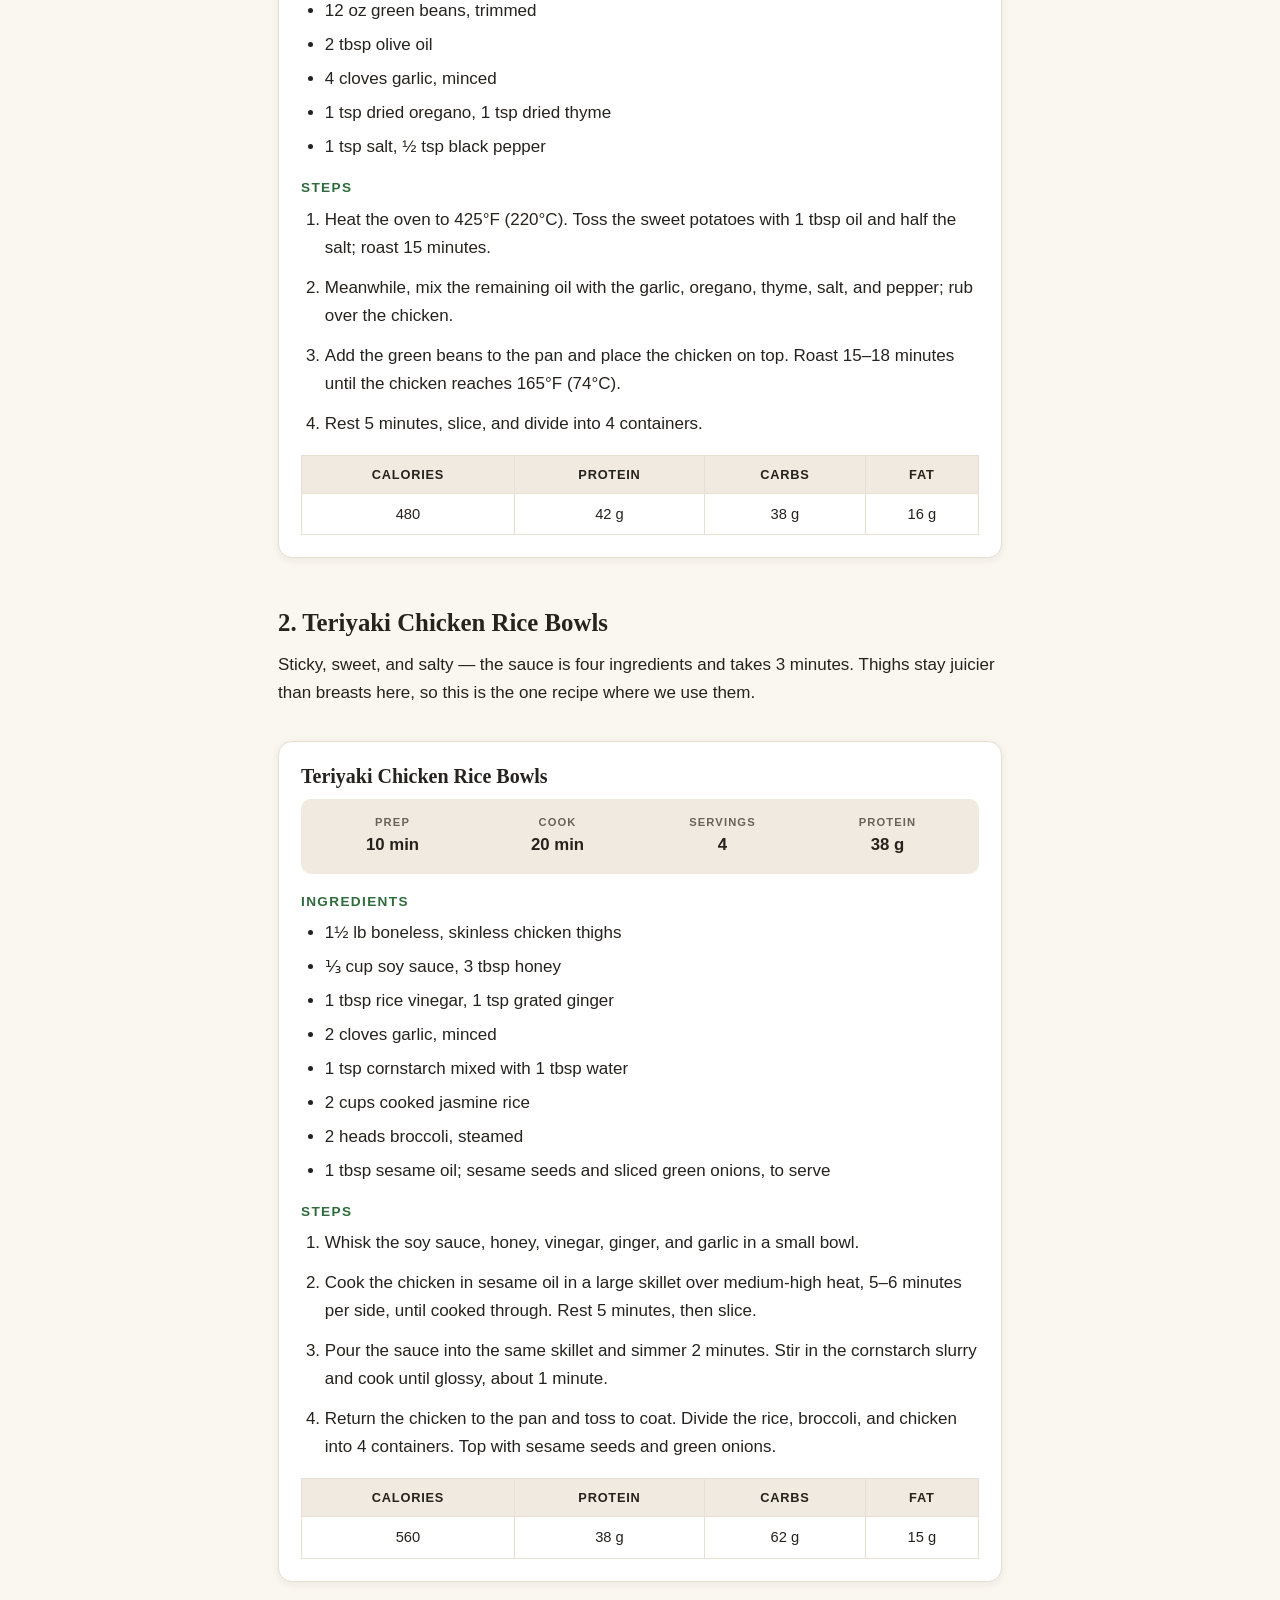
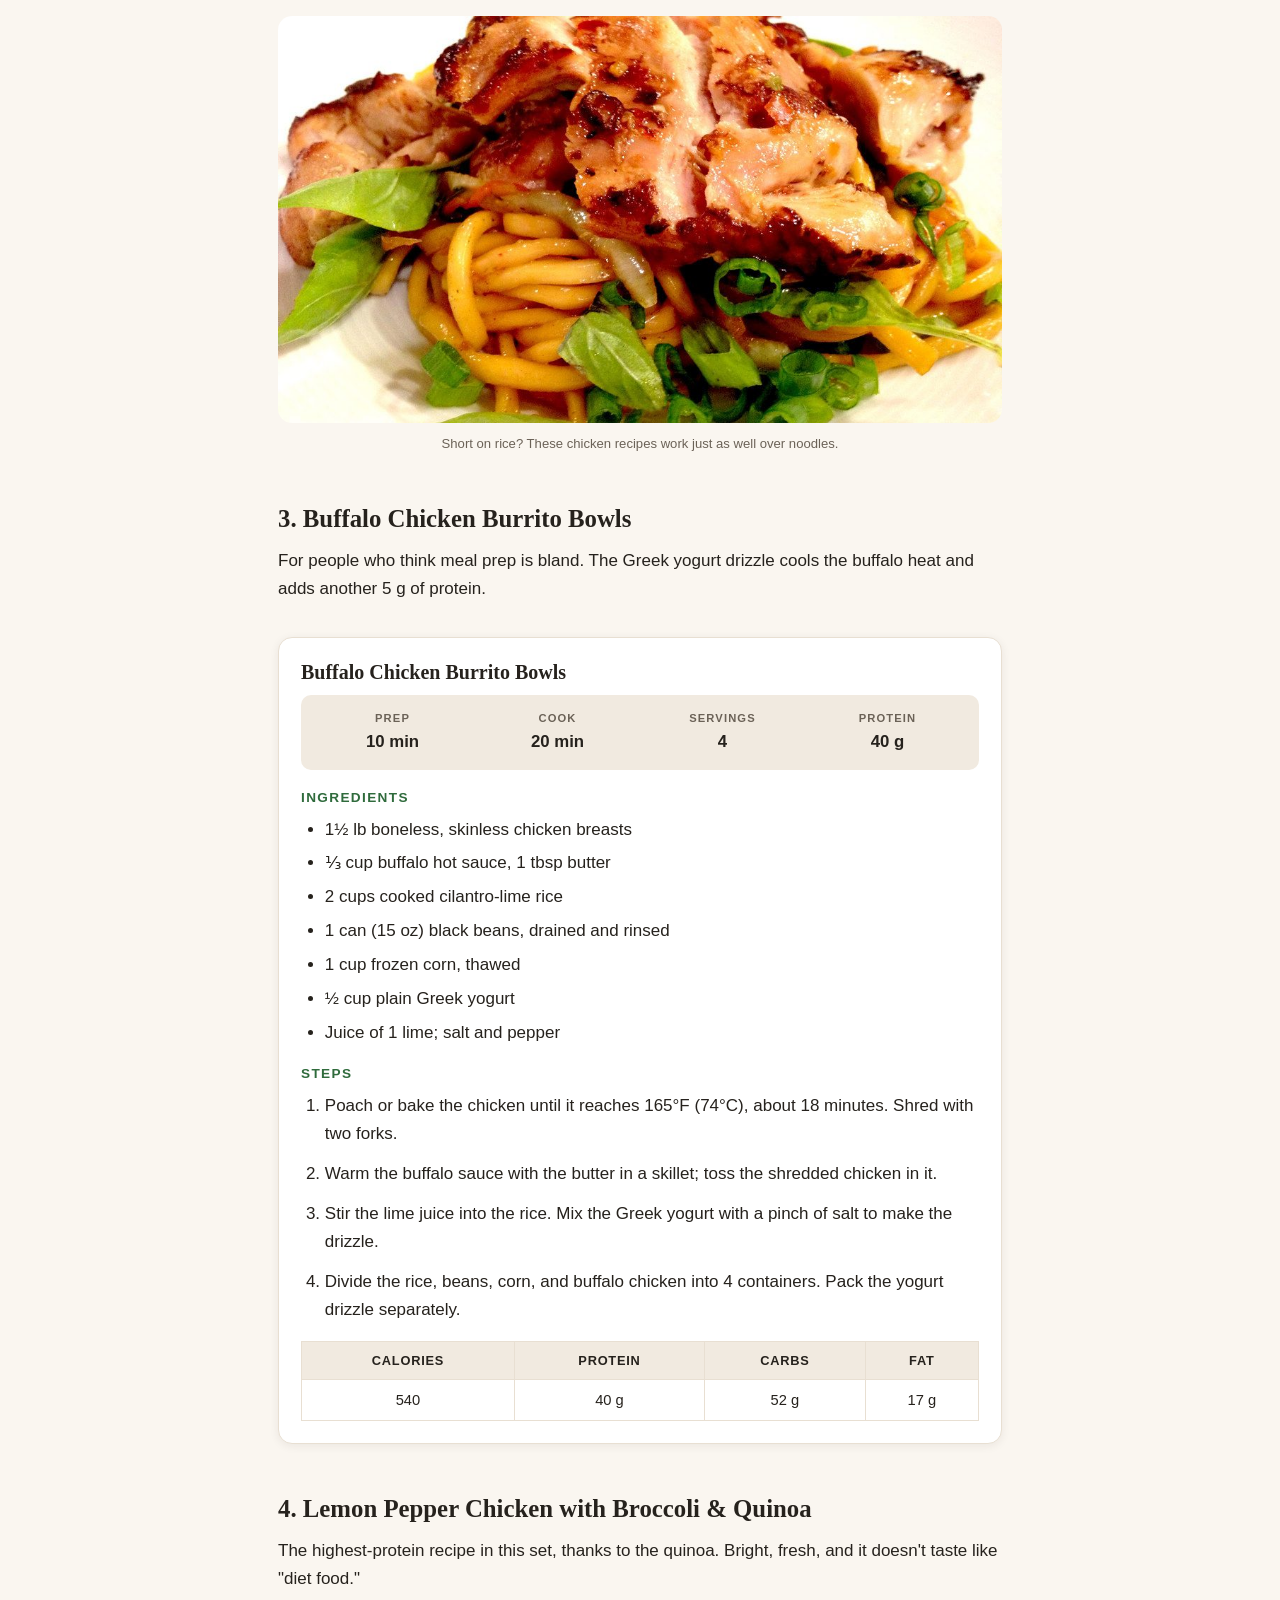
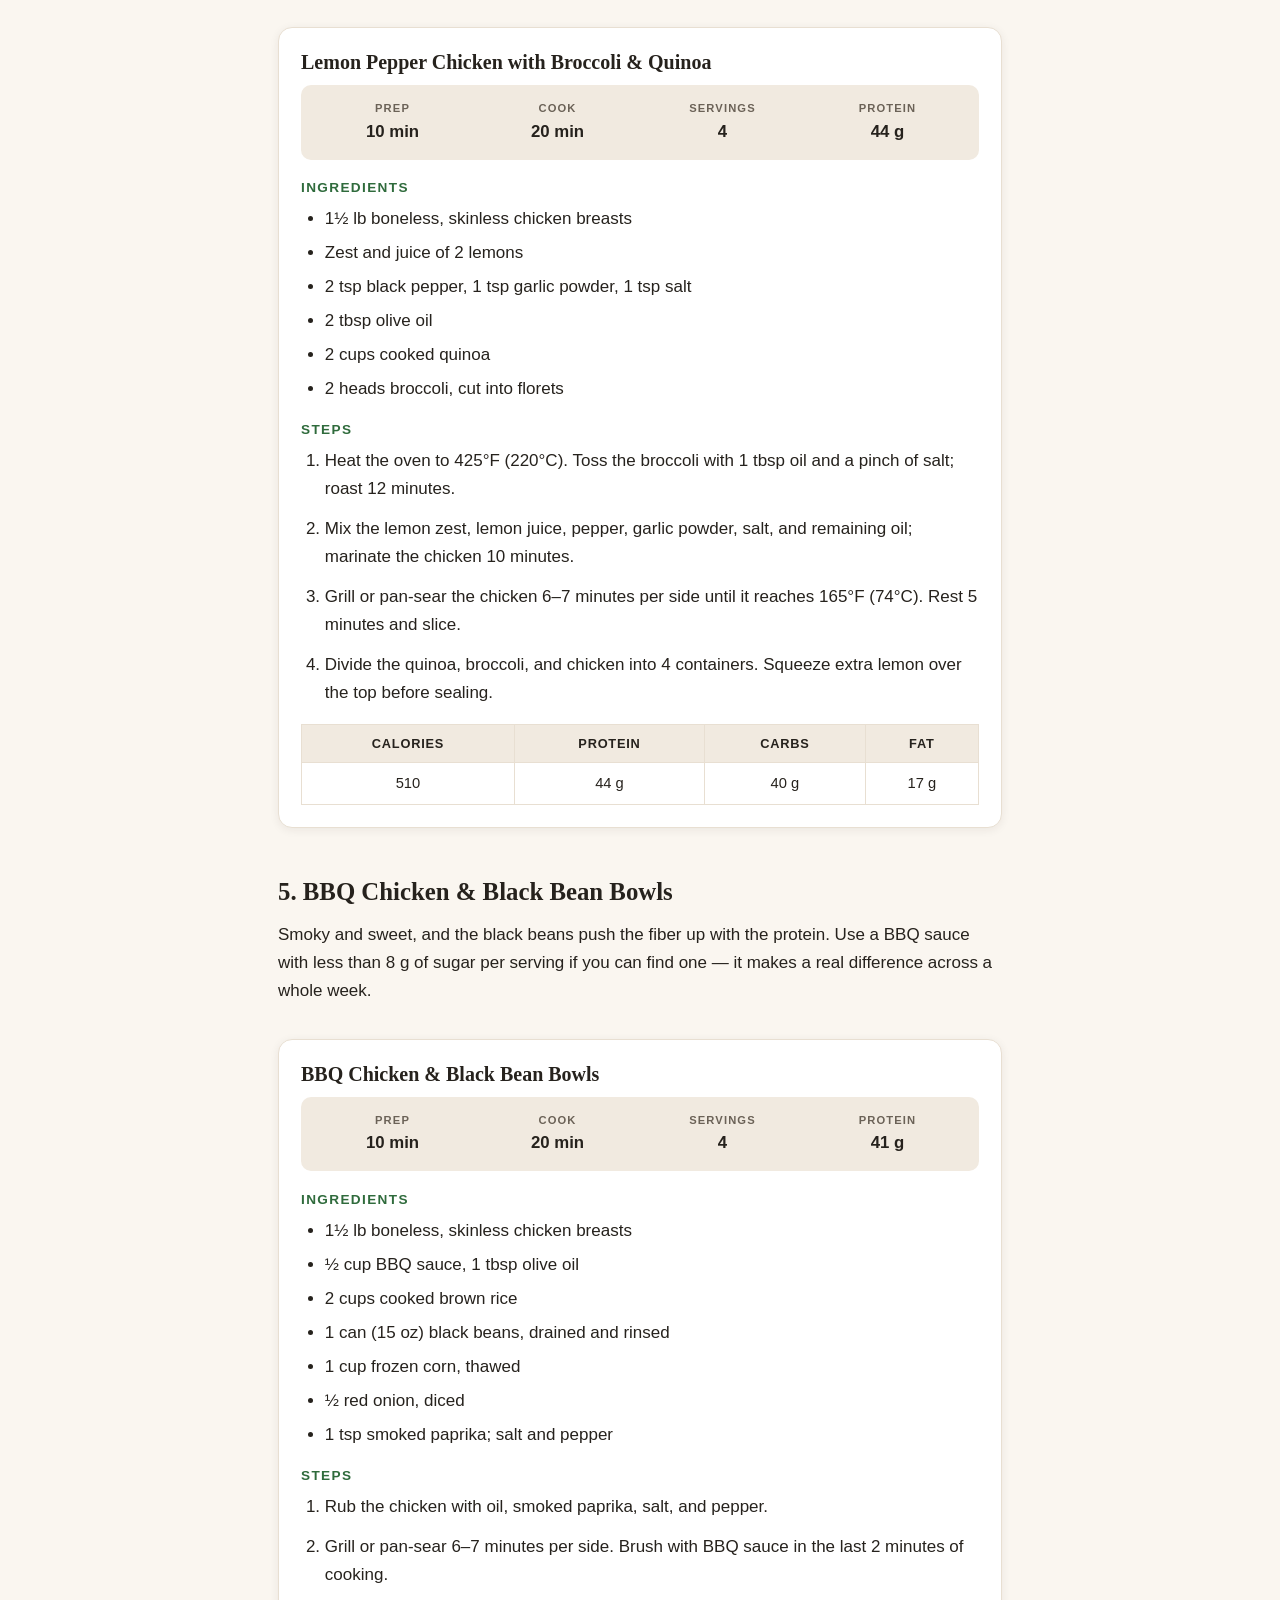
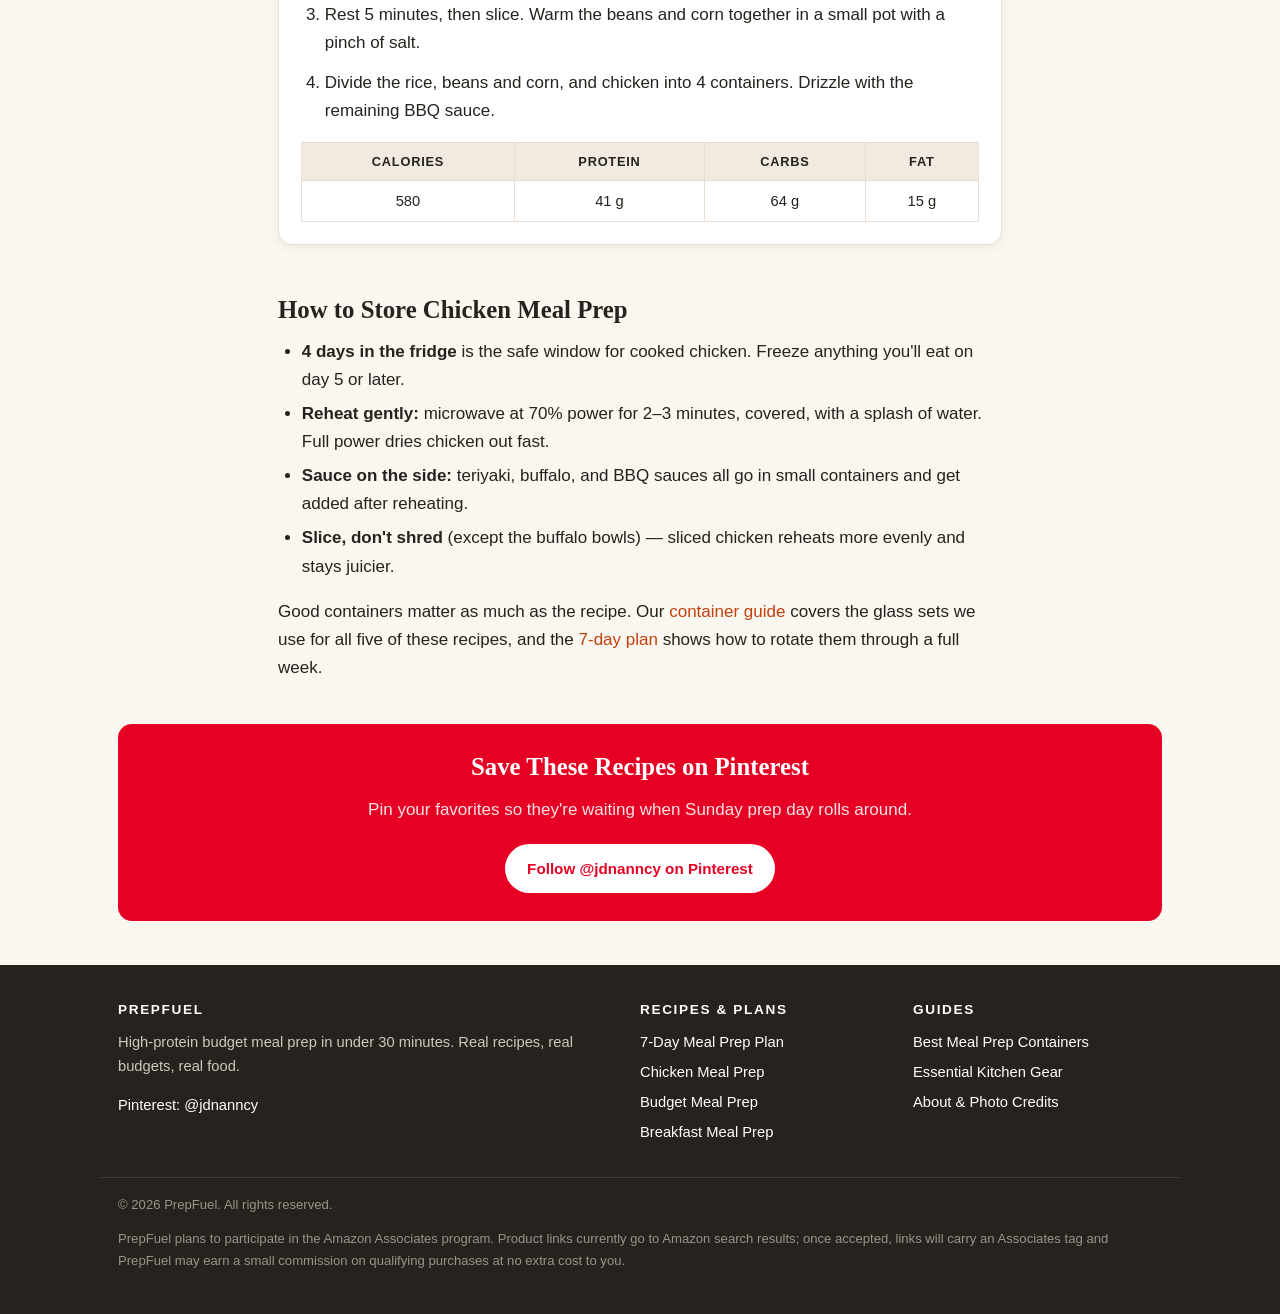
<file: chicken-meal-prep.html>
<!DOCTYPE html>
<html lang="en">
<head>
  <meta charset="UTF-8">
  <meta name="viewport" content="width=device-width, initial-scale=1.0">
  <title>30-Minute Chicken Meal Prep: 5 High-Protein Recipes | PrepFuel</title>
  <meta name="description" content="Five 30-minute chicken meal prep recipes with 38–44g of protein per serving: teriyaki bowls, buffalo burrito bowls, lemon pepper, BBQ, and garlic herb. Full ingredients, steps, and macros.">
  <link rel="canonical" href="https://sundala1.github.io/prepfuel/chicken-meal-prep.html">
  <meta property="og:type" content="article">
  <meta property="og:title" content="30-Minute Chicken Meal Prep: 5 High-Protein Recipes">
  <meta property="og:description" content="Five ways to turn a pack of chicken breasts into a week of high-protein lunches — each ready in 30 minutes or less.">
  <meta property="og:url" content="https://sundala1.github.io/prepfuel/chicken-meal-prep.html">
  <meta property="og:image" content="https://sundala1.github.io/prepfuel/assets/chicken-teriyaki-bowl.jpg">
  <!-- TODO: Pinterest site verification — add the meta tag from Pinterest's claim flow here, e.g.
       <meta name="p:domain_verify" content="PASTE_VERIFICATION_CODE_HERE"> -->
  <link rel="stylesheet" href="styles.css">
  <script src="script.js" defer></script>
  <script type="application/ld+json">
  {
    "@context": "https://schema.org",
    "@graph": [
      {
        "@type": "Recipe",
        "name": "Garlic Herb Grilled Chicken with Roasted Sweet Potatoes",
        "image": "https://sundala1.github.io/prepfuel/assets/sweet-potatoes.jpg",
        "author": { "@type": "Organization", "name": "PrepFuel" },
        "description": "Juicy grilled chicken breasts with garlic and herbs, served with roasted sweet potatoes and green beans.",
        "prepTime": "PT10M", "cookTime": "PT20M", "totalTime": "PT30M",
        "recipeYield": "4 servings", "recipeCategory": "Dinner", "recipeCuisine": "American",
        "nutrition": { "@type": "NutritionInformation", "calories": "480 calories", "proteinContent": "42 grams", "carbohydrateContent": "38 grams", "fatContent": "16 grams" },
        "recipeIngredient": ["1 1/2 lb boneless, skinless chicken breasts", "2 large sweet potatoes, cubed", "12 oz green beans, trimmed", "2 tbsp olive oil", "4 cloves garlic, minced", "1 tsp dried oregano", "1 tsp dried thyme", "1 tsp salt", "1/2 tsp black pepper"],
        "recipeInstructions": [
          { "@type": "HowToStep", "text": "Heat the oven to 425°F (220°C). Toss the sweet potatoes with 1 tablespoon of oil and half the salt; roast 15 minutes." },
          { "@type": "HowToStep", "text": "Meanwhile, mix the remaining oil with the garlic, oregano, thyme, salt, and pepper; rub over the chicken." },
          { "@type": "HowToStep", "text": "Add the green beans to the pan and place the chicken on top. Roast 15–18 minutes until the chicken reaches 165°F (74°C)." },
          { "@type": "HowToStep", "text": "Rest 5 minutes, slice, and divide into 4 containers." }
        ]
      },
      {
        "@type": "Recipe",
        "name": "Teriyaki Chicken Rice Bowls",
        "image": "https://sundala1.github.io/prepfuel/assets/chicken-teriyaki-bowl.jpg",
        "author": { "@type": "Organization", "name": "PrepFuel" },
        "description": "Sticky-sweet teriyaki chicken over jasmine rice with broccoli — a meal prep classic that reheats perfectly.",
        "prepTime": "PT10M", "cookTime": "PT20M", "totalTime": "PT30M",
        "recipeYield": "4 servings", "recipeCategory": "Dinner", "recipeCuisine": "Asian-inspired",
        "nutrition": { "@type": "NutritionInformation", "calories": "560 calories", "proteinContent": "38 grams", "carbohydrateContent": "62 grams", "fatContent": "15 grams" },
        "recipeIngredient": ["1 1/2 lb boneless, skinless chicken thighs", "1/3 cup soy sauce", "3 tbsp honey", "1 tbsp rice vinegar", "1 tsp grated ginger", "2 cloves garlic, minced", "1 tsp cornstarch mixed with 1 tbsp water", "2 cups cooked jasmine rice", "2 heads broccoli, steamed", "1 tbsp sesame oil", "Sesame seeds and sliced green onions, to serve"],
        "recipeInstructions": [
          { "@type": "HowToStep", "text": "Whisk the soy sauce, honey, vinegar, ginger, and garlic in a small bowl." },
          { "@type": "HowToStep", "text": "Cook the chicken in sesame oil in a large skillet over medium-high heat, 5–6 minutes per side, until cooked through. Rest 5 minutes, then slice." },
          { "@type": "HowToStep", "text": "Pour the sauce into the same skillet and simmer 2 minutes. Stir in the cornstarch slurry and cook until glossy, about 1 minute." },
          { "@type": "HowToStep", "text": "Return the chicken to the pan and toss to coat. Divide the rice, broccoli, and chicken into 4 containers. Top with sesame seeds and green onions." }
        ]
      },
      {
        "@type": "Recipe",
        "name": "Buffalo Chicken Burrito Bowls",
        "image": "https://sundala1.github.io/prepfuel/assets/chicken-noodles.jpg",
        "author": { "@type": "Organization", "name": "PrepFuel" },
        "description": "Shredded buffalo chicken with cilantro-lime rice, black beans, and corn — bold flavor, 40 g of protein.",
        "prepTime": "PT10M", "cookTime": "PT20M", "totalTime": "PT30M",
        "recipeYield": "4 servings", "recipeCategory": "Dinner", "recipeCuisine": "American",
        "nutrition": { "@type": "NutritionInformation", "calories": "540 calories", "proteinContent": "40 grams", "carbohydrateContent": "52 grams", "fatContent": "17 grams" },
        "recipeIngredient": ["1 1/2 lb boneless, skinless chicken breasts", "1/3 cup buffalo hot sauce", "1 tbsp butter", "2 cups cooked cilantro-lime rice", "1 can (15 oz) black beans, drained and rinsed", "1 cup frozen corn, thawed", "1/2 cup plain Greek yogurt", "Juice of 1 lime", "Salt and pepper"],
        "recipeInstructions": [
          { "@type": "HowToStep", "text": "Poach or bake the chicken until it reaches 165°F (74°C), about 18 minutes. Shred with two forks." },
          { "@type": "HowToStep", "text": "Warm the buffalo sauce with the butter in a skillet; toss the shredded chicken in it." },
          { "@type": "HowToStep", "text": "Stir the lime juice into the rice. Mix the Greek yogurt with a pinch of salt to make the drizzle." },
          { "@type": "HowToStep", "text": "Divide the rice, beans, corn, and buffalo chicken into 4 containers. Pack the yogurt drizzle separately." }
        ]
      },
      {
        "@type": "Recipe",
        "name": "Lemon Pepper Chicken with Broccoli and Quinoa",
        "image": "https://sundala1.github.io/prepfuel/assets/chicken-teriyaki-bowl.jpg",
        "author": { "@type": "Organization", "name": "PrepFuel" },
        "description": "Bright lemon-pepper chicken over fluffy quinoa with roasted broccoli — the highest-protein recipe in this set.",
        "prepTime": "PT10M", "cookTime": "PT20M", "totalTime": "PT30M",
        "recipeYield": "4 servings", "recipeCategory": "Dinner", "recipeCuisine": "American",
        "nutrition": { "@type": "NutritionInformation", "calories": "510 calories", "proteinContent": "44 grams", "carbohydrateContent": "40 grams", "fatContent": "17 grams" },
        "recipeIngredient": ["1 1/2 lb boneless, skinless chicken breasts", "Zest and juice of 2 lemons", "2 tsp black pepper", "1 tsp garlic powder", "1 tsp salt", "2 tbsp olive oil", "2 cups cooked quinoa", "2 heads broccoli, cut into florets"],
        "recipeInstructions": [
          { "@type": "HowToStep", "text": "Heat the oven to 425°F (220°C). Toss the broccoli with 1 tablespoon of oil and a pinch of salt; roast 12 minutes." },
          { "@type": "HowToStep", "text": "Mix the lemon zest, lemon juice, pepper, garlic powder, salt, and remaining oil; marinate the chicken 10 minutes." },
          { "@type": "HowToStep", "text": "Grill or pan-sear the chicken 6–7 minutes per side until it reaches 165°F (74°C). Rest 5 minutes and slice." },
          { "@type": "HowToStep", "text": "Divide the quinoa, broccoli, and chicken into 4 containers. Squeeze extra lemon over the top before sealing." }
        ]
      },
      {
        "@type": "Recipe",
        "name": "BBQ Chicken and Black Bean Bowls",
        "image": "https://sundala1.github.io/prepfuel/assets/black-bean-bowl.jpg",
        "author": { "@type": "Organization", "name": "PrepFuel" },
        "description": "Smoky BBQ chicken with black beans, corn, and rice — sweet, savory, and endlessly reheatable.",
        "prepTime": "PT10M", "cookTime": "PT20M", "totalTime": "PT30M",
        "recipeYield": "4 servings", "recipeCategory": "Dinner", "recipeCuisine": "American",
        "nutrition": { "@type": "NutritionInformation", "calories": "580 calories", "proteinContent": "41 grams", "carbohydrateContent": "64 grams", "fatContent": "15 grams" },
        "recipeIngredient": ["1 1/2 lb boneless, skinless chicken breasts", "1/2 cup BBQ sauce", "1 tbsp olive oil", "2 cups cooked brown rice", "1 can (15 oz) black beans, drained and rinsed", "1 cup frozen corn, thawed", "1/2 red onion, diced", "1 tsp smoked paprika", "Salt and pepper"],
        "recipeInstructions": [
          { "@type": "HowToStep", "text": "Rub the chicken with oil, smoked paprika, salt, and pepper." },
          { "@type": "HowToStep", "text": "Grill or pan-sear 6–7 minutes per side. Brush with BBQ sauce in the last 2 minutes of cooking." },
          { "@type": "HowToStep", "text": "Rest 5 minutes, then slice. Warm the beans and corn together in a small pot with a pinch of salt." },
          { "@type": "HowToStep", "text": "Divide the rice, beans and corn, and chicken into 4 containers. Drizzle with the remaining BBQ sauce." }
        ]
      }
    ]
  }
  </script>
</head>
<body>
  <header class="site-header">
    <div class="header-inner">
      <a class="logo" href="index.html">Prep<span>Fuel</span><span class="logo-tag">High-protein meal prep</span></a>
      <button class="nav-toggle" aria-label="Toggle navigation" aria-expanded="false" aria-controls="main-nav">&#9776;</button>
    </div>
    <nav class="main-nav" id="main-nav" aria-label="Main navigation">
      <ul>
        <li><a href="index.html">Home</a></li>
        <li><a href="7-day-meal-prep-plan.html">7-Day Plan</a></li>
        <li><a href="chicken-meal-prep.html" class="active">Chicken</a></li>
        <li><a href="budget-meal-prep.html">Budget</a></li>
        <li><a href="high-protein-breakfast-meal-prep.html">Breakfast</a></li>
        <li><a href="best-meal-prep-containers.html">Containers</a></li>
        <li><a href="essential-kitchen-gear.html">Gear</a></li>
        <li><a href="about.html">About</a></li>
      </ul>
    </nav>
  </header>

  <main>
    <article class="narrow">
      <header class="article-head">
        <span class="eyebrow">Recipes</span>
        <h1>30-Minute Chicken Meal Prep: 5 High-Protein Recipes</h1>
        <p class="lede">Five ways to turn a pack of chicken breasts into a week of lunches — each one ready in 30 minutes or less, with 38–44&nbsp;g of protein per serving.</p>
        <p class="byline">PrepFuel &middot; Updated November 2026</p>
      </header>

      <img class="article-img" src="assets/chicken-teriyaki-bowl.jpg" alt="Teriyaki chicken rice bowl with broccoli, carrots, and fresh herbs" width="1024" height="768">
      <p class="caption">Teriyaki chicken rice bowls — the most-pinned recipe in this collection.</p>

      <p>Chicken breast is the meal prepper's best friend: cheap, lean, and it takes on any flavor you give it. The trick is cooking it so it stays juicy on day four. Every recipe below follows the same rules — <strong>don't overcook it</strong> (165&deg;F / 74&deg;C and out), <strong>rest it 5 minutes</strong> before slicing, and <strong>keep sauces separate</strong> until you're ready to eat.</p>
      <p>Each recipe makes 4 servings. Cook two on Sunday and you've got lunches covered through Thursday. All five are part of the <a href="7-day-meal-prep-plan.html">7-day high-protein meal prep plan</a>.</p>

      <div class="callout">
        <p><strong>One shopping note:</strong> each recipe starts with 1&frac12; lb of chicken. Buy a family pack (3–4 lb) and cook two recipes in one session — the oven and the skillet can run at the same time.</p>
      </div>

      <h2>1. Garlic Herb Grilled Chicken with Roasted Sweet Potatoes</h2>
      <p>The simplest recipe here, and the one people come back to. Garlic, oregano, and thyme do all the work.</p>
      <section class="recipe" aria-label="Garlic herb grilled chicken recipe">
        <h3>Garlic Herb Grilled Chicken</h3>
        <div class="recipe-meta">
          <div><span>Prep</span><strong>10 min</strong></div>
          <div><span>Cook</span><strong>20 min</strong></div>
          <div><span>Servings</span><strong>4</strong></div>
          <div><span>Protein</span><strong>42 g</strong></div>
        </div>
        <h4>Ingredients</h4>
        <ul>
          <li>1&frac12; lb boneless, skinless chicken breasts</li>
          <li>2 large sweet potatoes, cubed</li>
          <li>12 oz green beans, trimmed</li>
          <li>2 tbsp olive oil</li>
          <li>4 cloves garlic, minced</li>
          <li>1 tsp dried oregano, 1 tsp dried thyme</li>
          <li>1 tsp salt, &frac12; tsp black pepper</li>
        </ul>
        <h4>Steps</h4>
        <ol>
          <li>Heat the oven to 425&deg;F (220&deg;C). Toss the sweet potatoes with 1 tbsp oil and half the salt; roast 15 minutes.</li>
          <li>Meanwhile, mix the remaining oil with the garlic, oregano, thyme, salt, and pepper; rub over the chicken.</li>
          <li>Add the green beans to the pan and place the chicken on top. Roast 15–18 minutes until the chicken reaches 165&deg;F (74&deg;C).</li>
          <li>Rest 5 minutes, slice, and divide into 4 containers.</li>
        </ol>
        <table class="macros">
          <tr><th>Calories</th><th>Protein</th><th>Carbs</th><th>Fat</th></tr>
          <tr><td>480</td><td>42 g</td><td>38 g</td><td>16 g</td></tr>
        </table>
      </section>

      <h2>2. Teriyaki Chicken Rice Bowls</h2>
      <p>Sticky, sweet, and salty — the sauce is four ingredients and takes 3 minutes. Thighs stay juicier than breasts here, so this is the one recipe where we use them.</p>
      <section class="recipe" aria-label="Teriyaki chicken rice bowls recipe">
        <h3>Teriyaki Chicken Rice Bowls</h3>
        <div class="recipe-meta">
          <div><span>Prep</span><strong>10 min</strong></div>
          <div><span>Cook</span><strong>20 min</strong></div>
          <div><span>Servings</span><strong>4</strong></div>
          <div><span>Protein</span><strong>38 g</strong></div>
        </div>
        <h4>Ingredients</h4>
        <ul>
          <li>1&frac12; lb boneless, skinless chicken thighs</li>
          <li>&frac13; cup soy sauce, 3 tbsp honey</li>
          <li>1 tbsp rice vinegar, 1 tsp grated ginger</li>
          <li>2 cloves garlic, minced</li>
          <li>1 tsp cornstarch mixed with 1 tbsp water</li>
          <li>2 cups cooked jasmine rice</li>
          <li>2 heads broccoli, steamed</li>
          <li>1 tbsp sesame oil; sesame seeds and sliced green onions, to serve</li>
        </ul>
        <h4>Steps</h4>
        <ol>
          <li>Whisk the soy sauce, honey, vinegar, ginger, and garlic in a small bowl.</li>
          <li>Cook the chicken in sesame oil in a large skillet over medium-high heat, 5–6 minutes per side, until cooked through. Rest 5 minutes, then slice.</li>
          <li>Pour the sauce into the same skillet and simmer 2 minutes. Stir in the cornstarch slurry and cook until glossy, about 1 minute.</li>
          <li>Return the chicken to the pan and toss to coat. Divide the rice, broccoli, and chicken into 4 containers. Top with sesame seeds and green onions.</li>
        </ol>
        <table class="macros">
          <tr><th>Calories</th><th>Protein</th><th>Carbs</th><th>Fat</th></tr>
          <tr><td>560</td><td>38 g</td><td>62 g</td><td>15 g</td></tr>
        </table>
      </section>

      <img class="inline-img" src="assets/chicken-noodles.jpg" alt="Glazed soy chicken served over noodles with green onions and basil" width="1024" height="768" loading="lazy">
      <p class="caption">Short on rice? These chicken recipes work just as well over noodles.</p>

      <h2>3. Buffalo Chicken Burrito Bowls</h2>
      <p>For people who think meal prep is bland. The Greek yogurt drizzle cools the buffalo heat and adds another 5&nbsp;g of protein.</p>
      <section class="recipe" aria-label="Buffalo chicken burrito bowls recipe">
        <h3>Buffalo Chicken Burrito Bowls</h3>
        <div class="recipe-meta">
          <div><span>Prep</span><strong>10 min</strong></div>
          <div><span>Cook</span><strong>20 min</strong></div>
          <div><span>Servings</span><strong>4</strong></div>
          <div><span>Protein</span><strong>40 g</strong></div>
        </div>
        <h4>Ingredients</h4>
        <ul>
          <li>1&frac12; lb boneless, skinless chicken breasts</li>
          <li>&frac13; cup buffalo hot sauce, 1 tbsp butter</li>
          <li>2 cups cooked cilantro-lime rice</li>
          <li>1 can (15 oz) black beans, drained and rinsed</li>
          <li>1 cup frozen corn, thawed</li>
          <li>&frac12; cup plain Greek yogurt</li>
          <li>Juice of 1 lime; salt and pepper</li>
        </ul>
        <h4>Steps</h4>
        <ol>
          <li>Poach or bake the chicken until it reaches 165&deg;F (74&deg;C), about 18 minutes. Shred with two forks.</li>
          <li>Warm the buffalo sauce with the butter in a skillet; toss the shredded chicken in it.</li>
          <li>Stir the lime juice into the rice. Mix the Greek yogurt with a pinch of salt to make the drizzle.</li>
          <li>Divide the rice, beans, corn, and buffalo chicken into 4 containers. Pack the yogurt drizzle separately.</li>
        </ol>
        <table class="macros">
          <tr><th>Calories</th><th>Protein</th><th>Carbs</th><th>Fat</th></tr>
          <tr><td>540</td><td>40 g</td><td>52 g</td><td>17 g</td></tr>
        </table>
      </section>

      <h2>4. Lemon Pepper Chicken with Broccoli &amp; Quinoa</h2>
      <p>The highest-protein recipe in this set, thanks to the quinoa. Bright, fresh, and it doesn't taste like "diet food."</p>
      <section class="recipe" aria-label="Lemon pepper chicken recipe">
        <h3>Lemon Pepper Chicken with Broccoli &amp; Quinoa</h3>
        <div class="recipe-meta">
          <div><span>Prep</span><strong>10 min</strong></div>
          <div><span>Cook</span><strong>20 min</strong></div>
          <div><span>Servings</span><strong>4</strong></div>
          <div><span>Protein</span><strong>44 g</strong></div>
        </div>
        <h4>Ingredients</h4>
        <ul>
          <li>1&frac12; lb boneless, skinless chicken breasts</li>
          <li>Zest and juice of 2 lemons</li>
          <li>2 tsp black pepper, 1 tsp garlic powder, 1 tsp salt</li>
          <li>2 tbsp olive oil</li>
          <li>2 cups cooked quinoa</li>
          <li>2 heads broccoli, cut into florets</li>
        </ul>
        <h4>Steps</h4>
        <ol>
          <li>Heat the oven to 425&deg;F (220&deg;C). Toss the broccoli with 1 tbsp oil and a pinch of salt; roast 12 minutes.</li>
          <li>Mix the lemon zest, lemon juice, pepper, garlic powder, salt, and remaining oil; marinate the chicken 10 minutes.</li>
          <li>Grill or pan-sear the chicken 6–7 minutes per side until it reaches 165&deg;F (74&deg;C). Rest 5 minutes and slice.</li>
          <li>Divide the quinoa, broccoli, and chicken into 4 containers. Squeeze extra lemon over the top before sealing.</li>
        </ol>
        <table class="macros">
          <tr><th>Calories</th><th>Protein</th><th>Carbs</th><th>Fat</th></tr>
          <tr><td>510</td><td>44 g</td><td>40 g</td><td>17 g</td></tr>
        </table>
      </section>

      <h2>5. BBQ Chicken &amp; Black Bean Bowls</h2>
      <p>Smoky and sweet, and the black beans push the fiber up with the protein. Use a BBQ sauce with less than 8&nbsp;g of sugar per serving if you can find one — it makes a real difference across a whole week.</p>
      <section class="recipe" aria-label="BBQ chicken and black bean bowls recipe">
        <h3>BBQ Chicken &amp; Black Bean Bowls</h3>
        <div class="recipe-meta">
          <div><span>Prep</span><strong>10 min</strong></div>
          <div><span>Cook</span><strong>20 min</strong></div>
          <div><span>Servings</span><strong>4</strong></div>
          <div><span>Protein</span><strong>41 g</strong></div>
        </div>
        <h4>Ingredients</h4>
        <ul>
          <li>1&frac12; lb boneless, skinless chicken breasts</li>
          <li>&frac12; cup BBQ sauce, 1 tbsp olive oil</li>
          <li>2 cups cooked brown rice</li>
          <li>1 can (15 oz) black beans, drained and rinsed</li>
          <li>1 cup frozen corn, thawed</li>
          <li>&frac12; red onion, diced</li>
          <li>1 tsp smoked paprika; salt and pepper</li>
        </ul>
        <h4>Steps</h4>
        <ol>
          <li>Rub the chicken with oil, smoked paprika, salt, and pepper.</li>
          <li>Grill or pan-sear 6–7 minutes per side. Brush with BBQ sauce in the last 2 minutes of cooking.</li>
          <li>Rest 5 minutes, then slice. Warm the beans and corn together in a small pot with a pinch of salt.</li>
          <li>Divide the rice, beans and corn, and chicken into 4 containers. Drizzle with the remaining BBQ sauce.</li>
        </ol>
        <table class="macros">
          <tr><th>Calories</th><th>Protein</th><th>Carbs</th><th>Fat</th></tr>
          <tr><td>580</td><td>41 g</td><td>64 g</td><td>15 g</td></tr>
        </table>
      </section>

      <h2>How to Store Chicken Meal Prep</h2>
      <ul>
        <li><strong>4 days in the fridge</strong> is the safe window for cooked chicken. Freeze anything you'll eat on day 5 or later.</li>
        <li><strong>Reheat gently:</strong> microwave at 70% power for 2–3 minutes, covered, with a splash of water. Full power dries chicken out fast.</li>
        <li><strong>Sauce on the side:</strong> teriyaki, buffalo, and BBQ sauces all go in small containers and get added after reheating.</li>
        <li><strong>Slice, don't shred</strong> (except the buffalo bowls) — sliced chicken reheats more evenly and stays juicier.</li>
      </ul>
      <p>Good containers matter as much as the recipe. Our <a href="best-meal-prep-containers.html">container guide</a> covers the glass sets we use for all five of these recipes, and the <a href="7-day-meal-prep-plan.html">7-day plan</a> shows how to rotate them through a full week.</p>
    </article>

    <section class="wrap">
      <div class="pin-band">
        <h2>Save These Recipes on Pinterest</h2>
        <p>Pin your favorites so they're waiting when Sunday prep day rolls around.</p>
        <a class="btn" href="https://www.pinterest.com/jdnanncy/" target="_blank" rel="noopener">Follow @jdnanncy on Pinterest</a>
      </div>
    </section>
  </main>

  <footer class="site-footer">
    <div class="footer-grid">
      <div>
        <h4>PrepFuel</h4>
        <p>High-protein budget meal prep in under 30 minutes. Real recipes, real budgets, real food.</p>
        <p><a href="https://www.pinterest.com/jdnanncy/" target="_blank" rel="noopener">Pinterest: @jdnanncy</a></p>
      </div>
      <div>
        <h4>Recipes &amp; Plans</h4>
        <ul>
          <li><a href="7-day-meal-prep-plan.html">7-Day Meal Prep Plan</a></li>
          <li><a href="chicken-meal-prep.html">Chicken Meal Prep</a></li>
          <li><a href="budget-meal-prep.html">Budget Meal Prep</a></li>
          <li><a href="high-protein-breakfast-meal-prep.html">Breakfast Meal Prep</a></li>
        </ul>
      </div>
      <div>
        <h4>Guides</h4>
        <ul>
          <li><a href="best-meal-prep-containers.html">Best Meal Prep Containers</a></li>
          <li><a href="essential-kitchen-gear.html">Essential Kitchen Gear</a></li>
          <li><a href="about.html">About &amp; Photo Credits</a></li>
        </ul>
      </div>
    </div>
    <div class="footer-bottom">
      <p>&copy; <span id="year">2026</span> PrepFuel. All rights reserved.</p>
      <p>PrepFuel plans to participate in the Amazon Associates program. Product links currently go to Amazon search results; once accepted, links will carry an Associates tag and PrepFuel may earn a small commission on qualifying purchases at no extra cost to you.</p>
    </div>
  </footer>
</body>
</html>
</file>
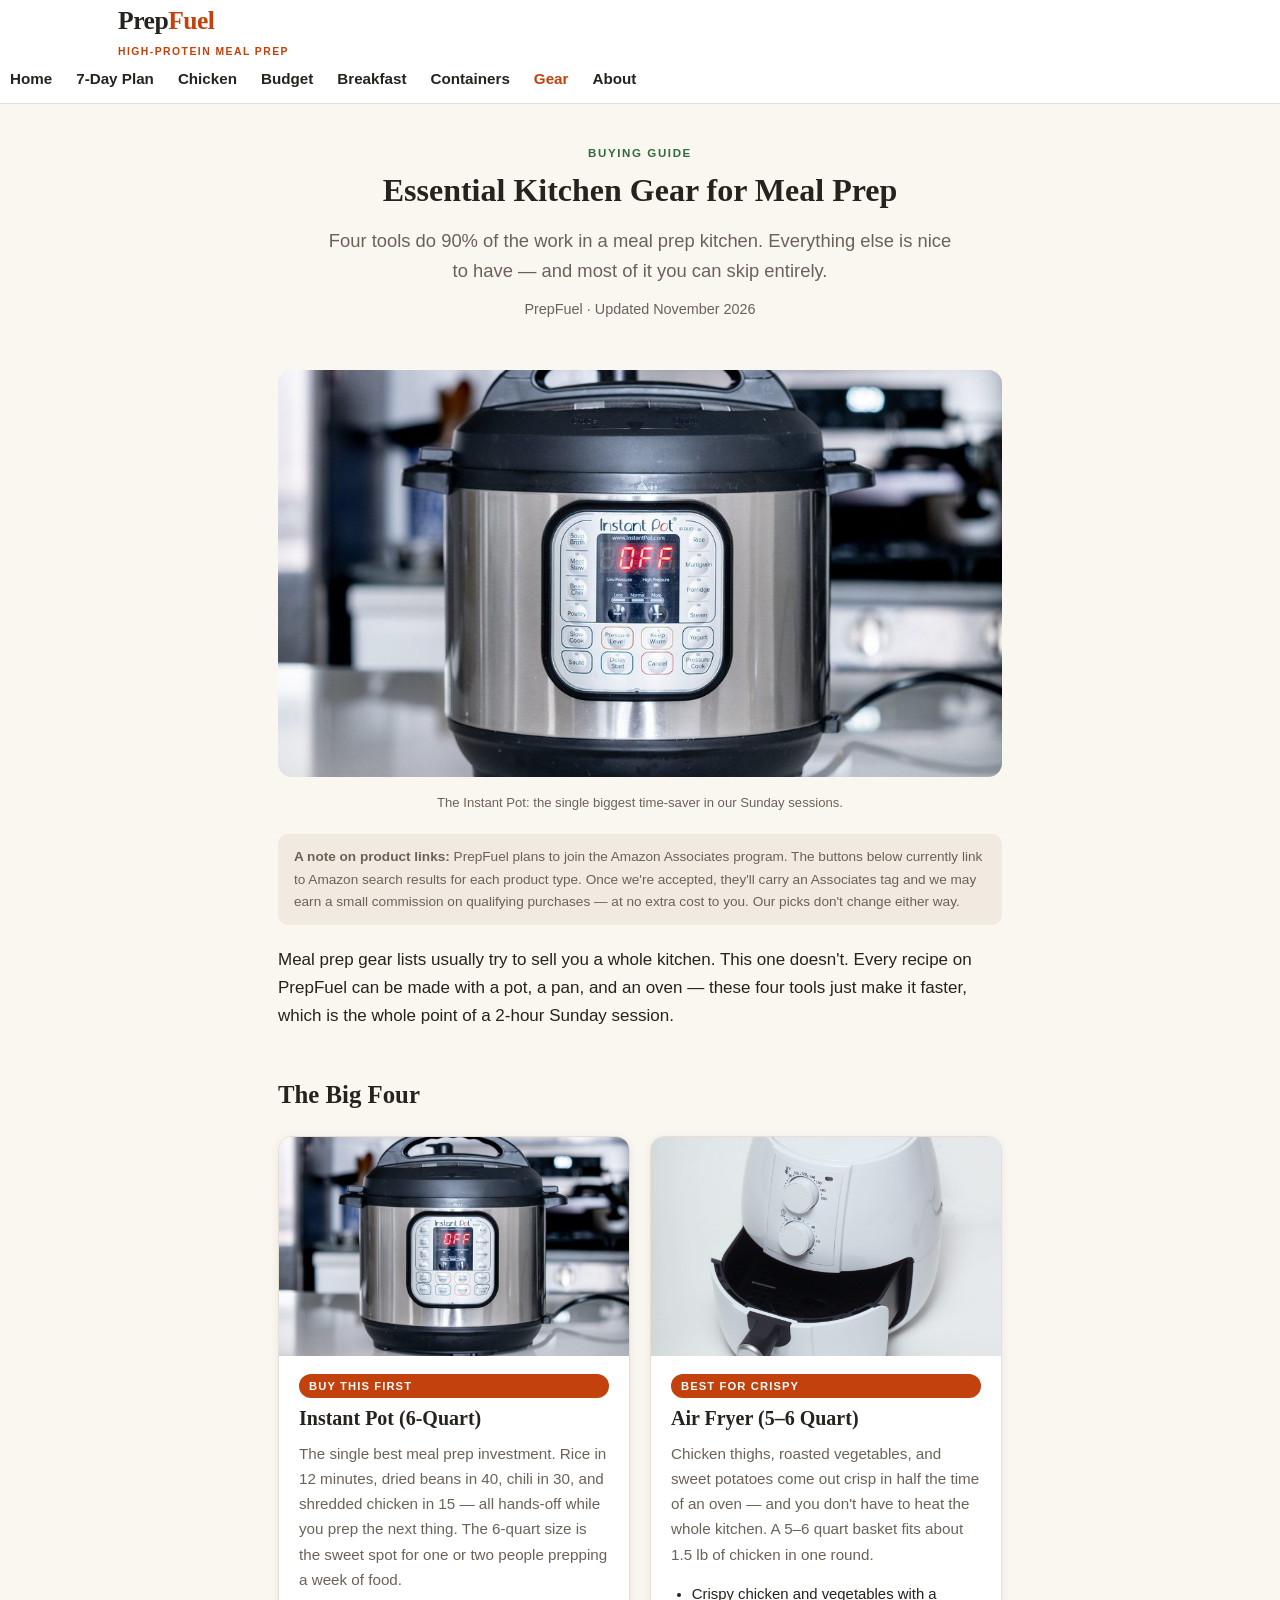
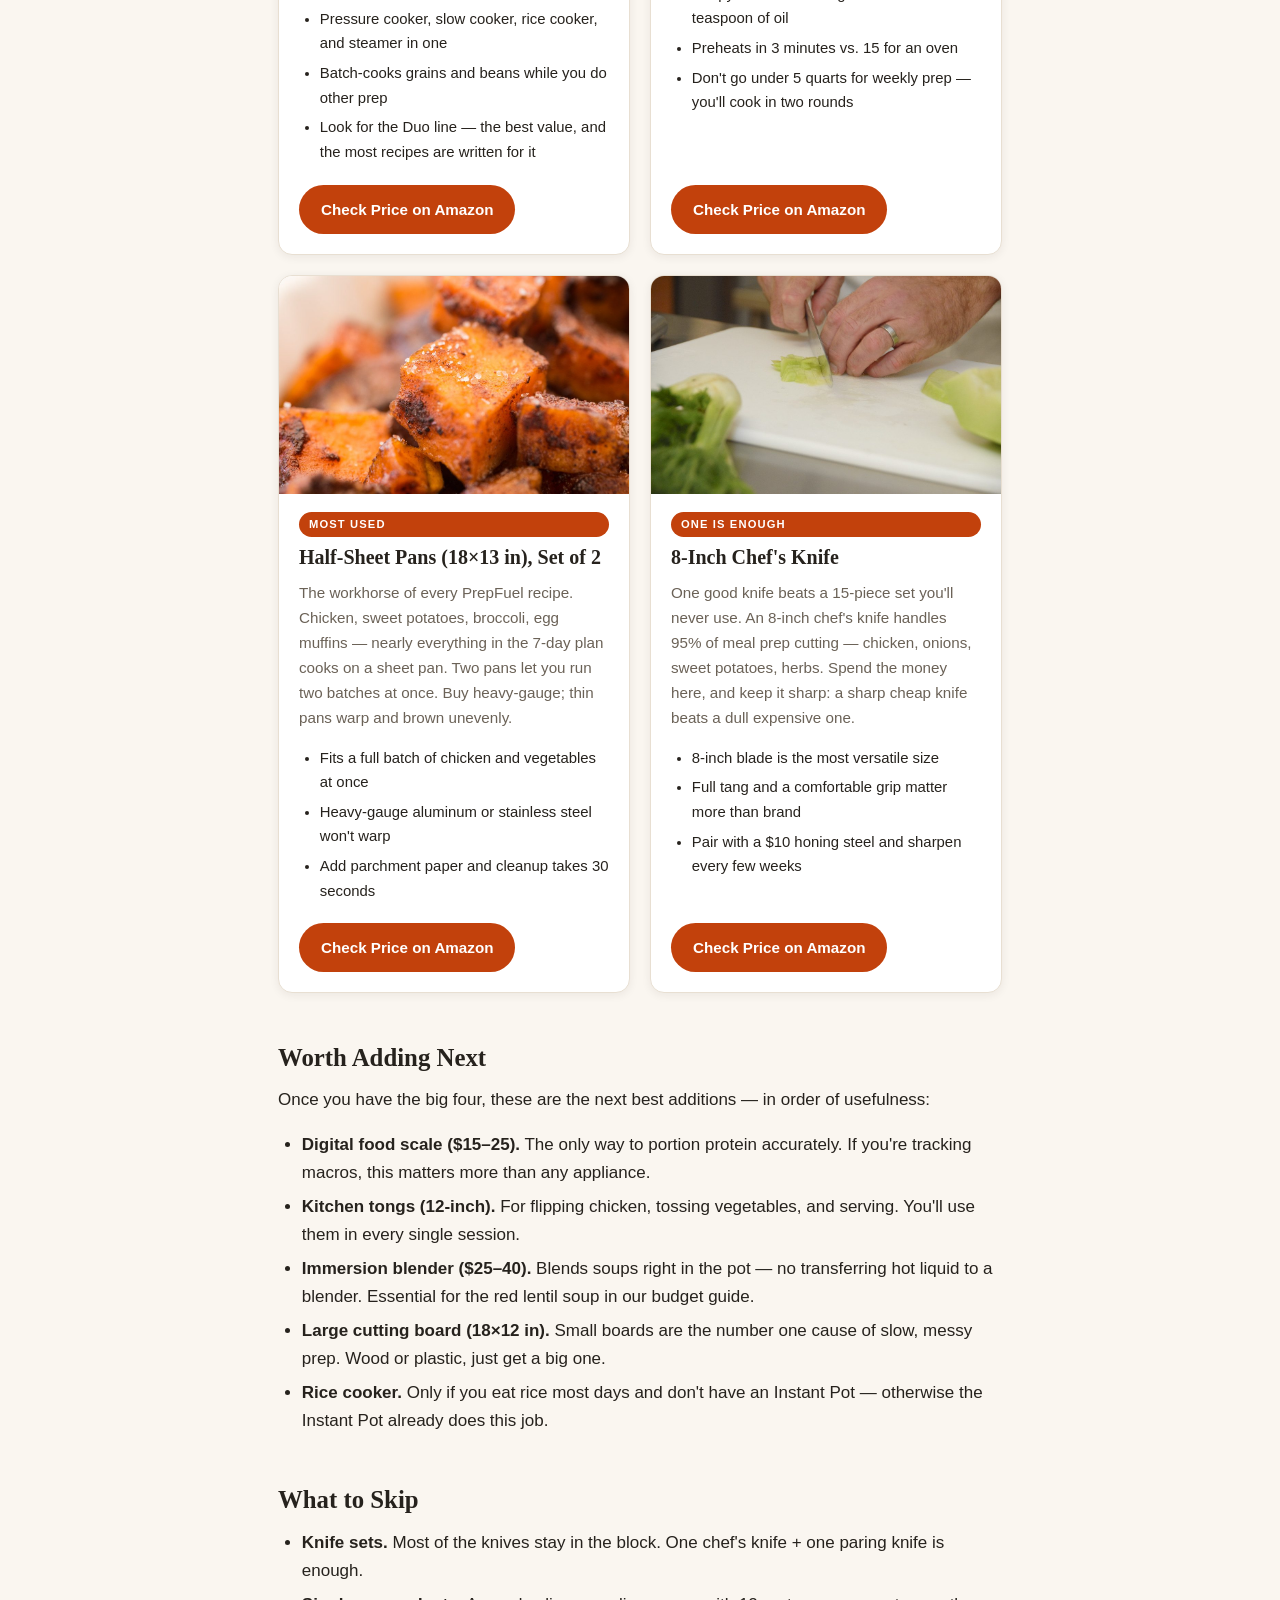
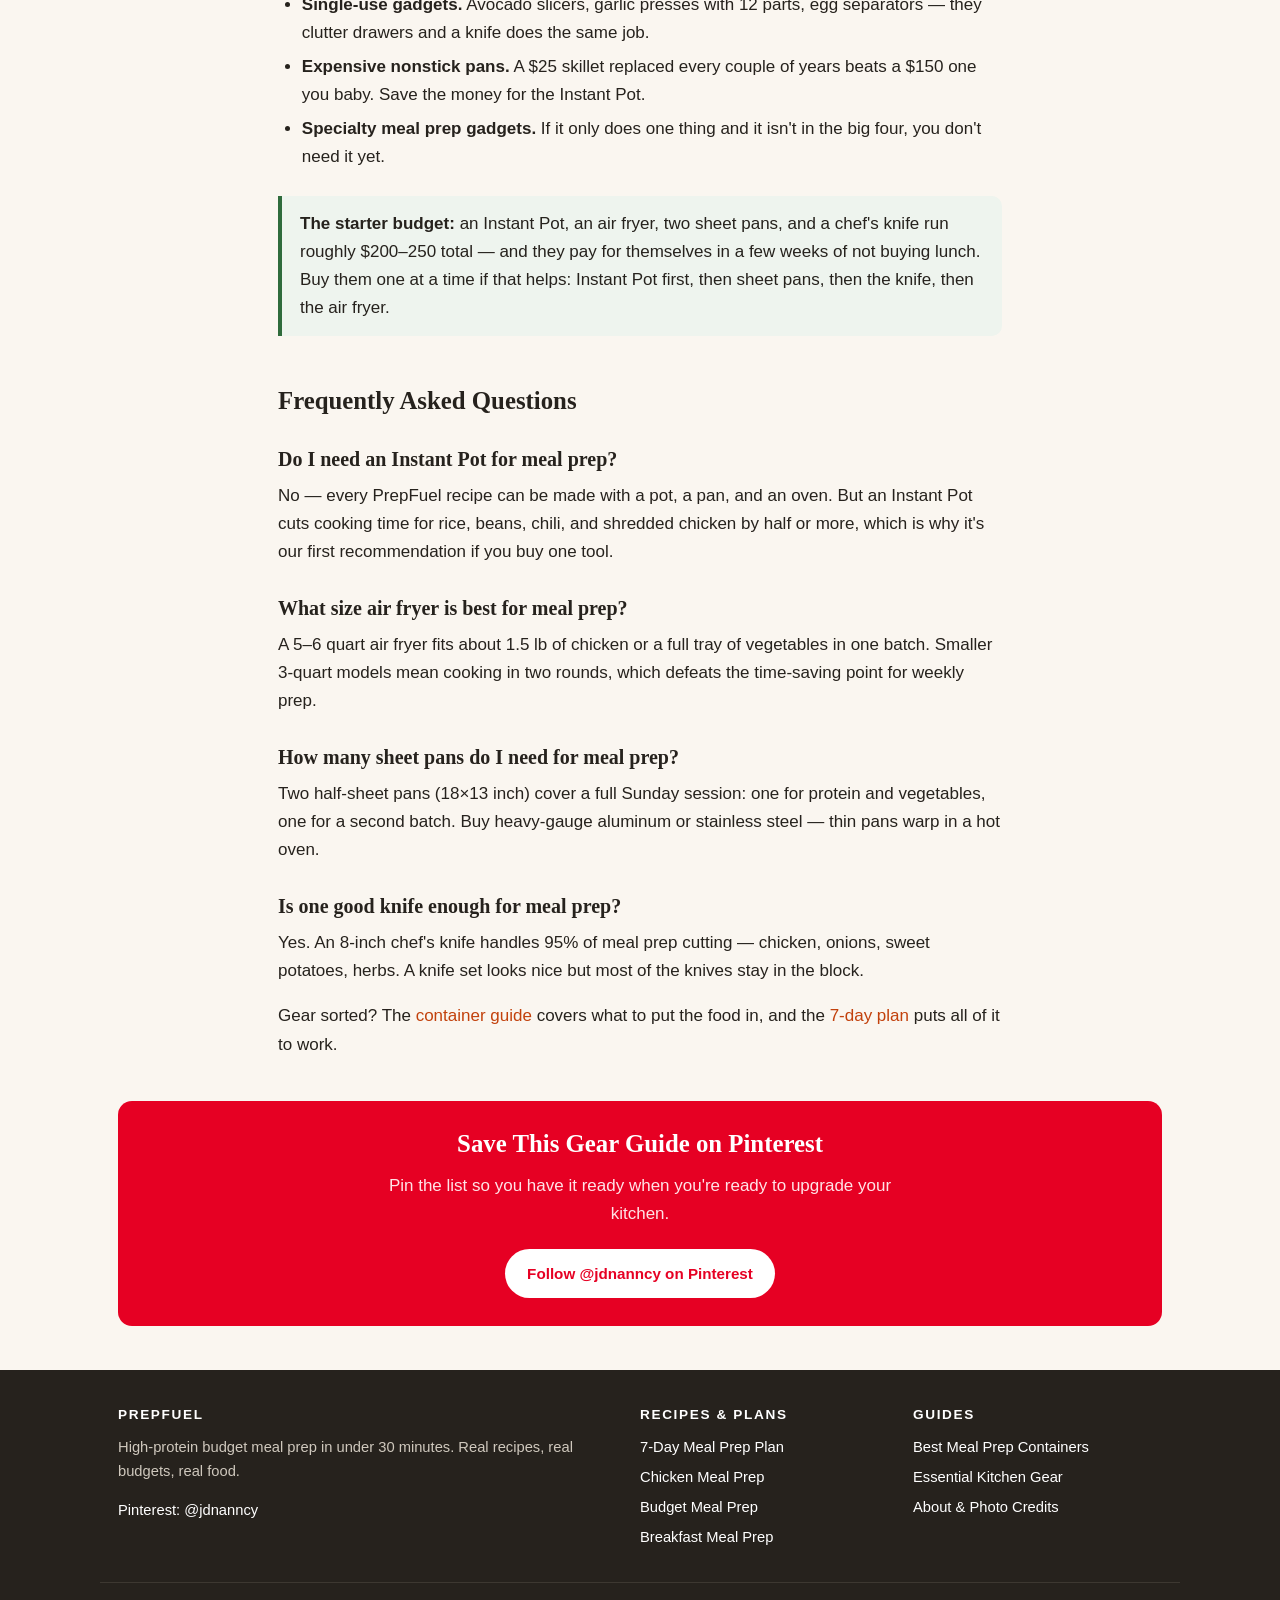
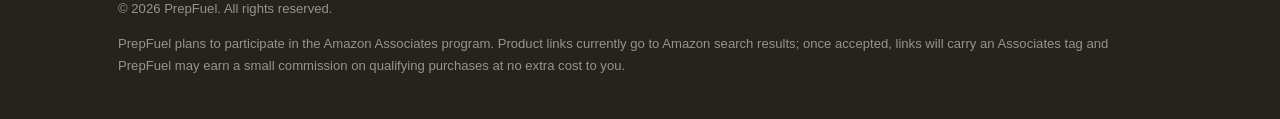
<file: essential-kitchen-gear.html>
<!DOCTYPE html>
<html lang="en">
<head>
  <meta charset="UTF-8">
  <meta name="viewport" content="width=device-width, initial-scale=1.0">
  <title>Essential Kitchen Gear for Meal Prep: Instant Pot, Air Fryer &amp; More | PrepFuel</title>
  <meta name="description" content="The four tools that do 90% of meal prep work — Instant Pot, air fryer, sheet pans, and one good knife — plus what to add next and what to skip.">
  <link rel="canonical" href="https://sundala1.github.io/prepfuel/essential-kitchen-gear.html">
  <meta property="og:type" content="article">
  <meta property="og:title" content="Essential Kitchen Gear for Meal Prep">
  <meta property="og:description" content="Instant Pot, air fryer, sheet pans, and one good knife — the four tools that do 90% of the work, plus what to skip.">
  <meta property="og:url" content="https://sundala1.github.io/prepfuel/essential-kitchen-gear.html">
  <meta property="og:image" content="https://sundala1.github.io/prepfuel/assets/instant-pot.jpg">
  <!-- TODO: Pinterest site verification — add the meta tag from Pinterest's claim flow here, e.g.
       <meta name="p:domain_verify" content="PASTE_VERIFICATION_CODE_HERE"> -->
  <link rel="stylesheet" href="styles.css">
  <script src="script.js" defer></script>
  <script type="application/ld+json">
  {
    "@context": "https://schema.org",
    "@type": "FAQPage",
    "mainEntity": [
      {
        "@type": "Question",
        "name": "Do I need an Instant Pot for meal prep?",
        "acceptedAnswer": { "@type": "Answer", "text": "No — every PrepFuel recipe can be made with a pot, a pan, and an oven. But an Instant Pot cuts cooking time for rice, beans, chili, and shredded chicken by half or more, which is why it's our first recommendation if you buy one tool." }
      },
      {
        "@type": "Question",
        "name": "What size air fryer is best for meal prep?",
        "acceptedAnswer": { "@type": "Answer", "text": "A 5–6 quart air fryer fits about 1.5 lb of chicken or a full tray of vegetables in one batch. Smaller 3-quart models mean cooking in two rounds, which defeats the time-saving point for weekly prep." }
      },
      {
        "@type": "Question",
        "name": "How many sheet pans do I need for meal prep?",
        "acceptedAnswer": { "@type": "Answer", "text": "Two half-sheet pans (18x13 inch) cover a full Sunday session: one for protein and vegetables, one for a second batch. Buy heavy-gauge aluminum or stainless steel — thin pans warp in a hot oven." }
      },
      {
        "@type": "Question",
        "name": "Is one good knife enough for meal prep?",
        "acceptedAnswer": { "@type": "Answer", "text": "Yes. An 8-inch chef's knife handles 95% of meal prep cutting — chicken, onions, sweet potatoes, herbs. A knife set looks nice but most of the knives stay in the block. Spend the money on one good chef's knife and keep it sharp." }
      }
    ]
  }
  </script>
</head>
<body>
  <header class="site-header">
    <div class="header-inner">
      <a class="logo" href="index.html">Prep<span>Fuel</span><span class="logo-tag">High-protein meal prep</span></a>
      <button class="nav-toggle" aria-label="Toggle navigation" aria-expanded="false" aria-controls="main-nav">&#9776;</button>
    </div>
    <nav class="main-nav" id="main-nav" aria-label="Main navigation">
      <ul>
        <li><a href="index.html">Home</a></li>
        <li><a href="7-day-meal-prep-plan.html">7-Day Plan</a></li>
        <li><a href="chicken-meal-prep.html">Chicken</a></li>
        <li><a href="budget-meal-prep.html">Budget</a></li>
        <li><a href="high-protein-breakfast-meal-prep.html">Breakfast</a></li>
        <li><a href="best-meal-prep-containers.html">Containers</a></li>
        <li><a href="essential-kitchen-gear.html" class="active">Gear</a></li>
        <li><a href="about.html">About</a></li>
      </ul>
    </nav>
  </header>

  <main>
    <article class="narrow">
      <header class="article-head">
        <span class="eyebrow">Buying guide</span>
        <h1>Essential Kitchen Gear for Meal Prep</h1>
        <p class="lede">Four tools do 90% of the work in a meal prep kitchen. Everything else is nice to have — and most of it you can skip entirely.</p>
        <p class="byline">PrepFuel &middot; Updated November 2026</p>
      </header>

      <img class="article-img" src="assets/instant-pot.jpg" alt="Stainless steel Instant Pot pressure cooker on a kitchen counter" width="1024" height="768">
      <p class="caption">The Instant Pot: the single biggest time-saver in our Sunday sessions.</p>

      <div class="disclosure">
        <strong>A note on product links:</strong> PrepFuel plans to join the Amazon Associates program. The buttons below currently link to Amazon search results for each product type. Once we're accepted, they'll carry an Associates tag and we may earn a small commission on qualifying purchases — at no extra cost to you. Our picks don't change either way.
      </div>

      <p>Meal prep gear lists usually try to sell you a whole kitchen. This one doesn't. Every recipe on PrepFuel can be made with a pot, a pan, and an oven — these four tools just make it faster, which is the whole point of a 2-hour Sunday session.</p>

      <h2>The Big Four</h2>
      <div class="product-grid">
        <article class="product">
          <img src="assets/instant-pot.jpg" alt="Stainless steel Instant Pot pressure cooker on a kitchen counter" width="1024" height="768" loading="lazy">
          <div class="product-body">
            <span class="product-tag">Buy this first</span>
            <h3>Instant Pot (6-Quart)</h3>
            <p>The single best meal prep investment. Rice in 12 minutes, dried beans in 40, chili in 30, and shredded chicken in 15 — all hands-off while you prep the next thing. The 6-quart size is the sweet spot for one or two people prepping a week of food.</p>
            <ul>
              <li>Pressure cooker, slow cooker, rice cooker, and steamer in one</li>
              <li>Batch-cooks grains and beans while you do other prep</li>
              <li>Look for the Duo line — the best value, and the most recipes are written for it</li>
            </ul>
            <!-- PLACEHOLDER: replace with an Amazon Associates tagged link after signup (no affiliate tag yet). -->
            <a class="btn" href="https://www.amazon.com/s?k=instant+pot+duo+6+quart" target="_blank" rel="nofollow noopener">Check Price on Amazon</a>
          </div>
        </article>

        <article class="product">
          <img src="assets/air-fryer.jpg" alt="White air fryer with the basket pulled open" width="1200" height="1270" loading="lazy">
          <div class="product-body">
            <span class="product-tag">Best for crispy</span>
            <h3>Air Fryer (5–6 Quart)</h3>
            <p>Chicken thighs, roasted vegetables, and sweet potatoes come out crisp in half the time of an oven — and you don't have to heat the whole kitchen. A 5–6 quart basket fits about 1.5 lb of chicken in one round.</p>
            <ul>
              <li>Crispy chicken and vegetables with a teaspoon of oil</li>
              <li>Preheats in 3 minutes vs. 15 for an oven</li>
              <li>Don't go under 5 quarts for weekly prep — you'll cook in two rounds</li>
            </ul>
            <!-- PLACEHOLDER: replace with an Amazon Associates tagged link after signup (no affiliate tag yet). -->
            <a class="btn" href="https://www.amazon.com/s?k=air+fryer+5+quart" target="_blank" rel="nofollow noopener">Check Price on Amazon</a>
          </div>
        </article>

        <article class="product">
          <img src="assets/sweet-potatoes.jpg" alt="Roasted sweet potato cubes seasoned with spices, fresh from a sheet pan" width="1023" height="683" loading="lazy">
          <div class="product-body">
            <span class="product-tag">Most used</span>
            <h3>Half-Sheet Pans (18&times;13 in), Set of 2</h3>
            <p>The workhorse of every PrepFuel recipe. Chicken, sweet potatoes, broccoli, egg muffins — nearly everything in the 7-day plan cooks on a sheet pan. Two pans let you run two batches at once. Buy heavy-gauge; thin pans warp and brown unevenly.</p>
            <ul>
              <li>Fits a full batch of chicken and vegetables at once</li>
              <li>Heavy-gauge aluminum or stainless steel won't warp</li>
              <li>Add parchment paper and cleanup takes 30 seconds</li>
            </ul>
            <!-- PLACEHOLDER: replace with an Amazon Associates tagged link after signup (no affiliate tag yet). -->
            <a class="btn" href="https://www.amazon.com/s?k=half+sheet+pan+stainless+steel" target="_blank" rel="nofollow noopener">Check Price on Amazon</a>
          </div>
        </article>

        <article class="product">
          <img src="assets/chopping.jpg" alt="Hands chopping celery with a chef's knife on a white cutting board" width="1023" height="685" loading="lazy">
          <div class="product-body">
            <span class="product-tag">One is enough</span>
            <h3>8-Inch Chef's Knife</h3>
            <p>One good knife beats a 15-piece set you'll never use. An 8-inch chef's knife handles 95% of meal prep cutting — chicken, onions, sweet potatoes, herbs. Spend the money here, and keep it sharp: a sharp cheap knife beats a dull expensive one.</p>
            <ul>
              <li>8-inch blade is the most versatile size</li>
              <li>Full tang and a comfortable grip matter more than brand</li>
              <li>Pair with a $10 honing steel and sharpen every few weeks</li>
            </ul>
            <!-- PLACEHOLDER: replace with an Amazon Associates tagged link after signup (no affiliate tag yet). -->
            <a class="btn" href="https://www.amazon.com/s?k=chef+knife+8+inch" target="_blank" rel="nofollow noopener">Check Price on Amazon</a>
          </div>
        </article>
      </div>

      <h2>Worth Adding Next</h2>
      <p>Once you have the big four, these are the next best additions — in order of usefulness:</p>
      <ul>
        <li><strong>Digital food scale ($15–25).</strong> The only way to portion protein accurately. If you're tracking macros, this matters more than any appliance.</li>
        <li><strong>Kitchen tongs (12-inch).</strong> For flipping chicken, tossing vegetables, and serving. You'll use them in every single session.</li>
        <li><strong>Immersion blender ($25–40).</strong> Blends soups right in the pot — no transferring hot liquid to a blender. Essential for the red lentil soup in our budget guide.</li>
        <li><strong>Large cutting board (18&times;12 in).</strong> Small boards are the number one cause of slow, messy prep. Wood or plastic, just get a big one.</li>
        <li><strong>Rice cooker.</strong> Only if you eat rice most days and don't have an Instant Pot — otherwise the Instant Pot already does this job.</li>
      </ul>

      <h2>What to Skip</h2>
      <ul>
        <li><strong>Knife sets.</strong> Most of the knives stay in the block. One chef's knife + one paring knife is enough.</li>
        <li><strong>Single-use gadgets.</strong> Avocado slicers, garlic presses with 12 parts, egg separators — they clutter drawers and a knife does the same job.</li>
        <li><strong>Expensive nonstick pans.</strong> A $25 skillet replaced every couple of years beats a $150 one you baby. Save the money for the Instant Pot.</li>
        <li><strong>Specialty meal prep gadgets.</strong> If it only does one thing and it isn't in the big four, you don't need it yet.</li>
      </ul>

      <div class="callout">
        <p><strong>The starter budget:</strong> an Instant Pot, an air fryer, two sheet pans, and a chef's knife run roughly $200–250 total — and they pay for themselves in a few weeks of not buying lunch. Buy them one at a time if that helps: Instant Pot first, then sheet pans, then the knife, then the air fryer.</p>
      </div>

      <h2>Frequently Asked Questions</h2>
      <h3>Do I need an Instant Pot for meal prep?</h3>
      <p>No — every PrepFuel recipe can be made with a pot, a pan, and an oven. But an Instant Pot cuts cooking time for rice, beans, chili, and shredded chicken by half or more, which is why it's our first recommendation if you buy one tool.</p>
      <h3>What size air fryer is best for meal prep?</h3>
      <p>A 5–6 quart air fryer fits about 1.5 lb of chicken or a full tray of vegetables in one batch. Smaller 3-quart models mean cooking in two rounds, which defeats the time-saving point for weekly prep.</p>
      <h3>How many sheet pans do I need for meal prep?</h3>
      <p>Two half-sheet pans (18&times;13 inch) cover a full Sunday session: one for protein and vegetables, one for a second batch. Buy heavy-gauge aluminum or stainless steel — thin pans warp in a hot oven.</p>
      <h3>Is one good knife enough for meal prep?</h3>
      <p>Yes. An 8-inch chef's knife handles 95% of meal prep cutting — chicken, onions, sweet potatoes, herbs. A knife set looks nice but most of the knives stay in the block.</p>

      <p>Gear sorted? The <a href="best-meal-prep-containers.html">container guide</a> covers what to put the food in, and the <a href="7-day-meal-prep-plan.html">7-day plan</a> puts all of it to work.</p>
    </article>

    <section class="wrap">
      <div class="pin-band">
        <h2>Save This Gear Guide on Pinterest</h2>
        <p>Pin the list so you have it ready when you're ready to upgrade your kitchen.</p>
        <a class="btn" href="https://www.pinterest.com/jdnanncy/" target="_blank" rel="noopener">Follow @jdnanncy on Pinterest</a>
      </div>
    </section>
  </main>

  <footer class="site-footer">
    <div class="footer-grid">
      <div>
        <h4>PrepFuel</h4>
        <p>High-protein budget meal prep in under 30 minutes. Real recipes, real budgets, real food.</p>
        <p><a href="https://www.pinterest.com/jdnanncy/" target="_blank" rel="noopener">Pinterest: @jdnanncy</a></p>
      </div>
      <div>
        <h4>Recipes &amp; Plans</h4>
        <ul>
          <li><a href="7-day-meal-prep-plan.html">7-Day Meal Prep Plan</a></li>
          <li><a href="chicken-meal-prep.html">Chicken Meal Prep</a></li>
          <li><a href="budget-meal-prep.html">Budget Meal Prep</a></li>
          <li><a href="high-protein-breakfast-meal-prep.html">Breakfast Meal Prep</a></li>
        </ul>
      </div>
      <div>
        <h4>Guides</h4>
        <ul>
          <li><a href="best-meal-prep-containers.html">Best Meal Prep Containers</a></li>
          <li><a href="essential-kitchen-gear.html">Essential Kitchen Gear</a></li>
          <li><a href="about.html">About &amp; Photo Credits</a></li>
        </ul>
      </div>
    </div>
    <div class="footer-bottom">
      <p>&copy; <span id="year">2026</span> PrepFuel. All rights reserved.</p>
      <p>PrepFuel plans to participate in the Amazon Associates program. Product links currently go to Amazon search results; once accepted, links will carry an Associates tag and PrepFuel may earn a small commission on qualifying purchases at no extra cost to you.</p>
    </div>
  </footer>
</body>
</html>
</file>
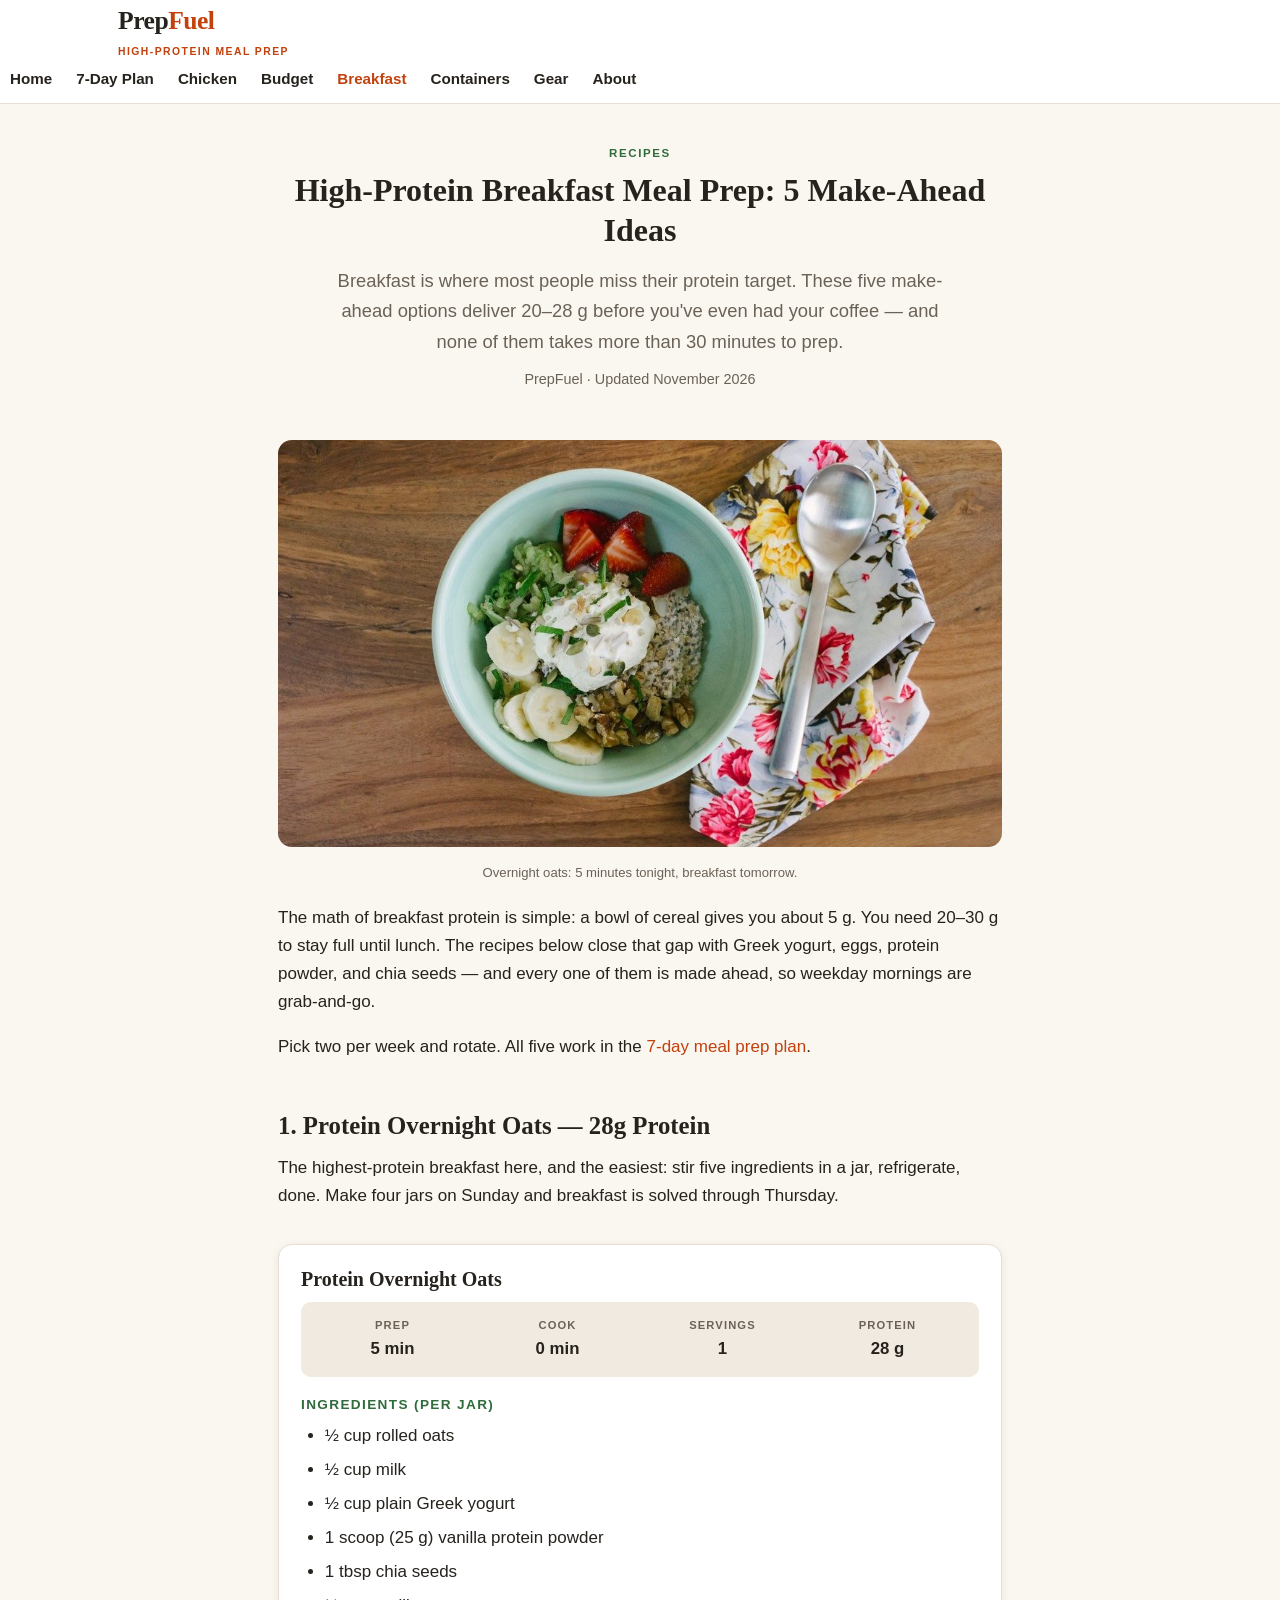
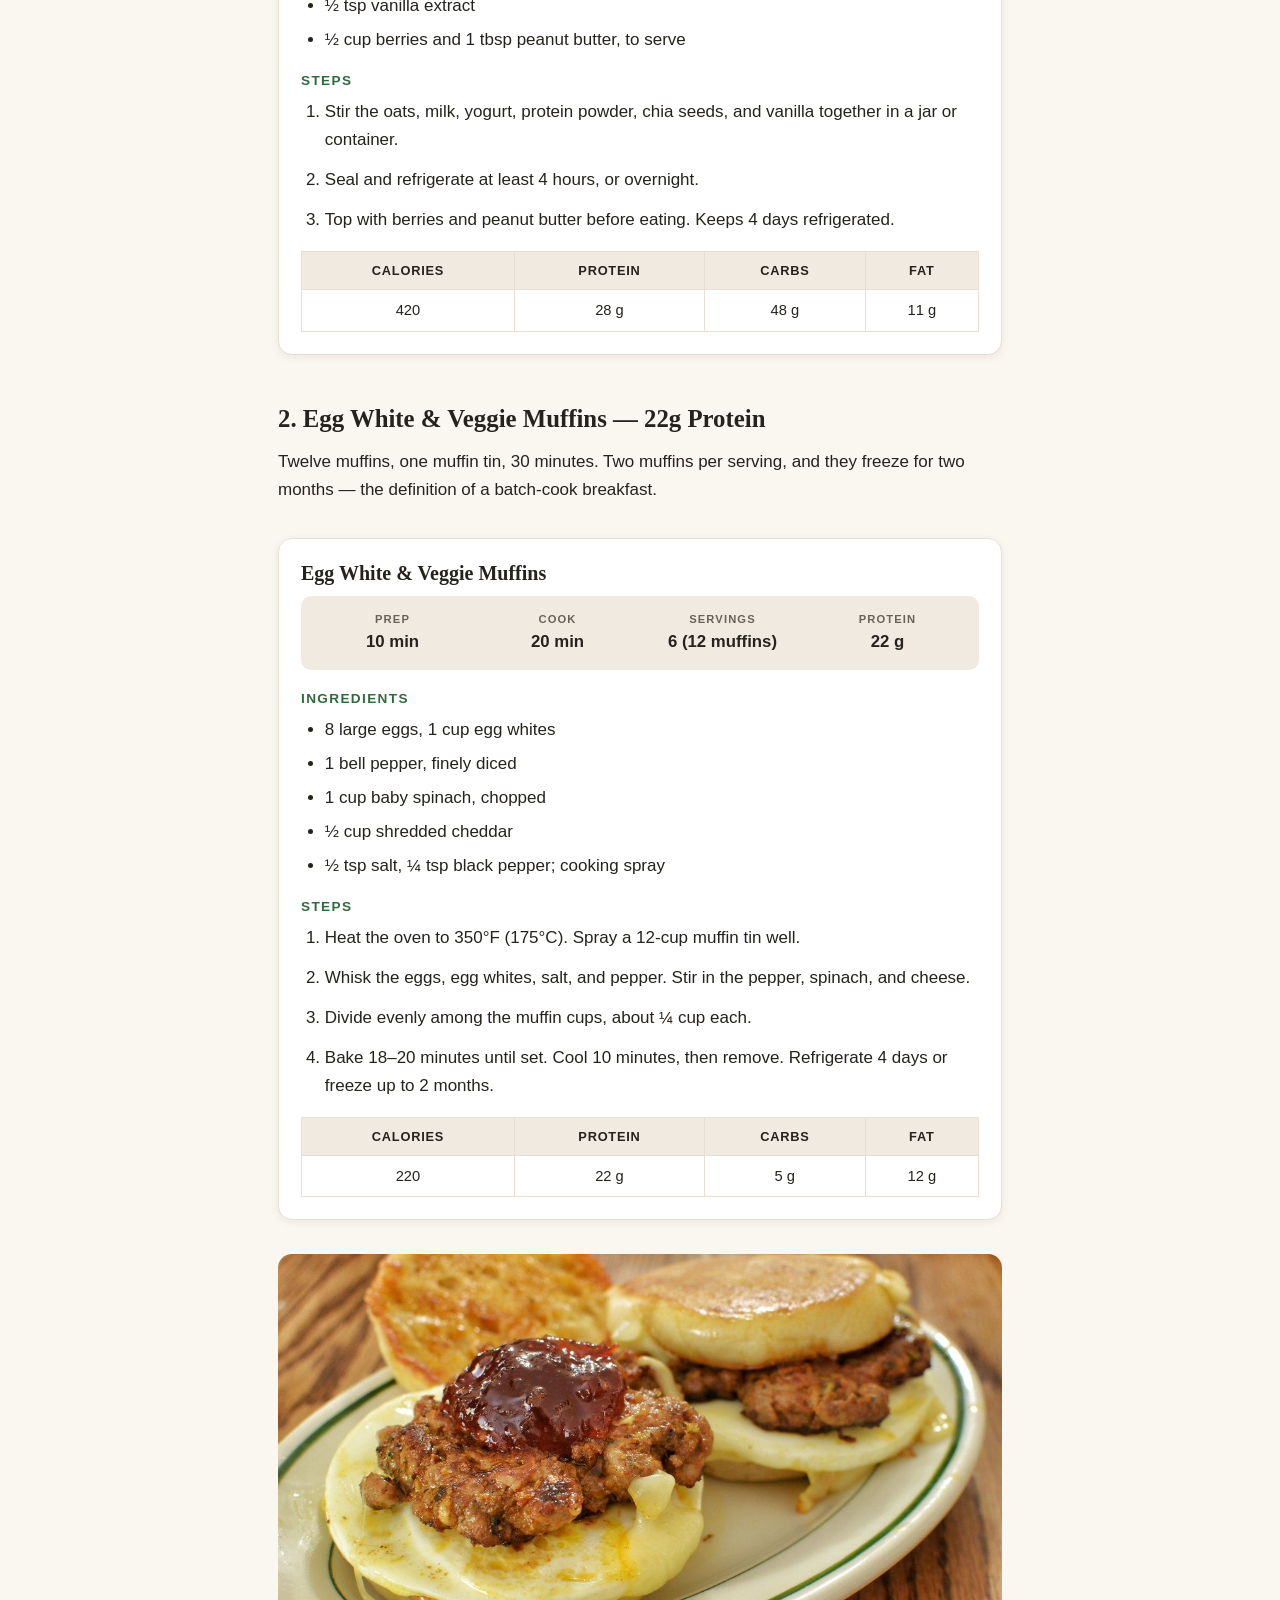
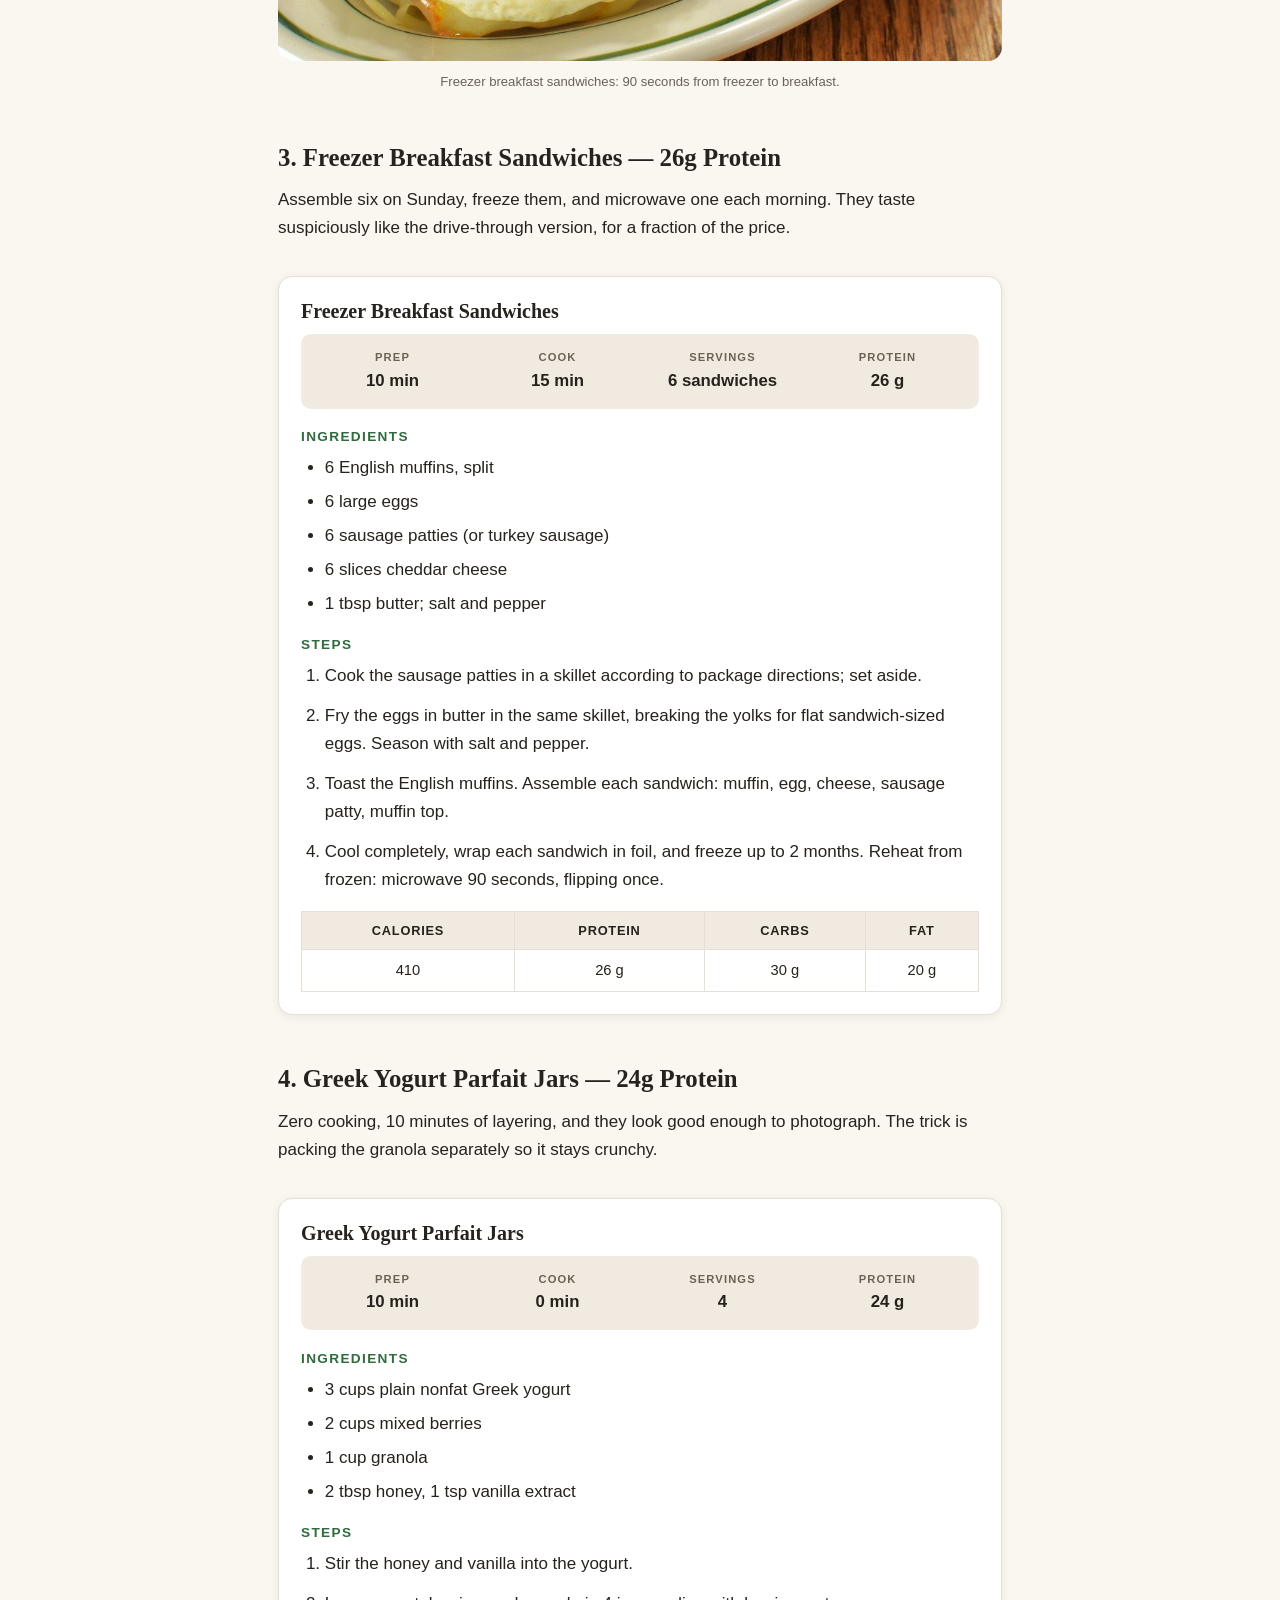
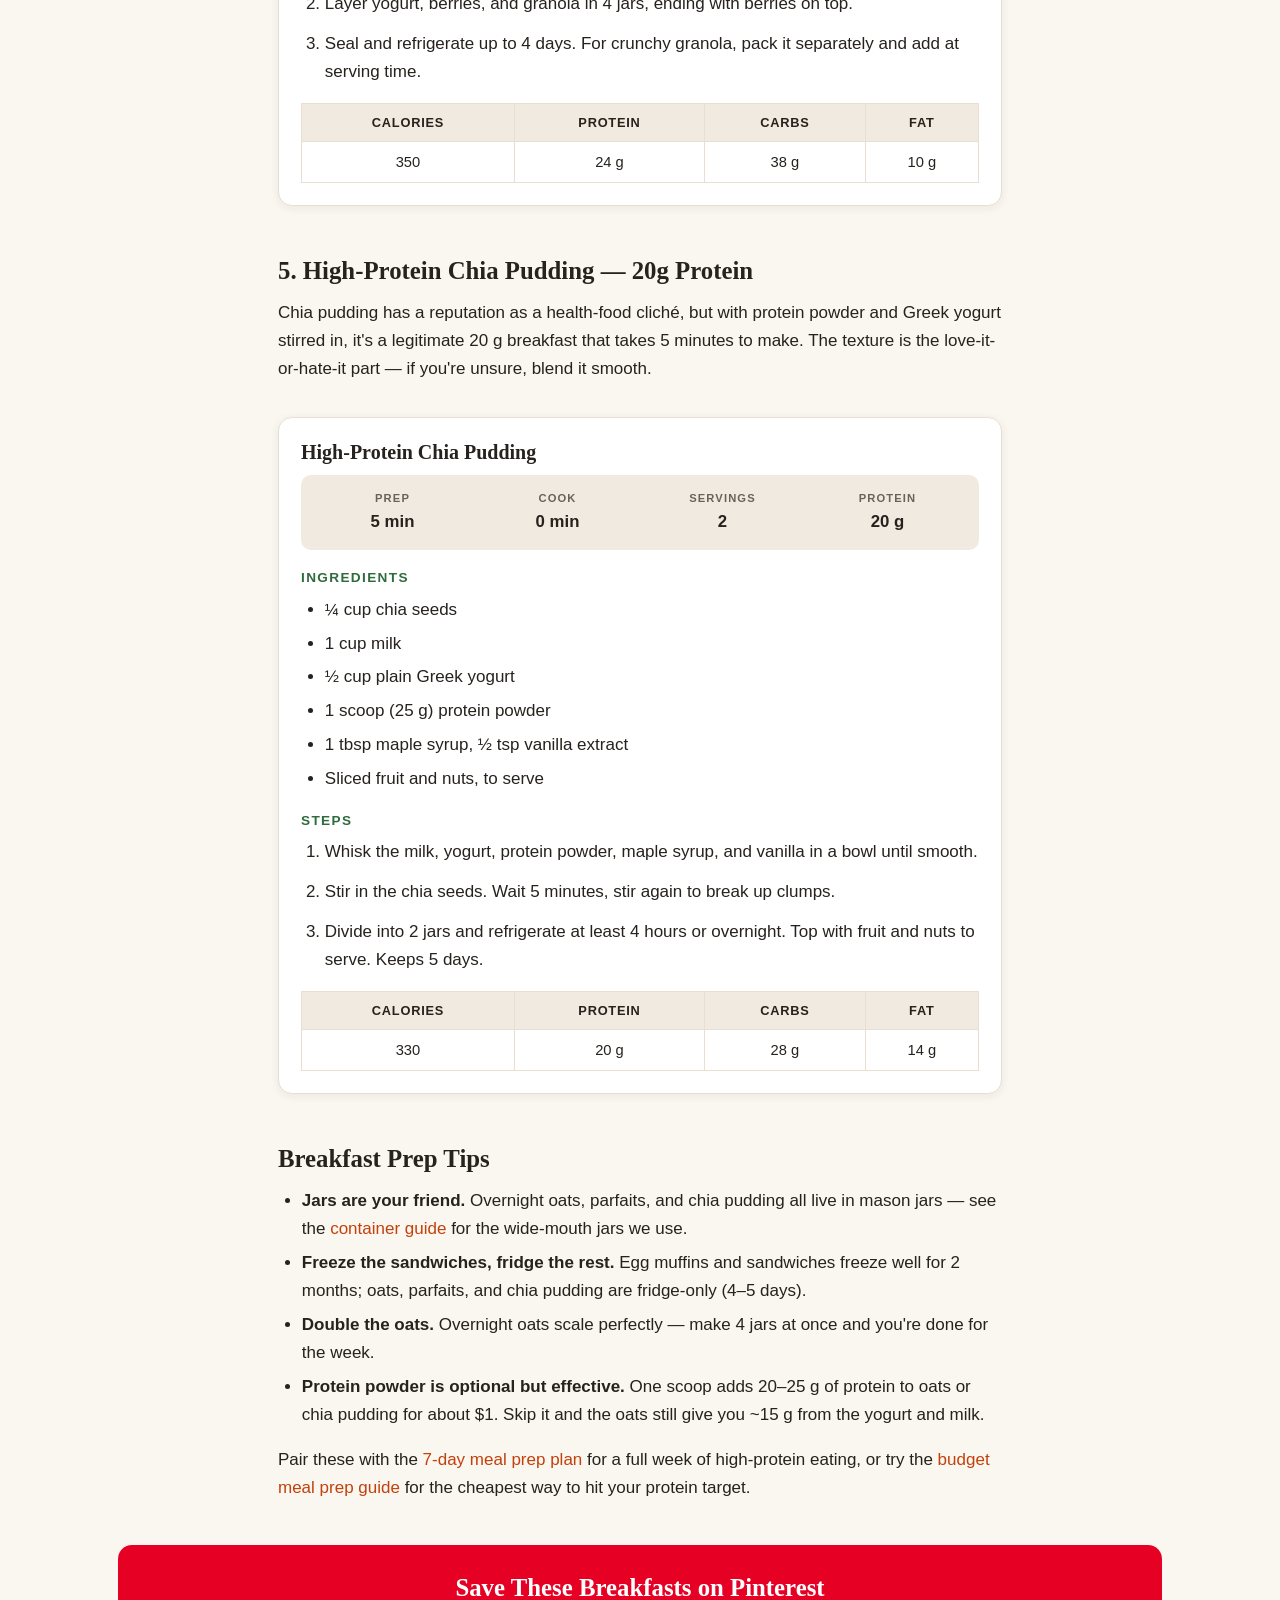
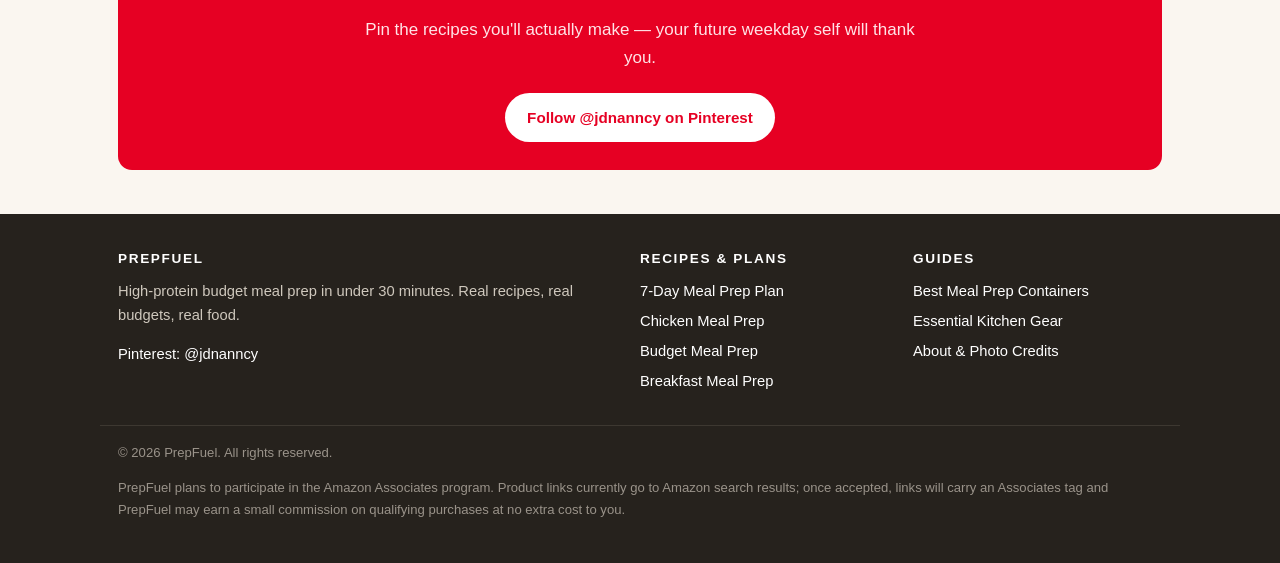
<file: high-protein-breakfast-meal-prep.html>
<!DOCTYPE html>
<html lang="en">
<head>
  <meta charset="UTF-8">
  <meta name="viewport" content="width=device-width, initial-scale=1.0">
  <title>High-Protein Breakfast Meal Prep: 5 Make-Ahead Ideas | PrepFuel</title>
  <meta name="description" content="Five high-protein make-ahead breakfasts with 20–28g of protein: overnight oats, egg muffins, freezer breakfast sandwiches, yogurt parfait jars, and chia pudding. Full recipes and macros.">
  <link rel="canonical" href="https://sundala1.github.io/prepfuel/high-protein-breakfast-meal-prep.html">
  <meta property="og:type" content="article">
  <meta property="og:title" content="High-Protein Breakfast Meal Prep: 5 Make-Ahead Ideas">
  <meta property="og:description" content="Overnight oats, egg muffins, freezer breakfast sandwiches, parfait jars, and chia pudding — grab-and-go breakfasts with real protein.">
  <meta property="og:url" content="https://sundala1.github.io/prepfuel/high-protein-breakfast-meal-prep.html">
  <meta property="og:image" content="https://sundala1.github.io/prepfuel/assets/overnight-oats.jpg">
  <!-- TODO: Pinterest site verification — add the meta tag from Pinterest's claim flow here, e.g.
       <meta name="p:domain_verify" content="PASTE_VERIFICATION_CODE_HERE"> -->
  <link rel="stylesheet" href="styles.css">
  <script src="script.js" defer></script>
  <script type="application/ld+json">
  {
    "@context": "https://schema.org",
    "@graph": [
      {
        "@type": "Recipe",
        "name": "Protein Overnight Oats",
        "image": "https://sundala1.github.io/prepfuel/assets/overnight-oats.jpg",
        "author": { "@type": "Organization", "name": "PrepFuel" },
        "description": "Creamy overnight oats with Greek yogurt and protein powder — 28 g of protein, made the night before in 5 minutes.",
        "prepTime": "PT5M", "cookTime": "PT0M", "totalTime": "PT5M",
        "recipeYield": "1 serving", "recipeCategory": "Breakfast", "recipeCuisine": "American",
        "nutrition": { "@type": "NutritionInformation", "calories": "420 calories", "proteinContent": "28 grams", "carbohydrateContent": "48 grams", "fatContent": "11 grams" },
        "recipeIngredient": ["1/2 cup rolled oats", "1/2 cup milk", "1/2 cup plain Greek yogurt", "1 scoop (25 g) vanilla protein powder", "1 tbsp chia seeds", "1/2 tsp vanilla extract", "1/2 cup berries, to serve", "1 tbsp peanut butter, to serve"],
        "recipeInstructions": [
          { "@type": "HowToStep", "text": "Stir the oats, milk, yogurt, protein powder, chia seeds, and vanilla together in a jar or container." },
          { "@type": "HowToStep", "text": "Seal and refrigerate at least 4 hours, or overnight." },
          { "@type": "HowToStep", "text": "Top with berries and peanut butter before eating. Keeps 4 days refrigerated." }
        ]
      },
      {
        "@type": "Recipe",
        "name": "Egg White and Veggie Muffins",
        "image": "https://sundala1.github.io/prepfuel/assets/breakfast-sandwich.jpg",
        "author": { "@type": "Organization", "name": "PrepFuel" },
        "description": "Baked egg muffins loaded with vegetables and cheese — 22 g of protein for two muffins, freezer-friendly.",
        "prepTime": "PT10M", "cookTime": "PT20M", "totalTime": "PT30M",
        "recipeYield": "6 servings (12 muffins)", "recipeCategory": "Breakfast", "recipeCuisine": "American",
        "nutrition": { "@type": "NutritionInformation", "calories": "220 calories", "proteinContent": "22 grams", "carbohydrateContent": "5 grams", "fatContent": "12 grams" },
        "recipeIngredient": ["8 large eggs", "1 cup egg whites", "1 bell pepper, finely diced", "1 cup baby spinach, chopped", "1/2 cup shredded cheddar", "1/2 tsp salt", "1/4 tsp black pepper", "Cooking spray"],
        "recipeInstructions": [
          { "@type": "HowToStep", "text": "Heat the oven to 350°F (175°C). Spray a 12-cup muffin tin well." },
          { "@type": "HowToStep", "text": "Whisk the eggs, egg whites, salt, and pepper. Stir in the pepper, spinach, and cheese." },
          { "@type": "HowToStep", "text": "Divide evenly among the muffin cups, about 1/4 cup each." },
          { "@type": "HowToStep", "text": "Bake 18–20 minutes until set. Cool 10 minutes, then remove. Refrigerate 4 days or freeze up to 2 months." }
        ]
      },
      {
        "@type": "Recipe",
        "name": "Freezer Breakfast Sandwiches",
        "image": "https://sundala1.github.io/prepfuel/assets/breakfast-sandwich.jpg",
        "author": { "@type": "Organization", "name": "PrepFuel" },
        "description": "Egg, cheese, and sausage on an English muffin — assembled in bulk and frozen for grab-and-go mornings.",
        "prepTime": "PT10M", "cookTime": "PT15M", "totalTime": "PT25M",
        "recipeYield": "6 sandwiches", "recipeCategory": "Breakfast", "recipeCuisine": "American",
        "nutrition": { "@type": "NutritionInformation", "calories": "410 calories", "proteinContent": "26 grams", "carbohydrateContent": "30 grams", "fatContent": "20 grams" },
        "recipeIngredient": ["6 English muffins, split", "6 large eggs", "6 sausage patties (or turkey sausage)", "6 slices cheddar cheese", "1 tbsp butter", "Salt and pepper"],
        "recipeInstructions": [
          { "@type": "HowToStep", "text": "Cook the sausage patties in a skillet according to package directions; set aside." },
          { "@type": "HowToStep", "text": "Fry the eggs in butter in the same skillet, breaking the yolks for flat sandwich-sized eggs. Season with salt and pepper." },
          { "@type": "HowToStep", "text": "Toast the English muffins. Assemble each sandwich: muffin, egg, cheese, sausage patty, muffin top." },
          { "@type": "HowToStep", "text": "Cool completely, wrap each sandwich in foil, and freeze up to 2 months. Reheat from frozen: microwave 90 seconds, flipping once." }
        ]
      },
      {
        "@type": "Recipe",
        "name": "Greek Yogurt Parfait Jars",
        "image": "https://sundala1.github.io/prepfuel/assets/overnight-oats-jar.jpg",
        "author": { "@type": "Organization", "name": "PrepFuel" },
        "description": "Layered Greek yogurt, berries, and granola in a jar — 24 g of protein and zero cooking.",
        "prepTime": "PT10M", "cookTime": "PT0M", "totalTime": "PT10M",
        "recipeYield": "4 servings", "recipeCategory": "Breakfast", "recipeCuisine": "American",
        "nutrition": { "@type": "NutritionInformation", "calories": "350 calories", "proteinContent": "24 grams", "carbohydrateContent": "38 grams", "fatContent": "10 grams" },
        "recipeIngredient": ["3 cups plain nonfat Greek yogurt", "2 cups mixed berries", "1 cup granola", "2 tbsp honey", "1 tsp vanilla extract"],
        "recipeInstructions": [
          { "@type": "HowToStep", "text": "Stir the honey and vanilla into the yogurt." },
          { "@type": "HowToStep", "text": "Layer yogurt, berries, and granola in 4 jars, ending with berries on top." },
          { "@type": "HowToStep", "text": "Seal and refrigerate up to 4 days. For crunchy granola, pack it separately and add at serving time." }
        ]
      },
      {
        "@type": "Recipe",
        "name": "High-Protein Chia Pudding",
        "image": "https://sundala1.github.io/prepfuel/assets/overnight-oats.jpg",
        "author": { "@type": "Organization", "name": "PrepFuel" },
        "description": "Chia seeds soaked in milk and yogurt with protein powder — 20 g of protein, endlessly customizable.",
        "prepTime": "PT5M", "cookTime": "PT0M", "totalTime": "PT5M",
        "recipeYield": "2 servings", "recipeCategory": "Breakfast", "recipeCuisine": "American",
        "nutrition": { "@type": "NutritionInformation", "calories": "330 calories", "proteinContent": "20 grams", "carbohydrateContent": "28 grams", "fatContent": "14 grams" },
        "recipeIngredient": ["1/4 cup chia seeds", "1 cup milk", "1/2 cup plain Greek yogurt", "1 scoop (25 g) protein powder", "1 tbsp maple syrup", "1/2 tsp vanilla extract", "Sliced fruit and nuts, to serve"],
        "recipeInstructions": [
          { "@type": "HowToStep", "text": "Whisk the milk, yogurt, protein powder, maple syrup, and vanilla in a bowl until smooth." },
          { "@type": "HowToStep", "text": "Stir in the chia seeds. Wait 5 minutes, stir again to break up clumps." },
          { "@type": "HowToStep", "text": "Divide into 2 jars and refrigerate at least 4 hours or overnight. Top with fruit and nuts to serve. Keeps 5 days." }
        ]
      }
    ]
  }
  </script>
</head>
<body>
  <header class="site-header">
    <div class="header-inner">
      <a class="logo" href="index.html">Prep<span>Fuel</span><span class="logo-tag">High-protein meal prep</span></a>
      <button class="nav-toggle" aria-label="Toggle navigation" aria-expanded="false" aria-controls="main-nav">&#9776;</button>
    </div>
    <nav class="main-nav" id="main-nav" aria-label="Main navigation">
      <ul>
        <li><a href="index.html">Home</a></li>
        <li><a href="7-day-meal-prep-plan.html">7-Day Plan</a></li>
        <li><a href="chicken-meal-prep.html">Chicken</a></li>
        <li><a href="budget-meal-prep.html">Budget</a></li>
        <li><a href="high-protein-breakfast-meal-prep.html" class="active">Breakfast</a></li>
        <li><a href="best-meal-prep-containers.html">Containers</a></li>
        <li><a href="essential-kitchen-gear.html">Gear</a></li>
        <li><a href="about.html">About</a></li>
      </ul>
    </nav>
  </header>

  <main>
    <article class="narrow">
      <header class="article-head">
        <span class="eyebrow">Recipes</span>
        <h1>High-Protein Breakfast Meal Prep: 5 Make-Ahead Ideas</h1>
        <p class="lede">Breakfast is where most people miss their protein target. These five make-ahead options deliver 20–28&nbsp;g before you've even had your coffee — and none of them takes more than 30 minutes to prep.</p>
        <p class="byline">PrepFuel &middot; Updated November 2026</p>
      </header>

      <img class="article-img" src="assets/overnight-oats.jpg" alt="Overnight oats bowl topped with strawberries, banana, walnuts, and yogurt" width="1000" height="667">
      <p class="caption">Overnight oats: 5 minutes tonight, breakfast tomorrow.</p>

      <p>The math of breakfast protein is simple: a bowl of cereal gives you about 5&nbsp;g. You need 20–30&nbsp;g to stay full until lunch. The recipes below close that gap with Greek yogurt, eggs, protein powder, and chia seeds — and every one of them is made ahead, so weekday mornings are grab-and-go.</p>
      <p>Pick two per week and rotate. All five work in the <a href="7-day-meal-prep-plan.html">7-day meal prep plan</a>.</p>

      <h2>1. Protein Overnight Oats — 28g Protein</h2>
      <p>The highest-protein breakfast here, and the easiest: stir five ingredients in a jar, refrigerate, done. Make four jars on Sunday and breakfast is solved through Thursday.</p>
      <section class="recipe" aria-label="Protein overnight oats recipe">
        <h3>Protein Overnight Oats</h3>
        <div class="recipe-meta">
          <div><span>Prep</span><strong>5 min</strong></div>
          <div><span>Cook</span><strong>0 min</strong></div>
          <div><span>Servings</span><strong>1</strong></div>
          <div><span>Protein</span><strong>28 g</strong></div>
        </div>
        <h4>Ingredients (per jar)</h4>
        <ul>
          <li>&frac12; cup rolled oats</li>
          <li>&frac12; cup milk</li>
          <li>&frac12; cup plain Greek yogurt</li>
          <li>1 scoop (25 g) vanilla protein powder</li>
          <li>1 tbsp chia seeds</li>
          <li>&frac12; tsp vanilla extract</li>
          <li>&frac12; cup berries and 1 tbsp peanut butter, to serve</li>
        </ul>
        <h4>Steps</h4>
        <ol>
          <li>Stir the oats, milk, yogurt, protein powder, chia seeds, and vanilla together in a jar or container.</li>
          <li>Seal and refrigerate at least 4 hours, or overnight.</li>
          <li>Top with berries and peanut butter before eating. Keeps 4 days refrigerated.</li>
        </ol>
        <table class="macros">
          <tr><th>Calories</th><th>Protein</th><th>Carbs</th><th>Fat</th></tr>
          <tr><td>420</td><td>28 g</td><td>48 g</td><td>11 g</td></tr>
        </table>
      </section>

      <h2>2. Egg White &amp; Veggie Muffins — 22g Protein</h2>
      <p>Twelve muffins, one muffin tin, 30 minutes. Two muffins per serving, and they freeze for two months — the definition of a batch-cook breakfast.</p>
      <section class="recipe" aria-label="Egg white and veggie muffins recipe">
        <h3>Egg White &amp; Veggie Muffins</h3>
        <div class="recipe-meta">
          <div><span>Prep</span><strong>10 min</strong></div>
          <div><span>Cook</span><strong>20 min</strong></div>
          <div><span>Servings</span><strong>6 (12 muffins)</strong></div>
          <div><span>Protein</span><strong>22 g</strong></div>
        </div>
        <h4>Ingredients</h4>
        <ul>
          <li>8 large eggs, 1 cup egg whites</li>
          <li>1 bell pepper, finely diced</li>
          <li>1 cup baby spinach, chopped</li>
          <li>&frac12; cup shredded cheddar</li>
          <li>&frac12; tsp salt, &frac14; tsp black pepper; cooking spray</li>
        </ul>
        <h4>Steps</h4>
        <ol>
          <li>Heat the oven to 350&deg;F (175&deg;C). Spray a 12-cup muffin tin well.</li>
          <li>Whisk the eggs, egg whites, salt, and pepper. Stir in the pepper, spinach, and cheese.</li>
          <li>Divide evenly among the muffin cups, about &frac14; cup each.</li>
          <li>Bake 18–20 minutes until set. Cool 10 minutes, then remove. Refrigerate 4 days or freeze up to 2 months.</li>
        </ol>
        <table class="macros">
          <tr><th>Calories</th><th>Protein</th><th>Carbs</th><th>Fat</th></tr>
          <tr><td>220</td><td>22 g</td><td>5 g</td><td>12 g</td></tr>
        </table>
      </section>

      <img class="inline-img" src="assets/breakfast-sandwich.jpg" alt="Sausage, egg, and cheese breakfast sandwiches on English muffins" width="1024" height="678" loading="lazy">
      <p class="caption">Freezer breakfast sandwiches: 90 seconds from freezer to breakfast.</p>

      <h2>3. Freezer Breakfast Sandwiches — 26g Protein</h2>
      <p>Assemble six on Sunday, freeze them, and microwave one each morning. They taste suspiciously like the drive-through version, for a fraction of the price.</p>
      <section class="recipe" aria-label="Freezer breakfast sandwiches recipe">
        <h3>Freezer Breakfast Sandwiches</h3>
        <div class="recipe-meta">
          <div><span>Prep</span><strong>10 min</strong></div>
          <div><span>Cook</span><strong>15 min</strong></div>
          <div><span>Servings</span><strong>6 sandwiches</strong></div>
          <div><span>Protein</span><strong>26 g</strong></div>
        </div>
        <h4>Ingredients</h4>
        <ul>
          <li>6 English muffins, split</li>
          <li>6 large eggs</li>
          <li>6 sausage patties (or turkey sausage)</li>
          <li>6 slices cheddar cheese</li>
          <li>1 tbsp butter; salt and pepper</li>
        </ul>
        <h4>Steps</h4>
        <ol>
          <li>Cook the sausage patties in a skillet according to package directions; set aside.</li>
          <li>Fry the eggs in butter in the same skillet, breaking the yolks for flat sandwich-sized eggs. Season with salt and pepper.</li>
          <li>Toast the English muffins. Assemble each sandwich: muffin, egg, cheese, sausage patty, muffin top.</li>
          <li>Cool completely, wrap each sandwich in foil, and freeze up to 2 months. Reheat from frozen: microwave 90 seconds, flipping once.</li>
        </ol>
        <table class="macros">
          <tr><th>Calories</th><th>Protein</th><th>Carbs</th><th>Fat</th></tr>
          <tr><td>410</td><td>26 g</td><td>30 g</td><td>20 g</td></tr>
        </table>
      </section>

      <h2>4. Greek Yogurt Parfait Jars — 24g Protein</h2>
      <p>Zero cooking, 10 minutes of layering, and they look good enough to photograph. The trick is packing the granola separately so it stays crunchy.</p>
      <section class="recipe" aria-label="Greek yogurt parfait jars recipe">
        <h3>Greek Yogurt Parfait Jars</h3>
        <div class="recipe-meta">
          <div><span>Prep</span><strong>10 min</strong></div>
          <div><span>Cook</span><strong>0 min</strong></div>
          <div><span>Servings</span><strong>4</strong></div>
          <div><span>Protein</span><strong>24 g</strong></div>
        </div>
        <h4>Ingredients</h4>
        <ul>
          <li>3 cups plain nonfat Greek yogurt</li>
          <li>2 cups mixed berries</li>
          <li>1 cup granola</li>
          <li>2 tbsp honey, 1 tsp vanilla extract</li>
        </ul>
        <h4>Steps</h4>
        <ol>
          <li>Stir the honey and vanilla into the yogurt.</li>
          <li>Layer yogurt, berries, and granola in 4 jars, ending with berries on top.</li>
          <li>Seal and refrigerate up to 4 days. For crunchy granola, pack it separately and add at serving time.</li>
        </ol>
        <table class="macros">
          <tr><th>Calories</th><th>Protein</th><th>Carbs</th><th>Fat</th></tr>
          <tr><td>350</td><td>24 g</td><td>38 g</td><td>10 g</td></tr>
        </table>
      </section>

      <h2>5. High-Protein Chia Pudding — 20g Protein</h2>
      <p>Chia pudding has a reputation as a health-food clich&eacute;, but with protein powder and Greek yogurt stirred in, it's a legitimate 20&nbsp;g breakfast that takes 5 minutes to make. The texture is the love-it-or-hate-it part — if you're unsure, blend it smooth.</p>
      <section class="recipe" aria-label="High-protein chia pudding recipe">
        <h3>High-Protein Chia Pudding</h3>
        <div class="recipe-meta">
          <div><span>Prep</span><strong>5 min</strong></div>
          <div><span>Cook</span><strong>0 min</strong></div>
          <div><span>Servings</span><strong>2</strong></div>
          <div><span>Protein</span><strong>20 g</strong></div>
        </div>
        <h4>Ingredients</h4>
        <ul>
          <li>&frac14; cup chia seeds</li>
          <li>1 cup milk</li>
          <li>&frac12; cup plain Greek yogurt</li>
          <li>1 scoop (25 g) protein powder</li>
          <li>1 tbsp maple syrup, &frac12; tsp vanilla extract</li>
          <li>Sliced fruit and nuts, to serve</li>
        </ul>
        <h4>Steps</h4>
        <ol>
          <li>Whisk the milk, yogurt, protein powder, maple syrup, and vanilla in a bowl until smooth.</li>
          <li>Stir in the chia seeds. Wait 5 minutes, stir again to break up clumps.</li>
          <li>Divide into 2 jars and refrigerate at least 4 hours or overnight. Top with fruit and nuts to serve. Keeps 5 days.</li>
        </ol>
        <table class="macros">
          <tr><th>Calories</th><th>Protein</th><th>Carbs</th><th>Fat</th></tr>
          <tr><td>330</td><td>20 g</td><td>28 g</td><td>14 g</td></tr>
        </table>
      </section>

      <h2>Breakfast Prep Tips</h2>
      <ul>
        <li><strong>Jars are your friend.</strong> Overnight oats, parfaits, and chia pudding all live in mason jars — see the <a href="best-meal-prep-containers.html">container guide</a> for the wide-mouth jars we use.</li>
        <li><strong>Freeze the sandwiches, fridge the rest.</strong> Egg muffins and sandwiches freeze well for 2 months; oats, parfaits, and chia pudding are fridge-only (4–5 days).</li>
        <li><strong>Double the oats.</strong> Overnight oats scale perfectly — make 4 jars at once and you're done for the week.</li>
        <li><strong>Protein powder is optional but effective.</strong> One scoop adds 20–25&nbsp;g of protein to oats or chia pudding for about $1. Skip it and the oats still give you ~15&nbsp;g from the yogurt and milk.</li>
      </ul>
      <p>Pair these with the <a href="7-day-meal-prep-plan.html">7-day meal prep plan</a> for a full week of high-protein eating, or try the <a href="budget-meal-prep.html">budget meal prep guide</a> for the cheapest way to hit your protein target.</p>
    </article>

    <section class="wrap">
      <div class="pin-band">
        <h2>Save These Breakfasts on Pinterest</h2>
        <p>Pin the recipes you'll actually make — your future weekday self will thank you.</p>
        <a class="btn" href="https://www.pinterest.com/jdnanncy/" target="_blank" rel="noopener">Follow @jdnanncy on Pinterest</a>
      </div>
    </section>
  </main>

  <footer class="site-footer">
    <div class="footer-grid">
      <div>
        <h4>PrepFuel</h4>
        <p>High-protein budget meal prep in under 30 minutes. Real recipes, real budgets, real food.</p>
        <p><a href="https://www.pinterest.com/jdnanncy/" target="_blank" rel="noopener">Pinterest: @jdnanncy</a></p>
      </div>
      <div>
        <h4>Recipes &amp; Plans</h4>
        <ul>
          <li><a href="7-day-meal-prep-plan.html">7-Day Meal Prep Plan</a></li>
          <li><a href="chicken-meal-prep.html">Chicken Meal Prep</a></li>
          <li><a href="budget-meal-prep.html">Budget Meal Prep</a></li>
          <li><a href="high-protein-breakfast-meal-prep.html">Breakfast Meal Prep</a></li>
        </ul>
      </div>
      <div>
        <h4>Guides</h4>
        <ul>
          <li><a href="best-meal-prep-containers.html">Best Meal Prep Containers</a></li>
          <li><a href="essential-kitchen-gear.html">Essential Kitchen Gear</a></li>
          <li><a href="about.html">About &amp; Photo Credits</a></li>
        </ul>
      </div>
    </div>
    <div class="footer-bottom">
      <p>&copy; <span id="year">2026</span> PrepFuel. All rights reserved.</p>
      <p>PrepFuel plans to participate in the Amazon Associates program. Product links currently go to Amazon search results; once accepted, links will carry an Associates tag and PrepFuel may earn a small commission on qualifying purchases at no extra cost to you.</p>
    </div>
  </footer>
</body>
</html>
</file>
<file: styles.css>
/* PrepFuel — clean modern food blog, mobile-first, no framework.
   System fonts only: fast loading, zero external requests. */

:root {
  --cream: #faf6f0;
  --card: #ffffff;
  --ink: #26221d;
  --muted: #6b6257;
  --accent: #c2410c;
  --accent-dark: #9a3412;
  --green: #2f6b3c;
  --green-soft: #eef4ee;
  --line: #e8dfd2;
  --soft: #f1eae0;
  --radius: 14px;
  --shadow: 0 2px 10px rgba(38, 34, 29, 0.07);
  --serif: Georgia, "Times New Roman", serif;
  --sans: -apple-system, BlinkMacSystemFont, "Segoe UI", Roboto, Helvetica, Arial, sans-serif;
}

* { box-sizing: border-box; }

html { scroll-behavior: smooth; }

body {
  margin: 0;
  background: var(--cream);
  color: var(--ink);
  font-family: var(--sans);
  font-size: 17px;
  line-height: 1.65;
  -webkit-font-smoothing: antialiased;
}

img { max-width: 100%; height: auto; display: block; }

a { color: var(--accent); text-decoration: none; }
a:hover { color: var(--accent-dark); text-decoration: underline; }

h1, h2, h3, h4 {
  font-family: var(--serif);
  line-height: 1.25;
  margin: 0 0 0.5em;
  font-weight: 700;
}
h1 { font-size: 2rem; }
h2 { font-size: 1.55rem; margin-top: 2em; }
h3 { font-size: 1.25rem; margin-top: 1.5em; }
p { margin: 0 0 1em; }
ul, ol { margin: 0 0 1em; padding-left: 1.4em; }
li { margin-bottom: 0.35em; }
strong { font-weight: 700; }

.wrap { max-width: 1080px; margin: 0 auto; padding: 0 18px; }
.narrow { max-width: 760px; margin: 0 auto; padding: 0 18px; }

/* ---------- Header & nav ---------- */
.site-header {
  background: var(--card);
  border-bottom: 1px solid var(--line);
  position: sticky;
  top: 0;
  z-index: 50;
}
.header-inner {
  max-width: 1080px;
  margin: 0 auto;
  padding: 0 18px;
  display: flex;
  align-items: center;
  justify-content: space-between;
  min-height: 60px;
}
.logo {
  font-family: var(--serif);
  font-size: 1.6rem;
  font-weight: 700;
  color: var(--ink);
  letter-spacing: -0.5px;
}
.logo:hover { text-decoration: none; color: var(--ink); }
.logo span { color: var(--accent); }
.logo-tag {
  display: block;
  font-family: var(--sans);
  font-size: 0.65rem;
  font-weight: 600;
  letter-spacing: 0.14em;
  text-transform: uppercase;
  color: var(--muted);
}
.nav-toggle {
  background: none;
  border: 1px solid var(--line);
  border-radius: 8px;
  font-size: 1.3rem;
  line-height: 1;
  padding: 6px 12px;
  cursor: pointer;
  color: var(--ink);
}
.main-nav { display: none; }
.main-nav.open { display: block; }
.main-nav ul {
  list-style: none;
  margin: 0;
  padding: 8px 18px 16px;
  display: flex;
  flex-direction: column;
  gap: 2px;
}
.main-nav a {
  display: block;
  padding: 8px 4px;
  color: var(--ink);
  font-weight: 600;
  font-size: 0.95rem;
  border-bottom: 1px solid var(--soft);
}
.main-nav a:hover { color: var(--accent); text-decoration: none; }
.main-nav a.active { color: var(--accent); }

/* ---------- Hero ---------- */
.hero { margin: 0 0 2em; }
.hero-img {
  width: 100%;
  aspect-ratio: 16 / 9;
  object-fit: cover;
  border-radius: 0 0 var(--radius) var(--radius);
}
.hero-text { padding: 1.6em 0 0; text-align: center; }
.hero-text h1 { font-size: 2.2rem; margin-bottom: 0.3em; }
.lede { font-size: 1.15rem; color: var(--muted); max-width: 640px; margin: 0 auto 1.2em; }
.eyebrow {
  display: inline-block;
  font-size: 0.72rem;
  font-weight: 700;
  letter-spacing: 0.14em;
  text-transform: uppercase;
  color: var(--green);
  margin-bottom: 0.6em;
}

/* ---------- Buttons ---------- */
.btn {
  display: inline-block;
  background: var(--accent);
  color: #fff;
  font-weight: 700;
  font-size: 0.95rem;
  padding: 12px 22px;
  border-radius: 999px;
  border: none;
  cursor: pointer;
}
.btn:hover { background: var(--accent-dark); color: #fff; text-decoration: none; }
.btn-outline {
  background: transparent;
  color: var(--accent);
  border: 2px solid var(--accent);
}
.btn-outline:hover { background: var(--accent); color: #fff; }
.btn-row { display: flex; flex-wrap: wrap; gap: 10px; justify-content: center; }

/* ---------- Cards ---------- */
.section-head { text-align: center; margin: 2.5em 0 1.2em; }
.section-head p { color: var(--muted); max-width: 620px; margin: 0 auto; }
.card-grid {
  display: grid;
  grid-template-columns: 1fr;
  gap: 20px;
  margin-bottom: 2em;
}
.card {
  background: var(--card);
  border: 1px solid var(--line);
  border-radius: var(--radius);
  overflow: hidden;
  box-shadow: var(--shadow);
  display: flex;
  flex-direction: column;
}
.card img { width: 100%; aspect-ratio: 16 / 10; object-fit: cover; }
.card-body { padding: 18px 20px 20px; display: flex; flex-direction: column; flex: 1; }
.card-body h3 { margin-top: 0; font-size: 1.2rem; }
.card-body h3 a { color: var(--ink); }
.card-body h3 a:hover { color: var(--accent); text-decoration: none; }
.card-body p { color: var(--muted); font-size: 0.95rem; flex: 1; }
.card-meta {
  display: flex;
  flex-wrap: wrap;
  gap: 6px;
  margin-bottom: 10px;
}
.chip {
  display: inline-block;
  background: var(--green-soft);
  color: var(--green);
  font-size: 0.75rem;
  font-weight: 700;
  padding: 3px 10px;
  border-radius: 999px;
}
.chip.orange { background: #fdf0e8; color: var(--accent); }
.read-more { font-weight: 700; font-size: 0.95rem; }

/* ---------- Article / recipe pages ---------- */
.article-head { text-align: center; padding: 2em 0 0.5em; }
.article-head h1 { font-size: 2rem; }
.article-head .lede { margin-bottom: 0.6em; }
.byline { color: var(--muted); font-size: 0.9rem; }
.article-img {
  width: 100%;
  border-radius: var(--radius);
  margin: 1.5em 0;
  aspect-ratio: 16 / 9;
  object-fit: cover;
}
.article-img.tall { aspect-ratio: 16 / 10; }
.inline-img {
  width: 100%;
  border-radius: var(--radius);
  margin: 1.2em 0;
  aspect-ratio: 16 / 9;
  object-fit: cover;
}
figcaption, .caption {
  font-size: 0.82rem;
  color: var(--muted);
  text-align: center;
  margin: -0.8em 0 1.5em;
}

/* Recipe card */
.recipe {
  background: var(--card);
  border: 1px solid var(--line);
  border-radius: var(--radius);
  box-shadow: var(--shadow);
  padding: 22px;
  margin: 2em 0;
}
.recipe h2, .recipe h3 { margin-top: 0; }
.recipe-meta {
  display: grid;
  grid-template-columns: repeat(2, 1fr);
  gap: 10px;
  background: var(--soft);
  border-radius: 10px;
  padding: 14px;
  margin: 0 0 1.2em;
  text-align: center;
}
.recipe-meta div span {
  display: block;
  font-size: 0.7rem;
  font-weight: 700;
  letter-spacing: 0.1em;
  text-transform: uppercase;
  color: var(--muted);
}
.recipe-meta div strong { font-size: 1.05rem; }
.recipe h4 {
  font-family: var(--sans);
  font-size: 0.85rem;
  letter-spacing: 0.1em;
  text-transform: uppercase;
  color: var(--green);
  margin: 1.4em 0 0.6em;
}
.recipe ol li { margin-bottom: 0.7em; }
.macros {
  width: 100%;
  border-collapse: collapse;
  font-size: 0.92rem;
  margin-top: 1em;
}
.macros th, .macros td {
  border: 1px solid var(--line);
  padding: 8px 10px;
  text-align: center;
}
.macros th { background: var(--soft); font-size: 0.8rem; text-transform: uppercase; letter-spacing: 0.06em; }

/* Tables (plans, budgets) */
.data-table {
  width: 100%;
  border-collapse: collapse;
  font-size: 0.92rem;
  margin: 1em 0 1.5em;
  display: block;
  overflow-x: auto;
}
.data-table th, .data-table td {
  border: 1px solid var(--line);
  padding: 9px 10px;
  text-align: left;
  vertical-align: top;
}
.data-table th { background: var(--soft); white-space: nowrap; }
.data-table td.num, .data-table th.num { text-align: right; white-space: nowrap; }

/* Callouts */
.callout {
  background: var(--green-soft);
  border-left: 4px solid var(--green);
  border-radius: 0 10px 10px 0;
  padding: 14px 18px;
  margin: 1.5em 0;
}
.callout.orange { background: #fdf0e8; border-left-color: var(--accent); }
.callout p:last-child { margin-bottom: 0; }
.callout strong { color: inherit; }

/* Product cards */
.product-grid {
  display: grid;
  grid-template-columns: 1fr;
  gap: 20px;
  margin: 1.5em 0;
}
.product {
  background: var(--card);
  border: 1px solid var(--line);
  border-radius: var(--radius);
  overflow: hidden;
  box-shadow: var(--shadow);
  display: flex;
  flex-direction: column;
}
.product img { width: 100%; aspect-ratio: 16 / 10; object-fit: cover; }
.product-body { padding: 18px 20px 20px; display: flex; flex-direction: column; flex: 1; }
.product-body h3 { margin-top: 0; }
.product-body p { color: var(--muted); font-size: 0.95rem; }
.product-body ul { font-size: 0.93rem; }
.product-tag {
  display: inline-block;
  background: var(--accent);
  color: #fff;
  font-size: 0.7rem;
  font-weight: 700;
  letter-spacing: 0.1em;
  text-transform: uppercase;
  padding: 3px 10px;
  border-radius: 999px;
  margin-bottom: 8px;
}
.product .btn { margin-top: auto; align-self: flex-start; }
.disclosure {
  font-size: 0.85rem;
  color: var(--muted);
  background: var(--soft);
  border-radius: 10px;
  padding: 12px 16px;
  margin: 1.5em 0;
}

/* Feature / split sections */
.feature {
  display: grid;
  grid-template-columns: 1fr;
  gap: 20px;
  align-items: center;
  background: var(--card);
  border: 1px solid var(--line);
  border-radius: var(--radius);
  overflow: hidden;
  box-shadow: var(--shadow);
  margin: 2em 0;
}
.feature img { width: 100%; aspect-ratio: 16 / 10; object-fit: cover; }
.feature-body { padding: 8px 22px 22px; }
.feature-body h2 { margin-top: 0; }

/* Pinterest CTA band */
.pin-band {
  background: #e60023;
  color: #fff;
  border-radius: var(--radius);
  text-align: center;
  padding: 28px 20px;
  margin: 2.5em 0;
}
.pin-band h2 { color: #fff; margin-top: 0; }
.pin-band p { color: #ffe3e7; max-width: 560px; margin: 0 auto 1.2em; }
.pin-band .btn { background: #fff; color: #e60023; }
.pin-band .btn:hover { background: #ffe3e7; color: #e60023; }

/* Footer */
.site-footer {
  background: var(--ink);
  color: #cfc8bd;
  margin-top: 3em;
  padding: 2.5em 0 2em;
  font-size: 0.92rem;
}
.site-footer a { color: #fff; }
.footer-grid {
  display: grid;
  grid-template-columns: 1fr;
  gap: 24px;
  max-width: 1080px;
  margin: 0 auto;
  padding: 0 18px;
}
.site-footer h4 {
  font-family: var(--sans);
  color: #fff;
  font-size: 0.85rem;
  letter-spacing: 0.12em;
  text-transform: uppercase;
  margin-bottom: 0.8em;
}
.site-footer ul { list-style: none; padding: 0; margin: 0; }
.site-footer li { margin-bottom: 0.4em; }
.footer-bottom {
  max-width: 1080px;
  margin: 2em auto 0;
  padding: 1.2em 18px 0;
  border-top: 1px solid #3d3831;
  font-size: 0.82rem;
  color: #9a938a;
}

/* ---------- Desktop ---------- */
@media (min-width: 720px) {
  h1 { font-size: 2.4rem; }
  .hero-text h1 { font-size: 2.8rem; }
  .nav-toggle { display: none; }
  .main-nav { display: block !important; }
  .main-nav ul {
    flex-direction: row;
    gap: 4px;
    padding: 0;
  }
  .main-nav a { border-bottom: none; padding: 6px 10px; }
  .card-grid { grid-template-columns: repeat(3, 1fr); }
  .card-grid.two { grid-template-columns: repeat(2, 1fr); }
  .product-grid { grid-template-columns: repeat(2, 1fr); }
  .recipe-meta { grid-template-columns: repeat(4, 1fr); }
  .feature { grid-template-columns: 1fr 1fr; }
  .feature-body { padding: 24px; }
  .footer-grid { grid-template-columns: 2fr 1fr 1fr; }
}
</file>
